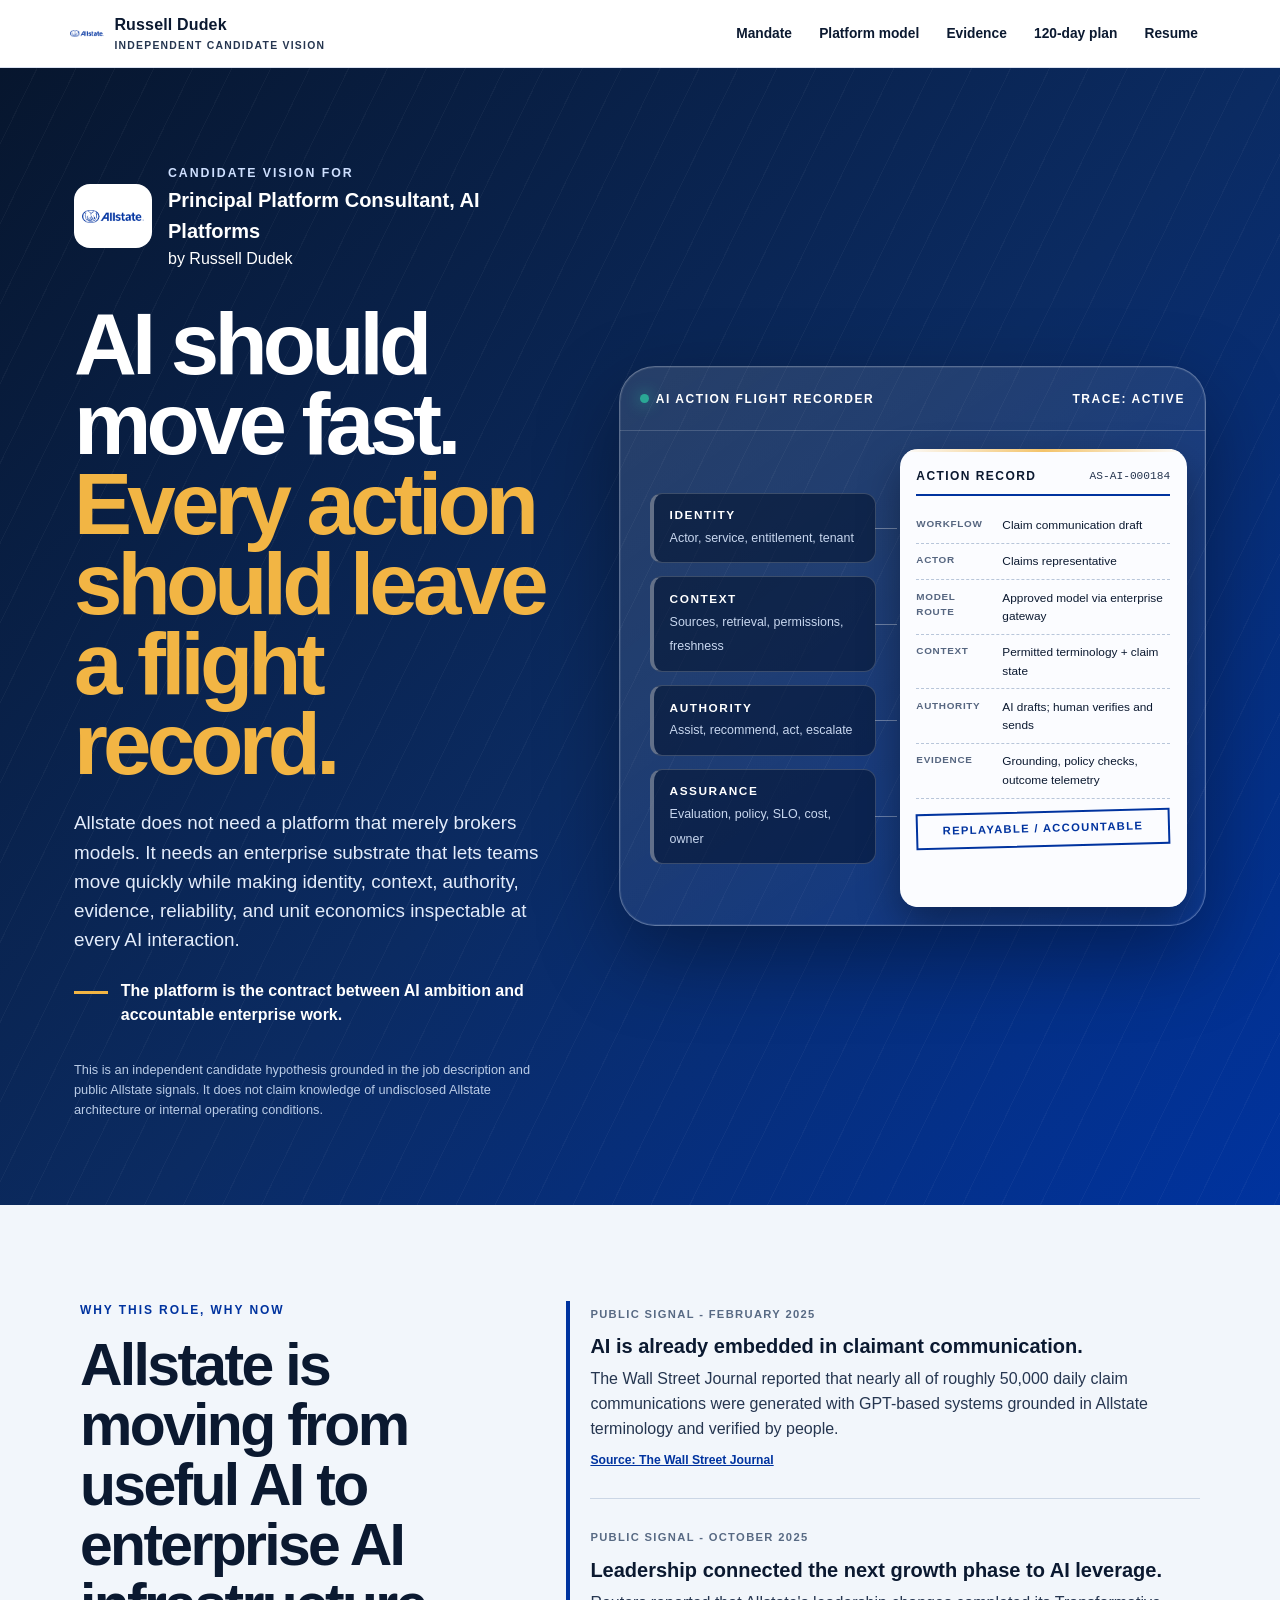
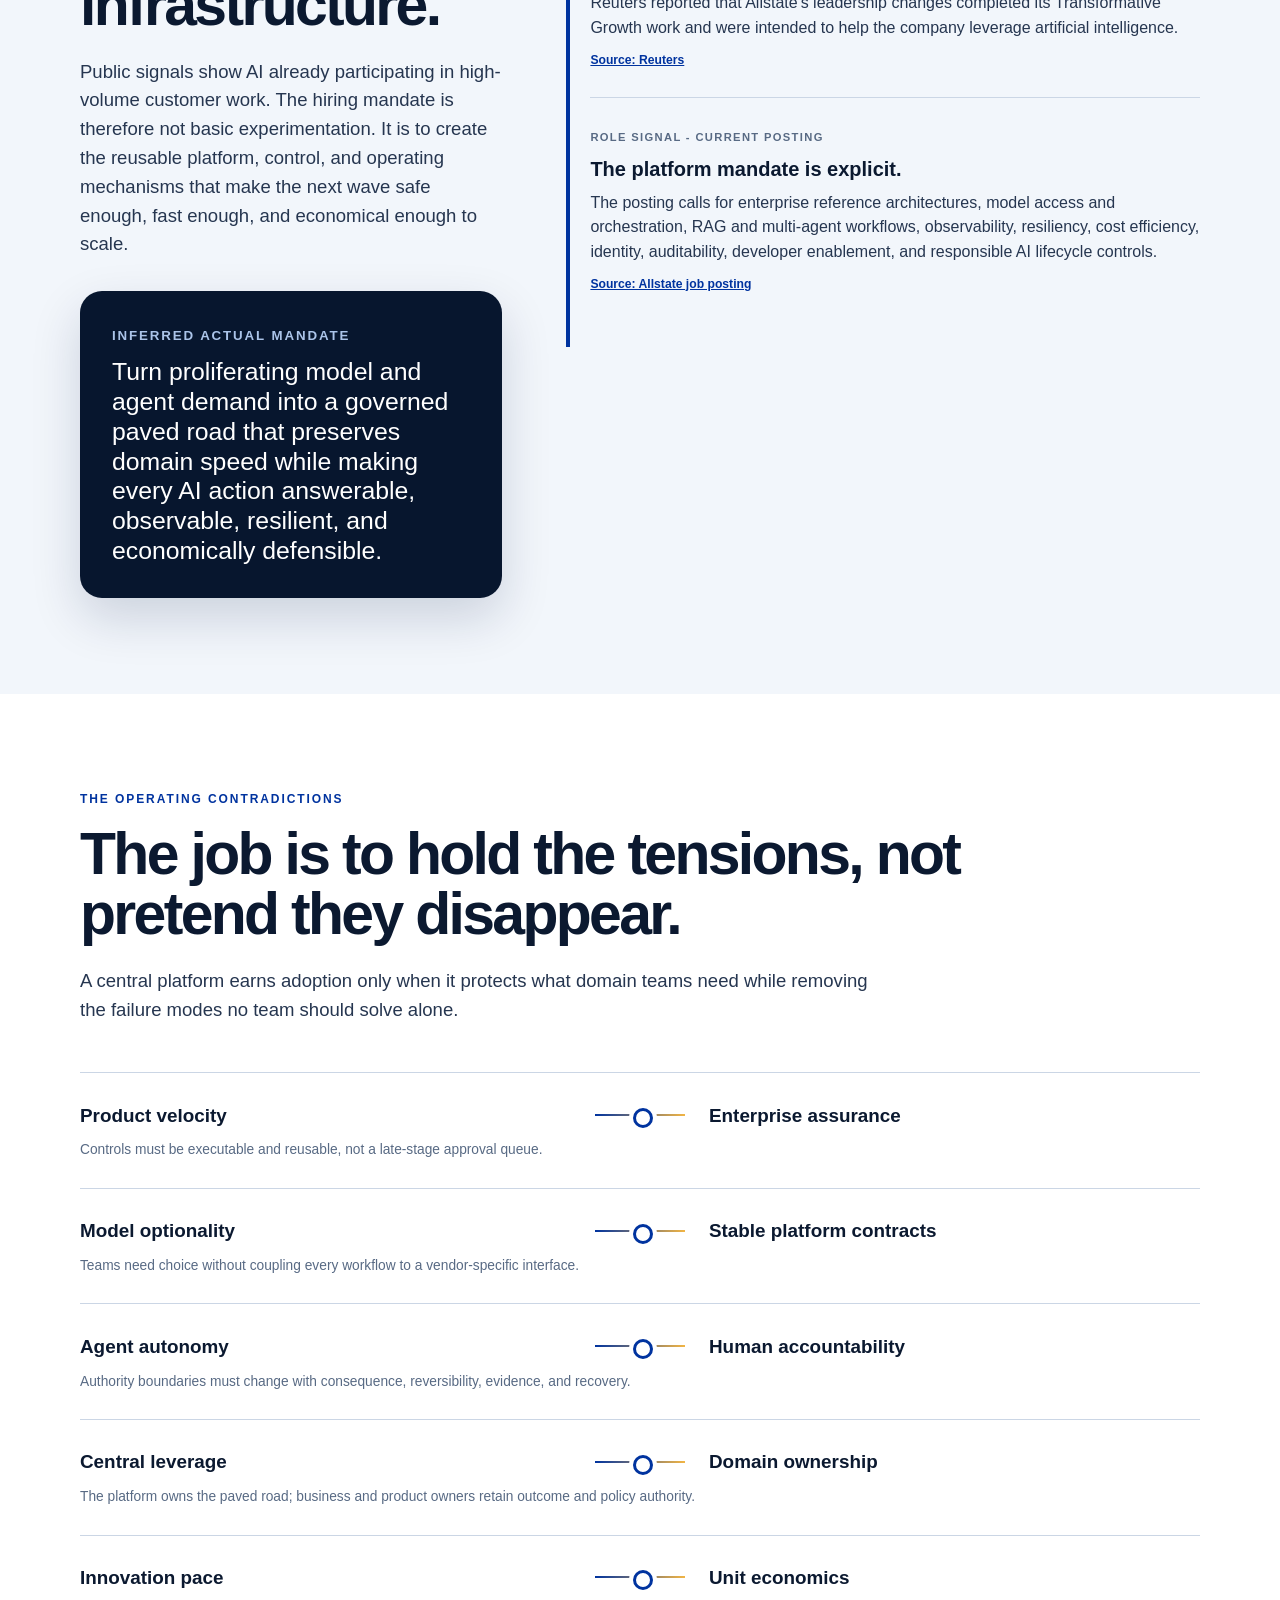
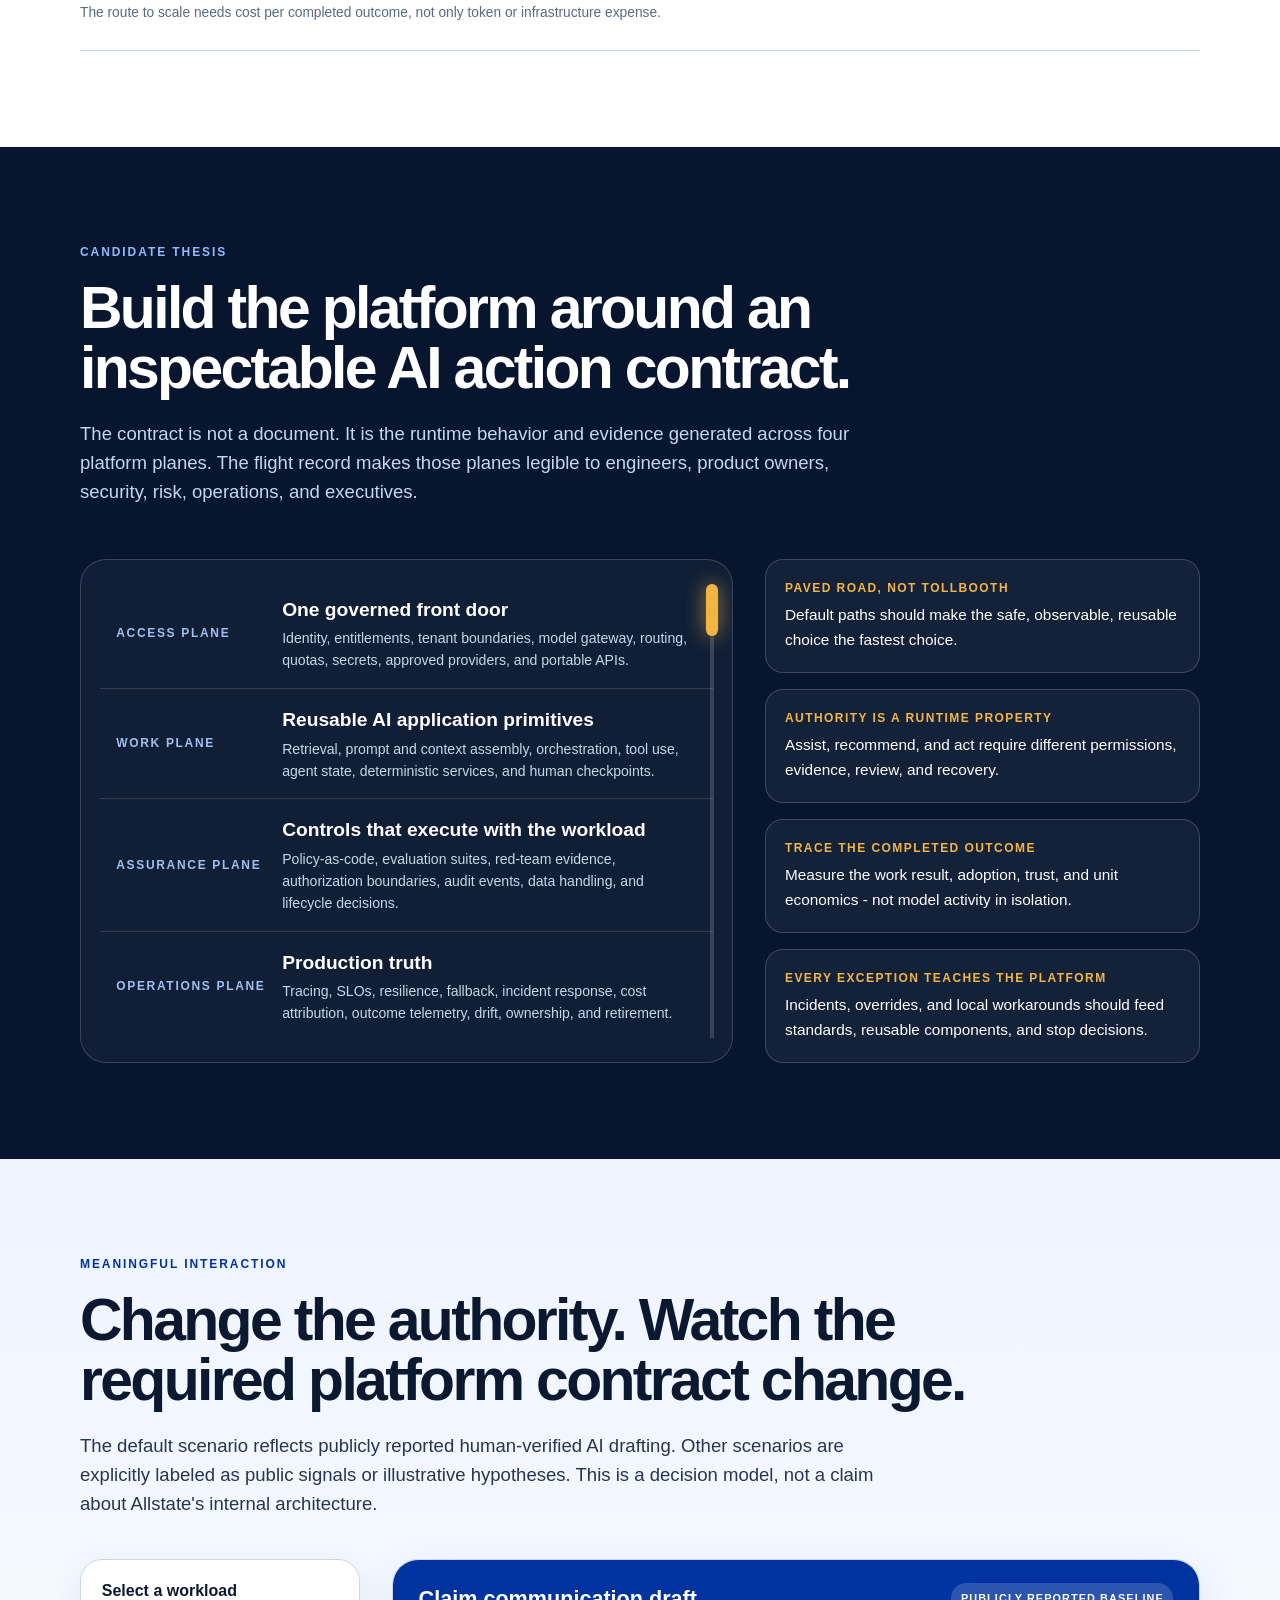
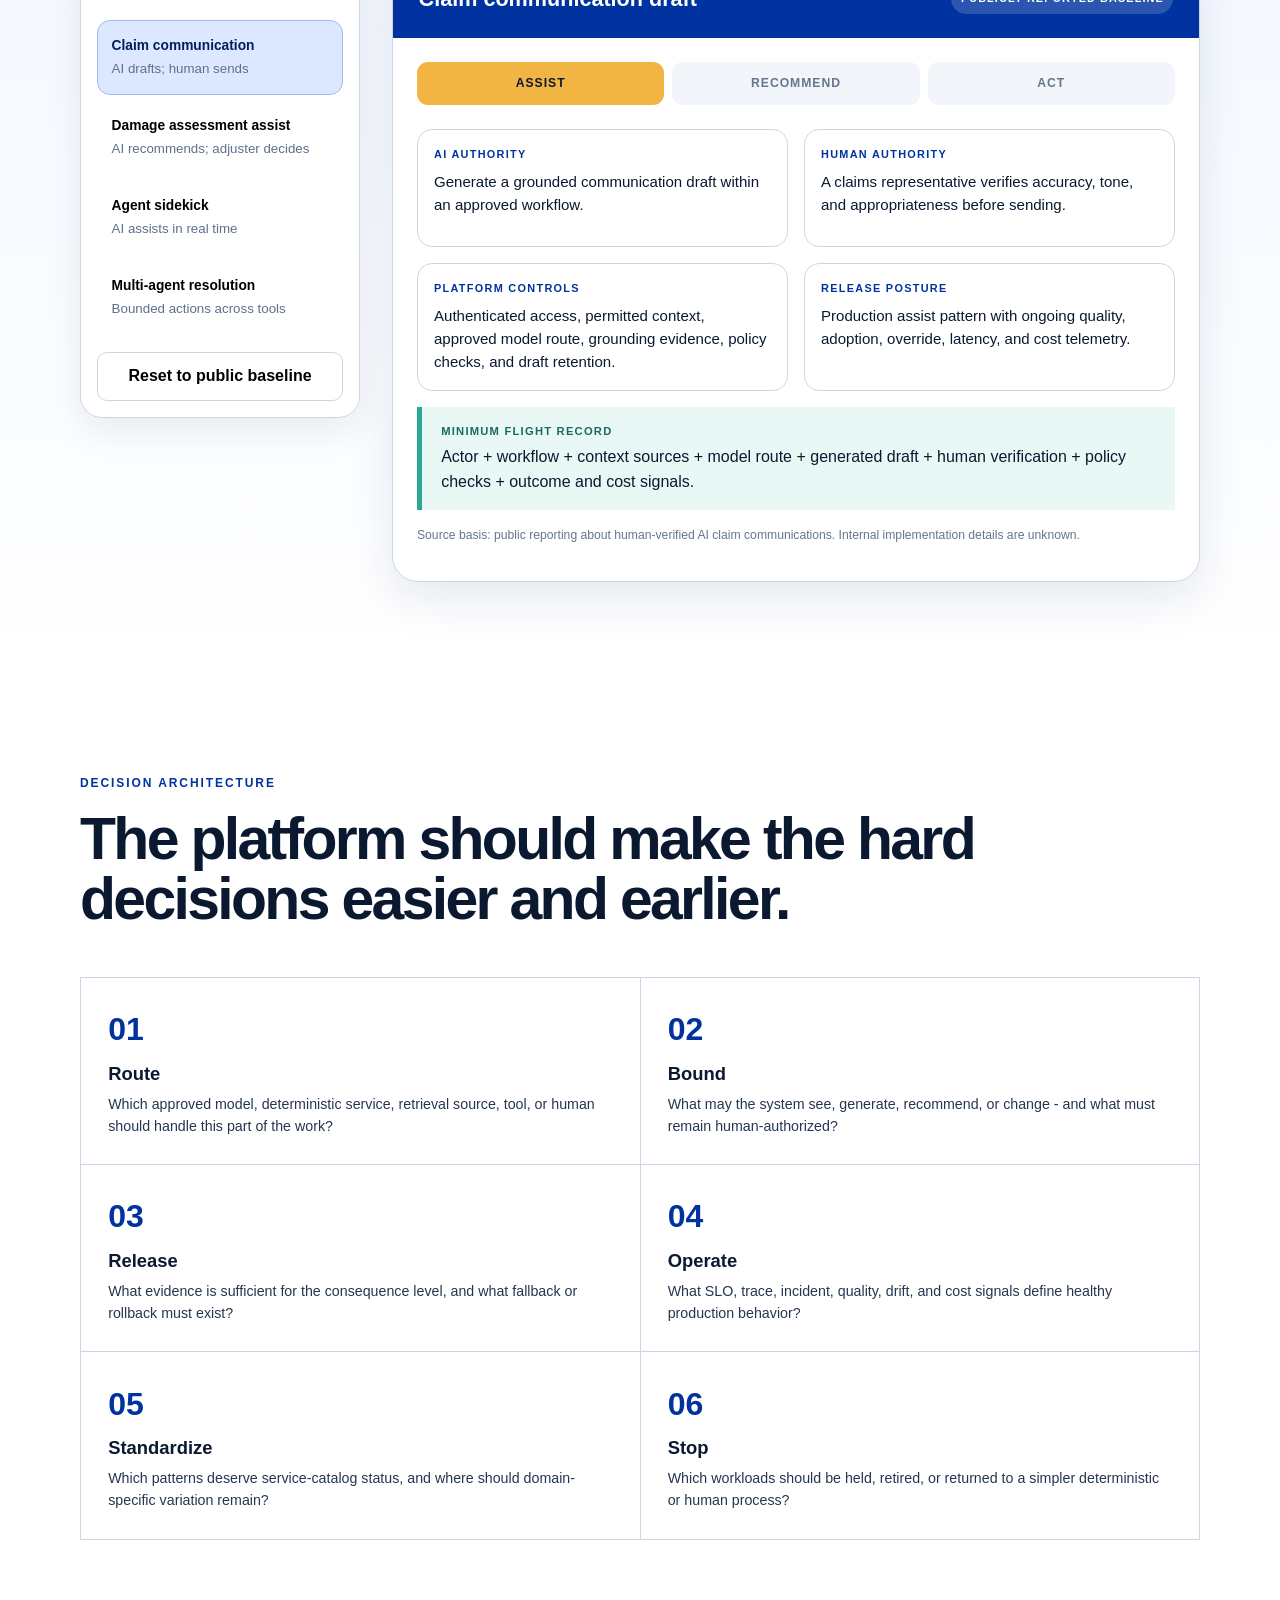
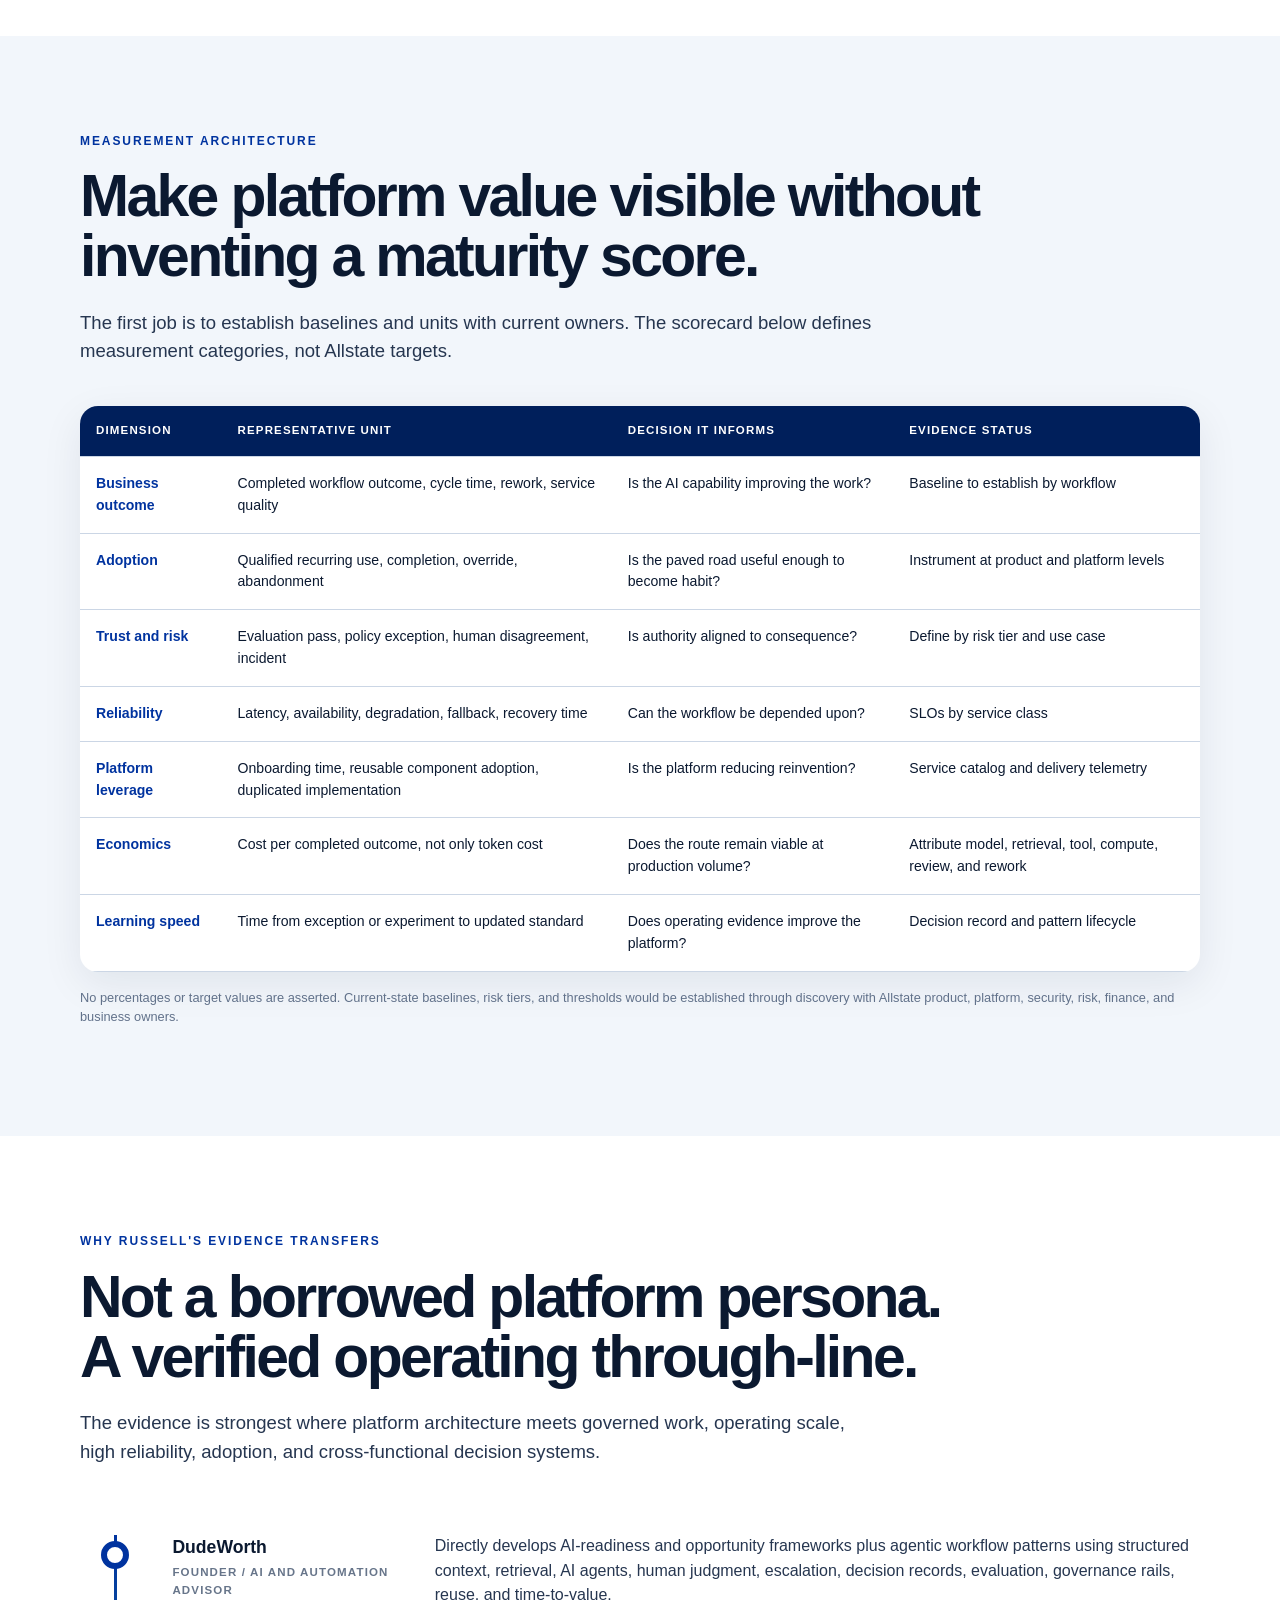
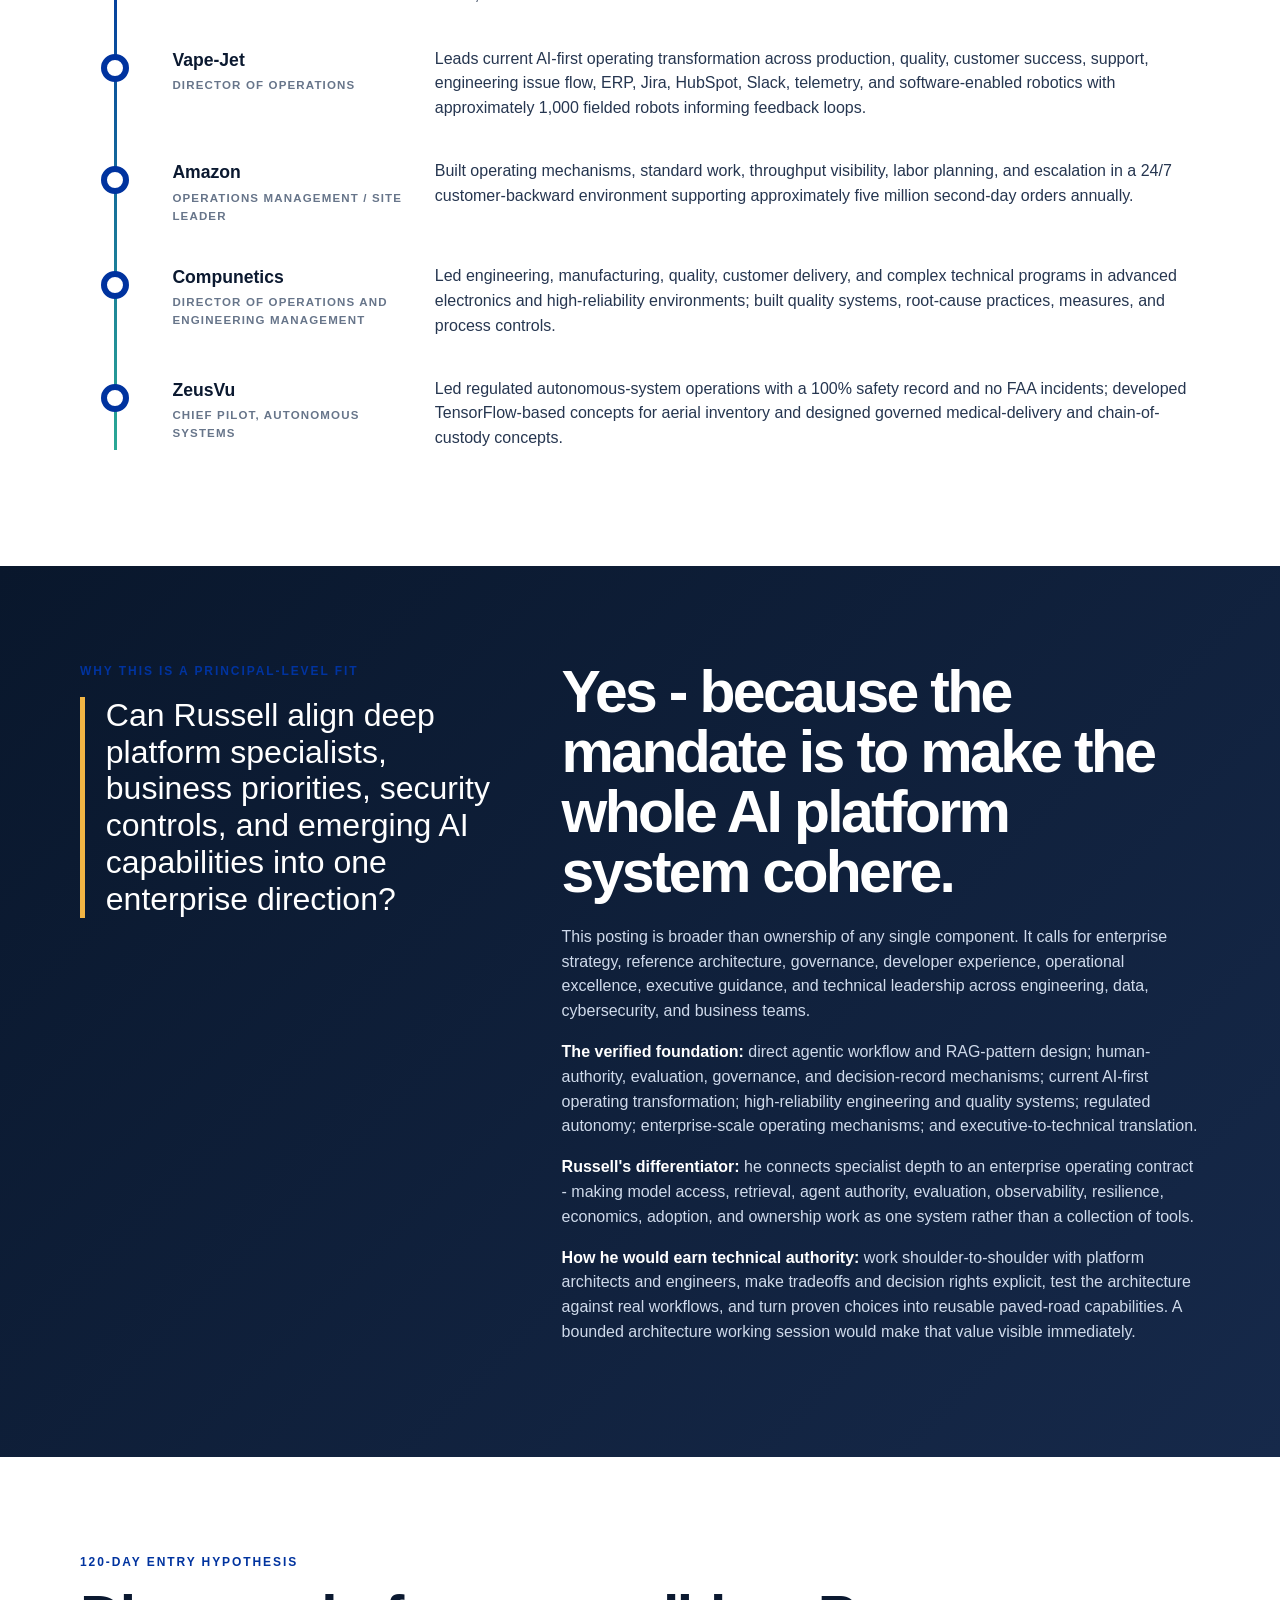
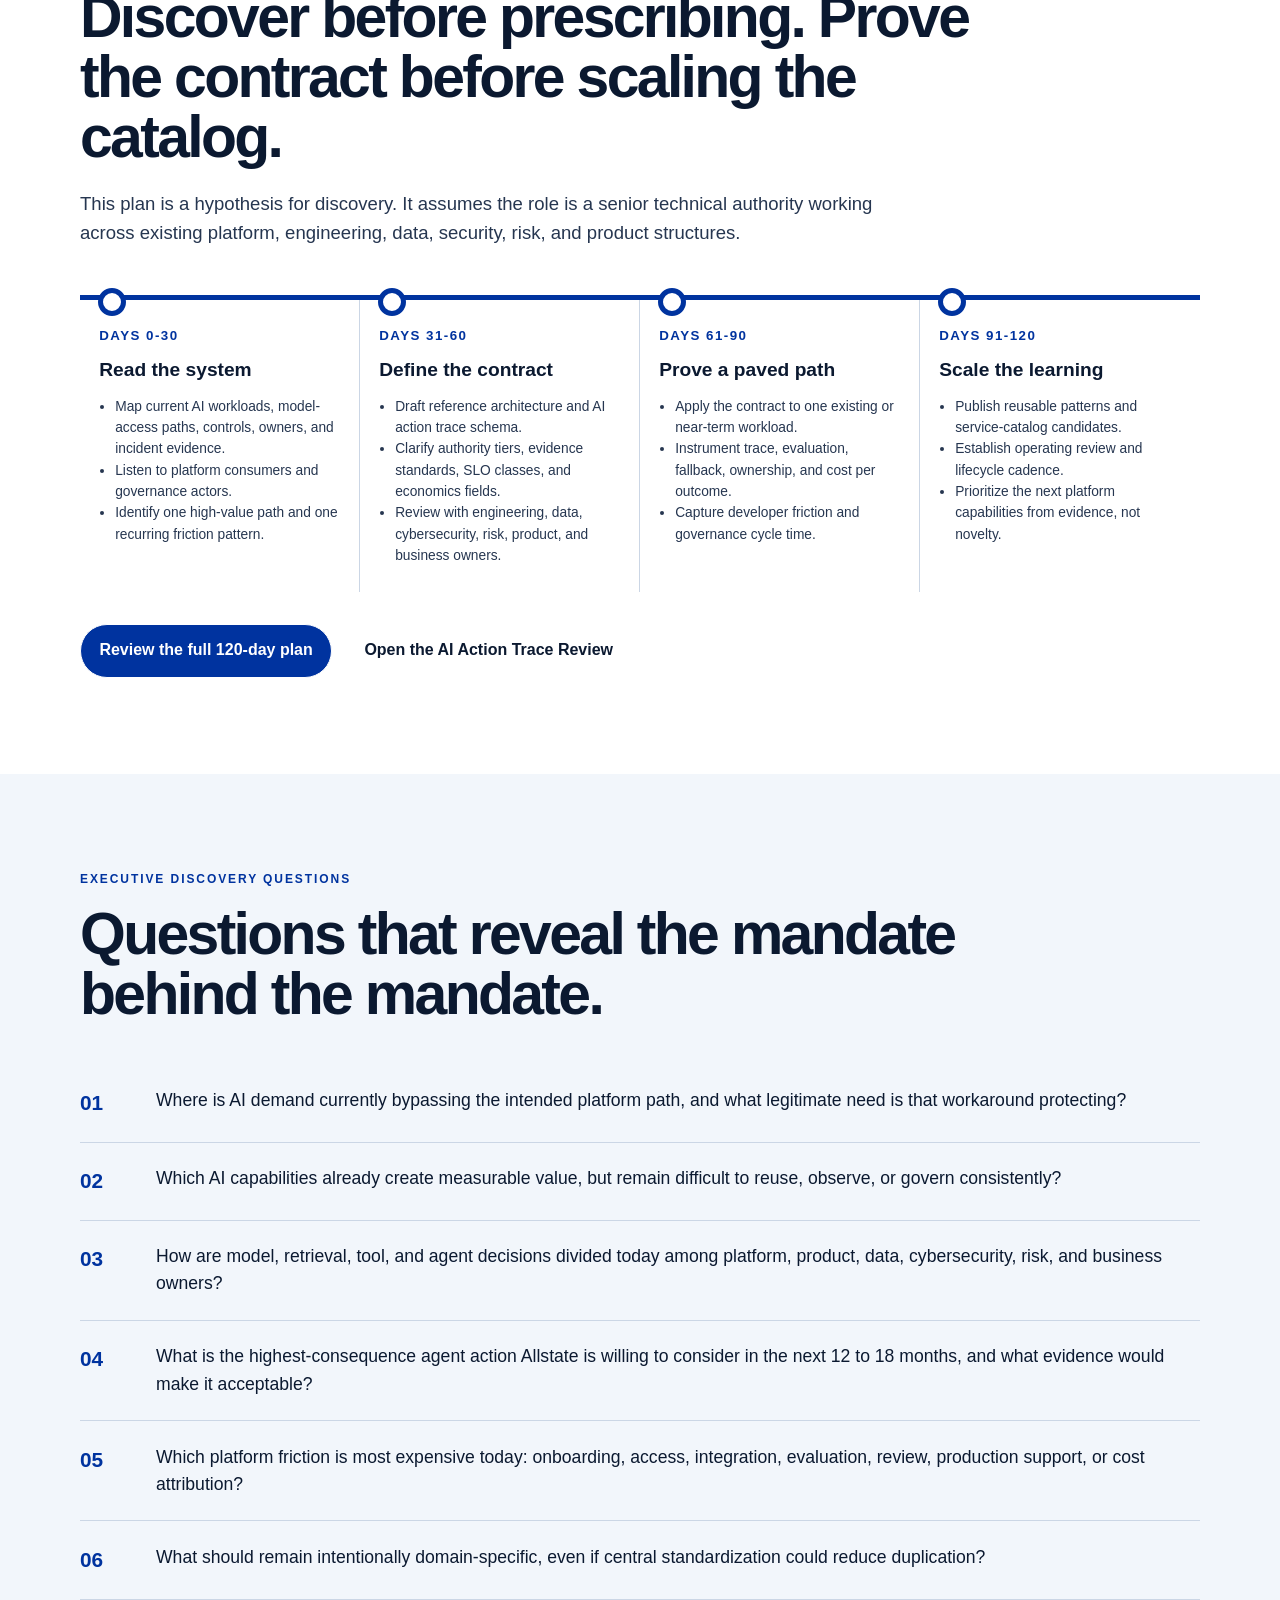
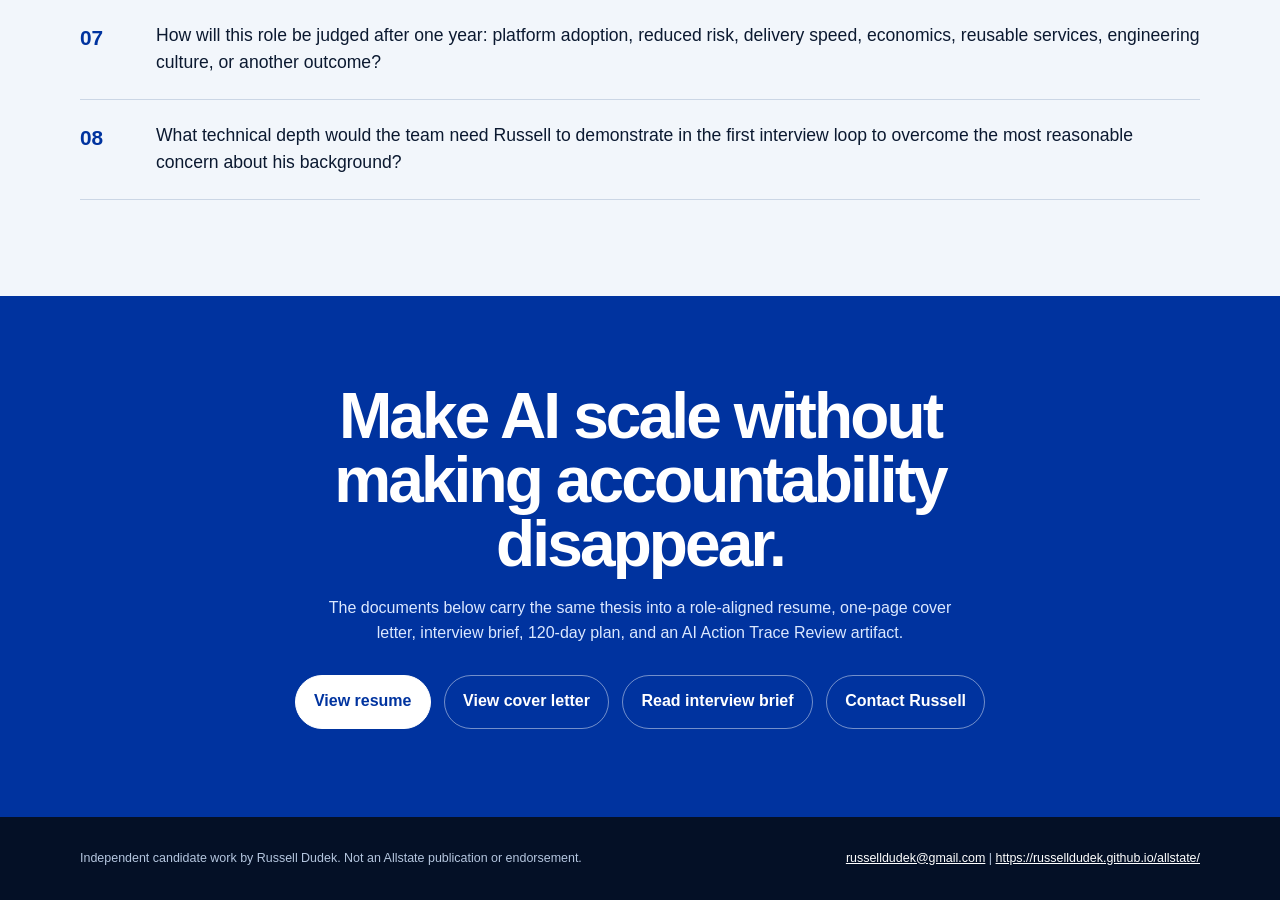
<file: index.html>
<!DOCTYPE html>
<html lang="en"><head><meta charset="utf-8"/><meta content="width=device-width,initial-scale=1" name="viewport"/><meta content="Independent candidate vision for Allstate Principal Platform Consultant, AI Platforms." name="description"/><meta content="Russell Dudek" name="author"/><title>Allstate AI Platforms Candidate Vision - Russell Dudek</title><link href="styles.css" rel="stylesheet"/><link href="assets/brand/allstate-hands.png" rel="icon"/></head><body><a class="skip-link" href="#main">Skip to content</a><nav aria-label="Primary" class="site-nav"><div class="nav-inner"><a class="brand-mini" href="index.html"><img alt="Allstate hands logo" src="assets/brand/allstate-hands.png"/><span>Russell Dudek<small>Independent candidate vision</small></span></a><button aria-controls="nav-links" aria-expanded="false" class="nav-toggle">Menu</button><div class="nav-links" id="nav-links"><a href="index.html#mandate">Mandate</a><a href="index.html#platform">Platform model</a><a href="index.html#evidence">Evidence</a><a href="120-day-plan.html">120-day plan</a><a href="resume.html">Resume</a></div></div></nav>
<main id="main">
<section class="hero"><div class="hero-grid"><div><div class="company-lockup"><img alt="Allstate hands logo" src="assets/brand/allstate-hands.png"/><div><span class="kicker">Candidate vision for</span><strong>Principal Platform Consultant, AI Platforms</strong><span>by Russell Dudek</span></div></div><h1>AI should move fast.<br/><em>Every action should leave a flight record.</em></h1><p class="hero-lede">Allstate does not need a platform that merely brokers models. It needs an enterprise substrate that lets teams move quickly while making identity, context, authority, evidence, reliability, and unit economics inspectable at every AI interaction.</p><div class="thesis-line">The platform is the contract between AI ambition and accountable enterprise work.</div><p class="hero-note">This is an independent candidate hypothesis grounded in the job description and public Allstate signals. It does not claim knowledge of undisclosed Allstate architecture or internal operating conditions.</p></div>
<div aria-label="Animated AI action flight recorder" class="recorder"><div class="recorder-shell is-recording"><div class="recorder-top"><span><i class="status-dot"></i>AI action flight recorder</span><span>Trace: active</span></div><div class="recorder-window"><div class="control-plates"><div class="control-plate"><b>Identity</b><span>Actor, service, entitlement, tenant</span></div><div class="control-plate"><b>Context</b><span>Sources, retrieval, permissions, freshness</span></div><div class="control-plate"><b>Authority</b><span>Assist, recommend, act, escalate</span></div><div class="control-plate"><b>Assurance</b><span>Evaluation, policy, SLO, cost, owner</span></div></div><div class="trace-paper"><div class="trace-sweep"></div><div class="trace-title"><b>Action record</b><span>AS-AI-000184</span></div><div class="trace-row"><b>Workflow</b><span>Claim communication draft</span></div><div class="trace-row"><b>Actor</b><span>Claims representative</span></div><div class="trace-row"><b>Model route</b><span>Approved model via enterprise gateway</span></div><div class="trace-row"><b>Context</b><span>Permitted terminology + claim state</span></div><div class="trace-row"><b>Authority</b><span>AI drafts; human verifies and sends</span></div><div class="trace-row"><b>Evidence</b><span>Grounding, policy checks, outcome telemetry</span></div><div class="trace-stamp">Replayable / accountable</div></div></div></div></div>
</div></section>
<section class="section moment" id="mandate"><div class="section-inner moment-grid"><div><div class="eyebrow">Why this role, why now</div><h2>Allstate is moving from useful AI to enterprise AI infrastructure.</h2><p class="section-intro">Public signals show AI already participating in high-volume customer work. The hiring mandate is therefore not basic experimentation. It is to create the reusable platform, control, and operating mechanisms that make the next wave safe enough, fast enough, and economical enough to scale.</p><div class="mandate-callout"><small>Inferred actual mandate</small><p>Turn proliferating model and agent demand into a governed paved road that preserves domain speed while making every AI action answerable, observable, resilient, and economically defensible.</p></div></div><div class="source-stack"><article class="source-signal"><span class="date">Public signal - February 2025</span><h3>AI is already embedded in claimant communication.</h3><p>The Wall Street Journal reported that nearly all of roughly 50,000 daily claim communications were generated with GPT-based systems grounded in Allstate terminology and verified by people.</p><a href="https://www.wsj.com/articles/turns-out-ai-is-more-empathetic-than-allstates-insurance-reps-cf5f7c98">Source: The Wall Street Journal</a></article><article class="source-signal"><span class="date">Public signal - October 2025</span><h3>Leadership connected the next growth phase to AI leverage.</h3><p>Reuters reported that Allstate's leadership changes completed its Transformative Growth work and were intended to help the company leverage artificial intelligence.</p><a href="https://www.reuters.com/business/allstate-reshuffles-leadership-names-mario-rizzo-coo-2025-10-01/">Source: Reuters</a></article><article class="source-signal"><span class="date">Role signal - current posting</span><h3>The platform mandate is explicit.</h3><p>The posting calls for enterprise reference architectures, model access and orchestration, RAG and multi-agent workflows, observability, resiliency, cost efficiency, identity, auditability, developer enablement, and responsible AI lifecycle controls.</p><a href="https://www.allstate.jobs/job/23571947/principal-platform-consultant-ai-platforms-remote-il/?source=LinkedInJB&amp;utm_source=LILimitedListings&amp;source=linkedinjobpostings">Source: Allstate job posting</a></article></div></div></section>
<section class="section tensions"><div class="section-inner"><div class="eyebrow">The operating contradictions</div><h2>The job is to hold the tensions, not pretend they disappear.</h2><p class="section-intro">A central platform earns adoption only when it protects what domain teams need while removing the failure modes no team should solve alone.</p><div class="tension-field"><div class="tension-row"><div class="tension-side">Product velocity</div><div class="tension-axis"></div><div class="tension-side">Enterprise assurance</div><div class="tension-note">Controls must be executable and reusable, not a late-stage approval queue.</div></div><div class="tension-row"><div class="tension-side">Model optionality</div><div class="tension-axis"></div><div class="tension-side">Stable platform contracts</div><div class="tension-note">Teams need choice without coupling every workflow to a vendor-specific interface.</div></div><div class="tension-row"><div class="tension-side">Agent autonomy</div><div class="tension-axis"></div><div class="tension-side">Human accountability</div><div class="tension-note">Authority boundaries must change with consequence, reversibility, evidence, and recovery.</div></div><div class="tension-row"><div class="tension-side">Central leverage</div><div class="tension-axis"></div><div class="tension-side">Domain ownership</div><div class="tension-note">The platform owns the paved road; business and product owners retain outcome and policy authority.</div></div><div class="tension-row"><div class="tension-side">Innovation pace</div><div class="tension-axis"></div><div class="tension-side">Unit economics</div><div class="tension-note">The route to scale needs cost per completed outcome, not only token or infrastructure expense.</div></div></div></div></section>
<section class="section architecture" id="platform"><div class="section-inner"><div class="eyebrow">Candidate thesis</div><h2>Build the platform around an inspectable AI action contract.</h2><p class="section-intro">The contract is not a document. It is the runtime behavior and evidence generated across four platform planes. The flight record makes those planes legible to engineers, product owners, security, risk, operations, and executives.</p><div class="platform-frame"><div class="planes"><div aria-hidden="true" class="flight-record-rail"></div><div class="plane"><div class="plane-label">Access plane</div><div><h3>One governed front door</h3><p>Identity, entitlements, tenant boundaries, model gateway, routing, quotas, secrets, approved providers, and portable APIs.</p></div></div><div class="plane"><div class="plane-label">Work plane</div><div><h3>Reusable AI application primitives</h3><p>Retrieval, prompt and context assembly, orchestration, tool use, agent state, deterministic services, and human checkpoints.</p></div></div><div class="plane"><div class="plane-label">Assurance plane</div><div><h3>Controls that execute with the workload</h3><p>Policy-as-code, evaluation suites, red-team evidence, authorization boundaries, audit events, data handling, and lifecycle decisions.</p></div></div><div class="plane"><div class="plane-label">Operations plane</div><div><h3>Production truth</h3><p>Tracing, SLOs, resilience, fallback, incident response, cost attribution, outcome telemetry, drift, ownership, and retirement.</p></div></div></div><div class="platform-principles"><div class="principle"><b>Paved road, not tollbooth</b><span>Default paths should make the safe, observable, reusable choice the fastest choice.</span></div><div class="principle"><b>Authority is a runtime property</b><span>Assist, recommend, and act require different permissions, evidence, review, and recovery.</span></div><div class="principle"><b>Trace the completed outcome</b><span>Measure the work result, adoption, trust, and unit economics - not model activity in isolation.</span></div><div class="principle"><b>Every exception teaches the platform</b><span>Incidents, overrides, and local workarounds should feed standards, reusable components, and stop decisions.</span></div></div></div></div></section>
<section class="section lab" id="trace-lab"><div class="section-inner"><div class="eyebrow">Meaningful interaction</div><h2>Change the authority. Watch the required platform contract change.</h2><p class="section-intro">The default scenario reflects publicly reported human-verified AI drafting. Other scenarios are explicitly labeled as public signals or illustrative hypotheses. This is a decision model, not a claim about Allstate's internal architecture.</p><div class="lab-grid"><div aria-label="AI workflow scenarios" class="scenario-panel" role="tablist"><h3>Select a workload</h3><button aria-selected="true" class="scenario-button" data-scenario="claims-comms" role="tab"><b>Claim communication</b><small>AI drafts; human sends</small></button><button aria-selected="false" class="scenario-button" data-scenario="damage-assist" role="tab"><b>Damage assessment assist</b><small>AI recommends; adjuster decides</small></button><button aria-selected="false" class="scenario-button" data-scenario="agent-sidekick" role="tab"><b>Agent sidekick</b><small>AI assists in real time</small></button><button aria-selected="false" class="scenario-button" data-scenario="multi-agent" role="tab"><b>Multi-agent resolution</b><small>Bounded actions across tools</small></button><button class="reset-button" id="scenario-reset">Reset to public baseline</button></div><div aria-live="polite" class="scenario-output"><div class="output-head"><h3 id="scenario-title">Claim communication draft</h3><span class="source-badge" id="scenario-source">Publicly reported baseline</span></div><div class="output-body"><div aria-label="Authority level" class="authority-meter"><div class="authority-step active" data-level="assist">Assist</div><div class="authority-step" data-level="recommend">Recommend</div><div class="authority-step" data-level="act">Act</div></div><div class="output-grid"><div class="output-field"><b>AI authority</b><p id="ai-authority">Generate a grounded communication draft within an approved workflow.</p></div><div class="output-field"><b>Human authority</b><p id="human-authority">A claims representative verifies accuracy, tone, and appropriateness before sending.</p></div><div class="output-field"><b>Platform controls</b><p id="platform-controls">Authenticated access, permitted context, approved model route, grounding evidence, policy checks, and draft retention.</p></div><div class="output-field"><b>Release posture</b><p id="release-posture">Production assist pattern with ongoing quality, adoption, override, latency, and cost telemetry.</p></div></div><div class="required-record"><b>Minimum flight record</b><p id="required-record">Actor + workflow + context sources + model route + generated draft + human verification + policy checks + outcome and cost signals.</p></div><p class="lab-disclaimer" id="scenario-disclaimer">Source basis: public reporting about human-verified AI claim communications. Internal implementation details are unknown.</p></div></div></div></div></section>
<section class="section decisions"><div class="section-inner"><div class="eyebrow">Decision architecture</div><h2>The platform should make the hard decisions easier and earlier.</h2><div class="decision-map"><div class="decision-item"><span>01</span><h3>Route</h3><p>Which approved model, deterministic service, retrieval source, tool, or human should handle this part of the work?</p></div><div class="decision-item"><span>02</span><h3>Bound</h3><p>What may the system see, generate, recommend, or change - and what must remain human-authorized?</p></div><div class="decision-item"><span>03</span><h3>Release</h3><p>What evidence is sufficient for the consequence level, and what fallback or rollback must exist?</p></div><div class="decision-item"><span>04</span><h3>Operate</h3><p>What SLO, trace, incident, quality, drift, and cost signals define healthy production behavior?</p></div><div class="decision-item"><span>05</span><h3>Standardize</h3><p>Which patterns deserve service-catalog status, and where should domain-specific variation remain?</p></div><div class="decision-item"><span>06</span><h3>Stop</h3><p>Which workloads should be held, retired, or returned to a simpler deterministic or human process?</p></div></div></div></section>
<section class="section scorecard"><div class="section-inner"><div class="eyebrow">Measurement architecture</div><h2>Make platform value visible without inventing a maturity score.</h2><p class="section-intro">The first job is to establish baselines and units with current owners. The scorecard below defines measurement categories, not Allstate targets.</p><table class="score-table"><thead><tr><th>Dimension</th><th>Representative unit</th><th>Decision it informs</th><th>Evidence status</th></tr></thead><tbody><tr><td>Business outcome</td><td>Completed workflow outcome, cycle time, rework, service quality</td><td>Is the AI capability improving the work?</td><td>Baseline to establish by workflow</td></tr><tr><td>Adoption</td><td>Qualified recurring use, completion, override, abandonment</td><td>Is the paved road useful enough to become habit?</td><td>Instrument at product and platform levels</td></tr><tr><td>Trust and risk</td><td>Evaluation pass, policy exception, human disagreement, incident</td><td>Is authority aligned to consequence?</td><td>Define by risk tier and use case</td></tr><tr><td>Reliability</td><td>Latency, availability, degradation, fallback, recovery time</td><td>Can the workflow be depended upon?</td><td>SLOs by service class</td></tr><tr><td>Platform leverage</td><td>Onboarding time, reusable component adoption, duplicated implementation</td><td>Is the platform reducing reinvention?</td><td>Service catalog and delivery telemetry</td></tr><tr><td>Economics</td><td>Cost per completed outcome, not only token cost</td><td>Does the route remain viable at production volume?</td><td>Attribute model, retrieval, tool, compute, review, and rework</td></tr><tr><td>Learning speed</td><td>Time from exception or experiment to updated standard</td><td>Does operating evidence improve the platform?</td><td>Decision record and pattern lifecycle</td></tr></tbody></table><p class="score-note">No percentages or target values are asserted. Current-state baselines, risk tiers, and thresholds would be established through discovery with Allstate product, platform, security, risk, finance, and business owners.</p></div></section>
<section class="section evidence" id="evidence"><div class="section-inner"><div class="eyebrow">Why Russell's evidence transfers</div><h2>Not a borrowed platform persona. A verified operating through-line.</h2><p class="section-intro">The evidence is strongest where platform architecture meets governed work, operating scale, high reliability, adoption, and cross-functional decision systems.</p><div class="evidence-river"><article class="evidence-node"><div class="evidence-dot"></div><h3>DudeWorth<small>Founder / AI and Automation Advisor</small></h3><p>Directly develops AI-readiness and opportunity frameworks plus agentic workflow patterns using structured context, retrieval, AI agents, human judgment, escalation, decision records, evaluation, governance rails, reuse, and time-to-value.</p></article><article class="evidence-node"><div class="evidence-dot"></div><h3>Vape-Jet<small>Director of Operations</small></h3><p>Leads current AI-first operating transformation across production, quality, customer success, support, engineering issue flow, ERP, Jira, HubSpot, Slack, telemetry, and software-enabled robotics with approximately 1,000 fielded robots informing feedback loops.</p></article><article class="evidence-node"><div class="evidence-dot"></div><h3>Amazon<small>Operations Management / Site Leader</small></h3><p>Built operating mechanisms, standard work, throughput visibility, labor planning, and escalation in a 24/7 customer-backward environment supporting approximately five million second-day orders annually.</p></article><article class="evidence-node"><div class="evidence-dot"></div><h3>Compunetics<small>Director of Operations and Engineering Management</small></h3><p>Led engineering, manufacturing, quality, customer delivery, and complex technical programs in advanced electronics and high-reliability environments; built quality systems, root-cause practices, measures, and process controls.</p></article><article class="evidence-node"><div class="evidence-dot"></div><h3>ZeusVu<small>Chief Pilot, Autonomous Systems</small></h3><p>Led regulated autonomous-system operations with a 100% safety record and no FAA incidents; developed TensorFlow-based concepts for aerial inventory and designed governed medical-delivery and chain-of-custody concepts.</p></article></div></div></section>
<section class="section objection"><div class="section-inner objection-grid"><div><div class="eyebrow">Why this is a principal-level fit</div><div class="objection-question">Can Russell align deep platform specialists, business priorities, security controls, and emerging AI capabilities into one enterprise direction?</div></div><div class="objection-answer"><h2>Yes - because the mandate is to make the whole AI platform system cohere.</h2><p>This posting is broader than ownership of any single component. It calls for enterprise strategy, reference architecture, governance, developer experience, operational excellence, executive guidance, and technical leadership across engineering, data, cybersecurity, and business teams.</p><p><strong>The verified foundation: </strong>direct agentic workflow and RAG-pattern design; human-authority, evaluation, governance, and decision-record mechanisms; current AI-first operating transformation; high-reliability engineering and quality systems; regulated autonomy; enterprise-scale operating mechanisms; and executive-to-technical translation.</p><p><strong>Russell's differentiator: </strong>he connects specialist depth to an enterprise operating contract - making model access, retrieval, agent authority, evaluation, observability, resilience, economics, adoption, and ownership work as one system rather than a collection of tools.</p><p><strong>How he would earn technical authority: </strong>work shoulder-to-shoulder with platform architects and engineers, make tradeoffs and decision rights explicit, test the architecture against real workflows, and turn proven choices into reusable paved-road capabilities. A bounded architecture working session would make that value visible immediately.</p></div></div></section>
<section class="section entry"><div class="section-inner"><div class="eyebrow">120-day entry hypothesis</div><h2>Discover before prescribing. Prove the contract before scaling the catalog.</h2><p class="section-intro">This plan is a hypothesis for discovery. It assumes the role is a senior technical authority working across existing platform, engineering, data, security, risk, and product structures.</p><div class="timeline"><div class="phase"><small>Days 0-30</small><h3>Read the system</h3><ul><li>Map current AI workloads, model-access paths, controls, owners, and incident evidence.</li><li>Listen to platform consumers and governance actors.</li><li>Identify one high-value path and one recurring friction pattern.</li></ul></div><div class="phase"><small>Days 31-60</small><h3>Define the contract</h3><ul><li>Draft reference architecture and AI action trace schema.</li><li>Clarify authority tiers, evidence standards, SLO classes, and economics fields.</li><li>Review with engineering, data, cybersecurity, risk, product, and business owners.</li></ul></div><div class="phase"><small>Days 61-90</small><h3>Prove a paved path</h3><ul><li>Apply the contract to one existing or near-term workload.</li><li>Instrument trace, evaluation, fallback, ownership, and cost per outcome.</li><li>Capture developer friction and governance cycle time.</li></ul></div><div class="phase"><small>Days 91-120</small><h3>Scale the learning</h3><ul><li>Publish reusable patterns and service-catalog candidates.</li><li>Establish operating review and lifecycle cadence.</li><li>Prioritize the next platform capabilities from evidence, not novelty.</li></ul></div></div><div class="cta-links" style="justify-content:flex-start;margin-top:2rem"><a class="primary" href="120-day-plan.html" style="background:var(--allstate-blue);color:#fff">Review the full 120-day plan</a><a href="ai-action-trace.html">Open the AI Action Trace Review</a></div></div></section>
<section class="section questions"><div class="section-inner"><div class="eyebrow">Executive discovery questions</div><h2>Questions that reveal the mandate behind the mandate.</h2><div class="question-list"><div class="question">Where is AI demand currently bypassing the intended platform path, and what legitimate need is that workaround protecting?</div><div class="question">Which AI capabilities already create measurable value, but remain difficult to reuse, observe, or govern consistently?</div><div class="question">How are model, retrieval, tool, and agent decisions divided today among platform, product, data, cybersecurity, risk, and business owners?</div><div class="question">What is the highest-consequence agent action Allstate is willing to consider in the next 12 to 18 months, and what evidence would make it acceptable?</div><div class="question">Which platform friction is most expensive today: onboarding, access, integration, evaluation, review, production support, or cost attribution?</div><div class="question">What should remain intentionally domain-specific, even if central standardization could reduce duplication?</div><div class="question">How will this role be judged after one year: platform adoption, reduced risk, delivery speed, economics, reusable services, engineering culture, or another outcome?</div><div class="question">What technical depth would the team need Russell to demonstrate in the first interview loop to overcome the most reasonable concern about his background?</div></div></div></section>
<section class="cta"><h2>Make AI scale without making accountability disappear.</h2><p>The documents below carry the same thesis into a role-aligned resume, one-page cover letter, interview brief, 120-day plan, and an AI Action Trace Review artifact.</p><div class="cta-links"><a class="primary" href="resume.html">View resume</a><a href="cover-letter.html">View cover letter</a><a href="interview-brief.html">Read interview brief</a><a href="mailto:russelldudek@gmail.com">Contact Russell</a></div></section>
</main><footer class="site-footer"><div class="footer-inner"><span>Independent candidate work by Russell Dudek. Not an Allstate publication or endorsement.</span><span><a href="mailto:russelldudek@gmail.com">russelldudek@gmail.com</a> | <a href="https://russelldudek.github.io/allstate/">https://russelldudek.github.io/allstate/</a></span></div></footer><script src="app.js"></script></body></html>
</file>
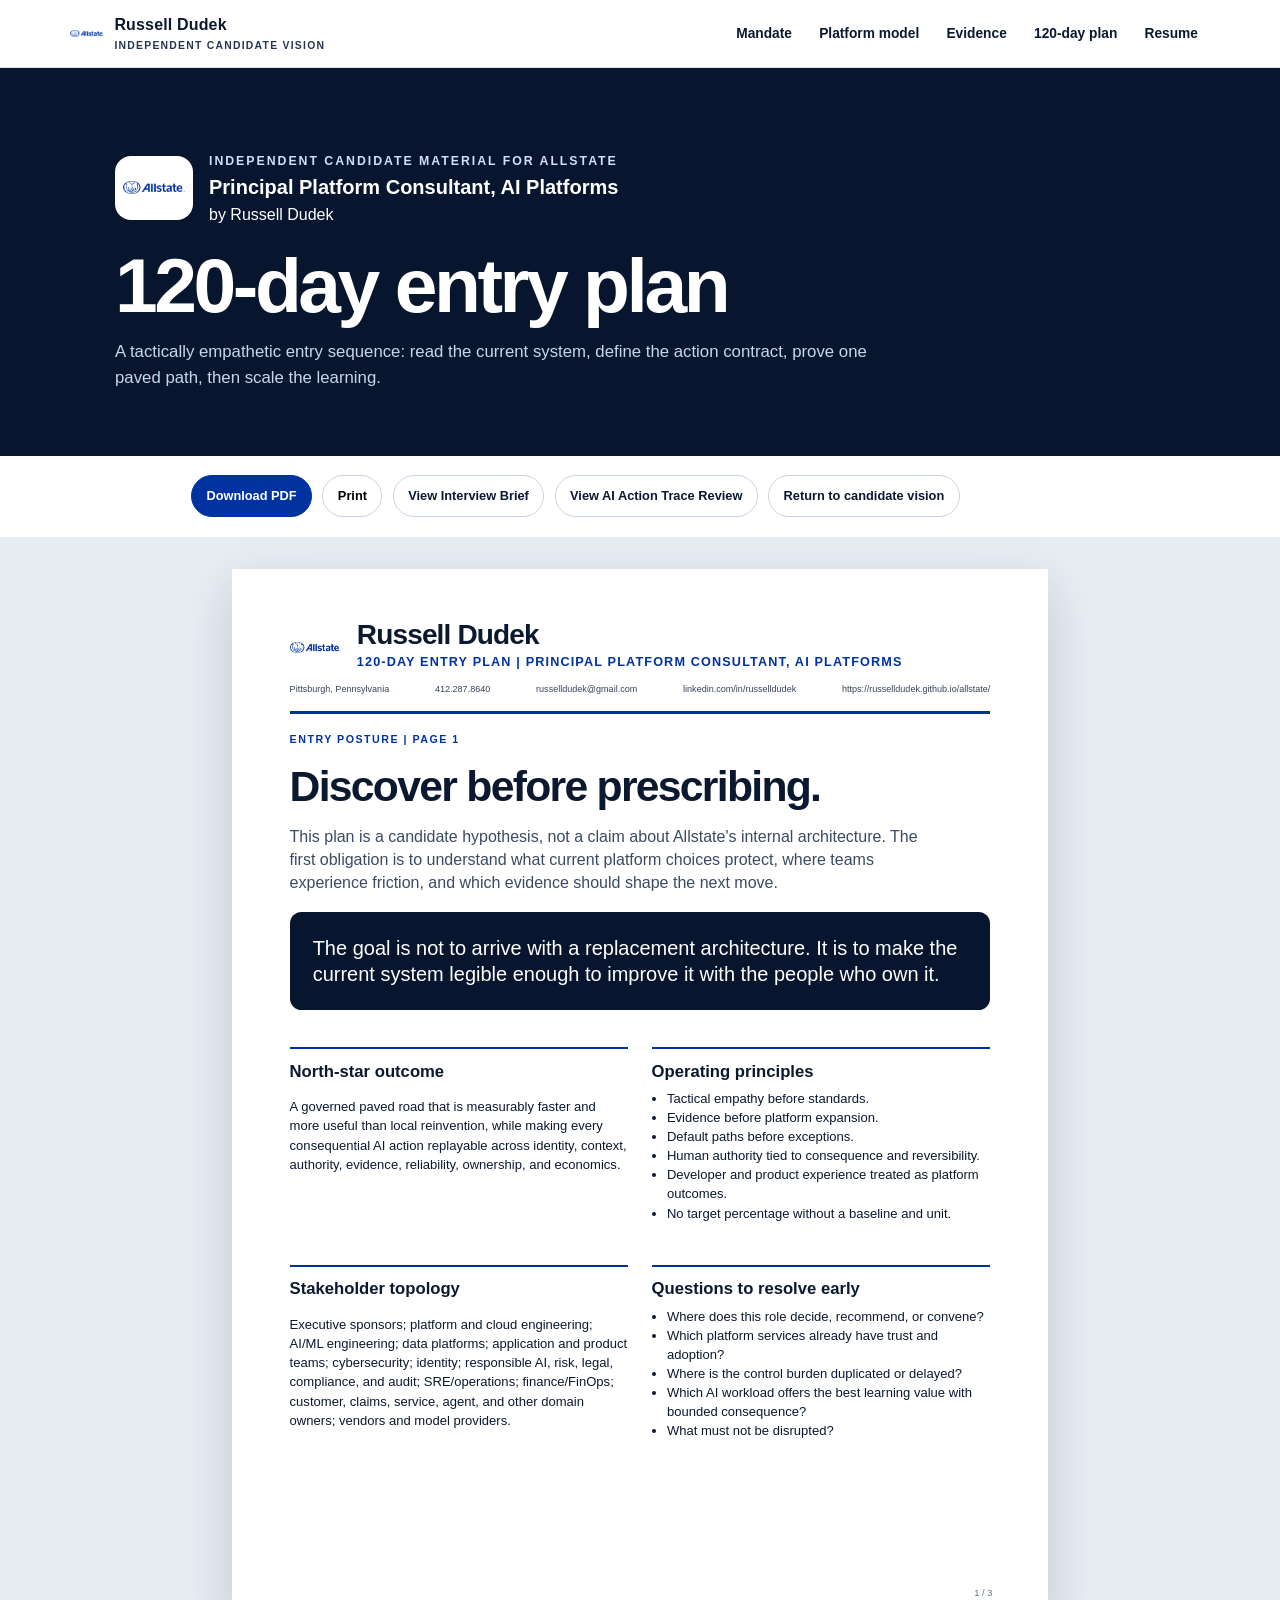
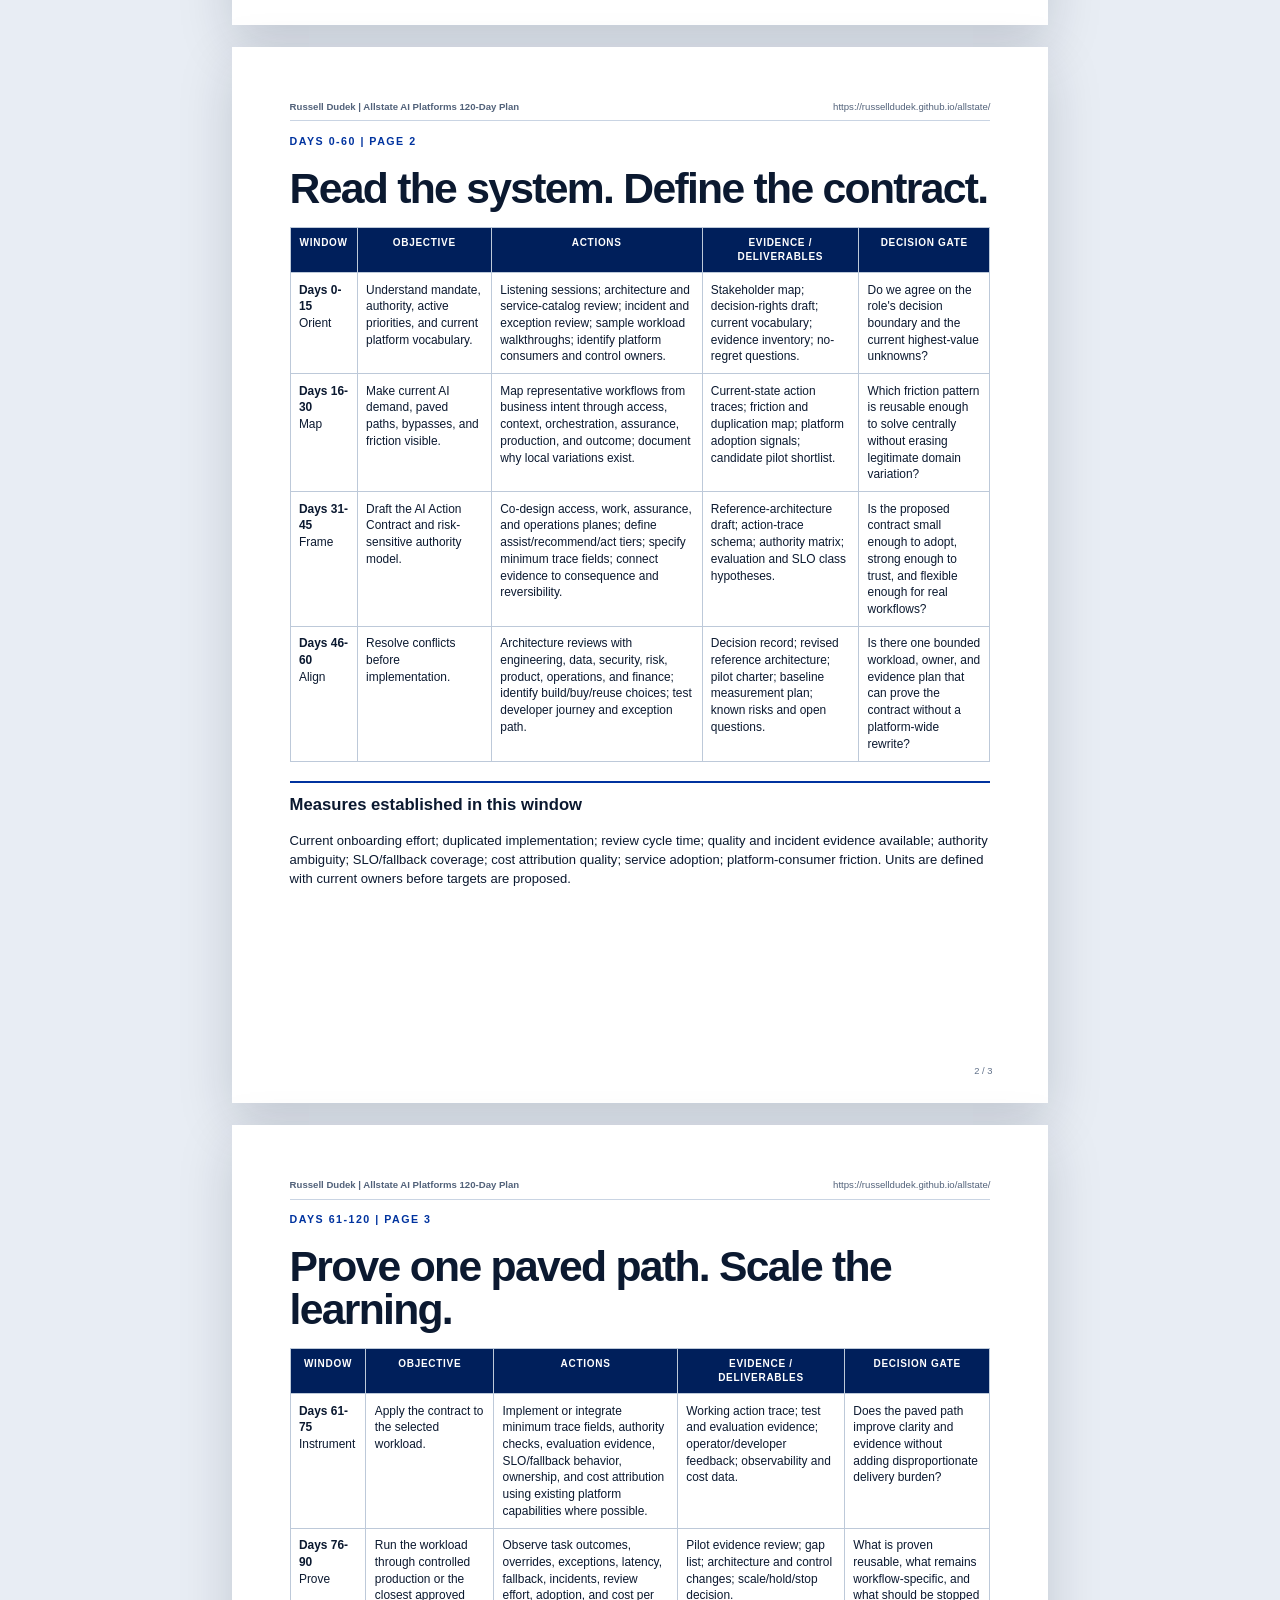
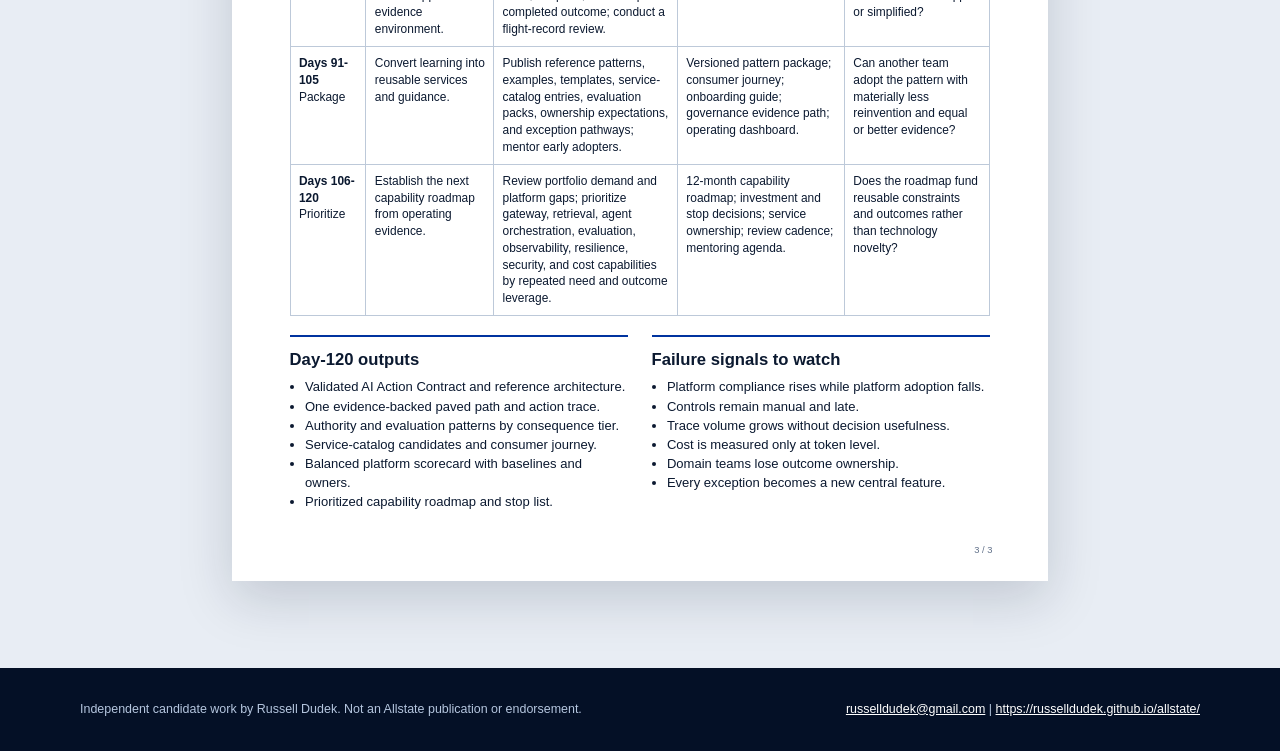
<file: 120-day-plan.html>
<!doctype html><html lang="en"><head><meta charset="utf-8"><meta name="viewport" content="width=device-width,initial-scale=1"><meta name="description" content="120-day entry plan for Allstate Principal Platform Consultant, AI Platforms."><meta name="author" content="Russell Dudek"><title>Allstate AI Platforms 120-Day Entry Plan - Russell Dudek</title><link rel="stylesheet" href="styles.css"><link rel="icon" href="assets/brand/allstate-hands.png"></head><body><a class="skip-link" href="#main">Skip to content</a><nav class="site-nav" aria-label="Primary"><div class="nav-inner"><a class="brand-mini" href="index.html"><img src="assets/brand/allstate-hands.png" alt="Allstate hands logo"><span>Russell Dudek<small>Independent candidate vision</small></span></a><button class="nav-toggle" aria-expanded="false" aria-controls="nav-links">Menu</button><div class="nav-links" id="nav-links"><a href="index.html#mandate">Mandate</a><a href="index.html#platform">Platform model</a><a href="index.html#evidence">Evidence</a><a href="120-day-plan.html">120-day plan</a><a href="resume.html">Resume</a></div></div></nav><header class="page-hero"><div class="page-hero-inner"><div class="company-lockup"><img src="assets/brand/allstate-hands.png" alt="Allstate hands logo"><div><span class="kicker">Independent candidate material for Allstate</span><strong>Principal Platform Consultant, AI Platforms</strong><span>by Russell Dudek</span></div></div><h1>120-day entry plan</h1><p>A tactically empathetic entry sequence: read the current system, define the action contract, prove one paved path, then scale the learning.</p></div></header><div class="doc-actions"><a class="primary" href="docs/Russell-Dudek-Allstate-120-Day-Plan.pdf" download>Download PDF</a><button onclick="window.print()">Print</button><a href="interview-brief.html">View Interview Brief</a><a href="ai-action-trace.html">View AI Action Trace Review</a><a href="index.html">Return to candidate vision</a></div><main class="document-stage" id="main"><section class="report-page"><header class="doc-header"><img src="assets/brand/allstate-hands.png" alt="Allstate hands logo"><div><div class="doc-name">Russell Dudek</div><div class="doc-role">120-Day Entry Plan | Principal Platform Consultant, AI Platforms</div></div><div class="doc-contact"><span>Pittsburgh, Pennsylvania</span><span>412.287.8640</span><a href="mailto:russelldudek@gmail.com">russelldudek@gmail.com</a><a href="https://www.linkedin.com/in/russelldudek">linkedin.com/in/russelldudek</a><a href="https://russelldudek.github.io/allstate/">https://russelldudek.github.io/allstate/</a></div></header><div class="report-kicker">Entry posture | Page 1</div><h1 class="report-title">Discover before prescribing.</h1><p class="report-deck">This plan is a candidate hypothesis, not a claim about Allstate's internal architecture. The first obligation is to understand what current platform choices protect, where teams experience friction, and which evidence should shape the next move.</p><div class="quote-block">The goal is not to arrive with a replacement architecture. It is to make the current system legible enough to improve it with the people who own it.</div><div class="report-grid"><div class="report-block"><h2>North-star outcome</h2><p>A governed paved road that is measurably faster and more useful than local reinvention, while making every consequential AI action replayable across identity, context, authority, evidence, reliability, ownership, and economics.</p></div><div class="report-block"><h2>Operating principles</h2><ul><li>Tactical empathy before standards.</li><li>Evidence before platform expansion.</li><li>Default paths before exceptions.</li><li>Human authority tied to consequence and reversibility.</li><li>Developer and product experience treated as platform outcomes.</li><li>No target percentage without a baseline and unit.</li></ul></div><div class="report-block"><h2>Stakeholder topology</h2><p>Executive sponsors; platform and cloud engineering; AI/ML engineering; data platforms; application and product teams; cybersecurity; identity; responsible AI, risk, legal, compliance, and audit; SRE/operations; finance/FinOps; customer, claims, service, agent, and other domain owners; vendors and model providers.</p></div><div class="report-block"><h2>Questions to resolve early</h2><ul><li>Where does this role decide, recommend, or convene?</li><li>Which platform services already have trust and adoption?</li><li>Where is the control burden duplicated or delayed?</li><li>Which AI workload offers the best learning value with bounded consequence?</li><li>What must not be disrupted?</li></ul></div></div><div class="page-number">1 / 3</div></section><section class="report-page"><div class="continuation"><strong>Russell Dudek | Allstate AI Platforms 120-Day Plan</strong><span>https://russelldudek.github.io/allstate/</span></div><div class="report-kicker">Days 0-60 | Page 2</div><h1 class="report-title">Read the system. Define the contract.</h1><table class="report-table"><thead><tr><th>Window</th><th>Objective</th><th>Actions</th><th>Evidence / deliverables</th><th>Decision gate</th></tr></thead><tbody><tr><td><strong>Days 0-15</strong><br>Orient</td><td>Understand mandate, authority, active priorities, and current platform vocabulary.</td><td>Listening sessions; architecture and service-catalog review; incident and exception review; sample workload walkthroughs; identify platform consumers and control owners.</td><td>Stakeholder map; decision-rights draft; current vocabulary; evidence inventory; no-regret questions.</td><td>Do we agree on the role's decision boundary and the current highest-value unknowns?</td></tr><tr><td><strong>Days 16-30</strong><br>Map</td><td>Make current AI demand, paved paths, bypasses, and friction visible.</td><td>Map representative workflows from business intent through access, context, orchestration, assurance, production, and outcome; document why local variations exist.</td><td>Current-state action traces; friction and duplication map; platform adoption signals; candidate pilot shortlist.</td><td>Which friction pattern is reusable enough to solve centrally without erasing legitimate domain variation?</td></tr><tr><td><strong>Days 31-45</strong><br>Frame</td><td>Draft the AI Action Contract and risk-sensitive authority model.</td><td>Co-design access, work, assurance, and operations planes; define assist/recommend/act tiers; specify minimum trace fields; connect evidence to consequence and reversibility.</td><td>Reference-architecture draft; action-trace schema; authority matrix; evaluation and SLO class hypotheses.</td><td>Is the proposed contract small enough to adopt, strong enough to trust, and flexible enough for real workflows?</td></tr><tr><td><strong>Days 46-60</strong><br>Align</td><td>Resolve conflicts before implementation.</td><td>Architecture reviews with engineering, data, security, risk, product, operations, and finance; identify build/buy/reuse choices; test developer journey and exception path.</td><td>Decision record; revised reference architecture; pilot charter; baseline measurement plan; known risks and open questions.</td><td>Is there one bounded workload, owner, and evidence plan that can prove the contract without a platform-wide rewrite?</td></tr></tbody></table><div class="report-block"><h2>Measures established in this window</h2><p>Current onboarding effort; duplicated implementation; review cycle time; quality and incident evidence available; authority ambiguity; SLO/fallback coverage; cost attribution quality; service adoption; platform-consumer friction. Units are defined with current owners before targets are proposed.</p></div><div class="page-number">2 / 3</div></section><section class="report-page"><div class="continuation"><strong>Russell Dudek | Allstate AI Platforms 120-Day Plan</strong><span>https://russelldudek.github.io/allstate/</span></div><div class="report-kicker">Days 61-120 | Page 3</div><h1 class="report-title">Prove one paved path. Scale the learning.</h1><table class="report-table"><thead><tr><th>Window</th><th>Objective</th><th>Actions</th><th>Evidence / deliverables</th><th>Decision gate</th></tr></thead><tbody><tr><td><strong>Days 61-75</strong><br>Instrument</td><td>Apply the contract to the selected workload.</td><td>Implement or integrate minimum trace fields, authority checks, evaluation evidence, SLO/fallback behavior, ownership, and cost attribution using existing platform capabilities where possible.</td><td>Working action trace; test and evaluation evidence; operator/developer feedback; observability and cost data.</td><td>Does the paved path improve clarity and evidence without adding disproportionate delivery burden?</td></tr><tr><td><strong>Days 76-90</strong><br>Prove</td><td>Run the workload through controlled production or the closest approved evidence environment.</td><td>Observe task outcomes, overrides, exceptions, latency, fallback, incidents, review effort, adoption, and cost per completed outcome; conduct a flight-record review.</td><td>Pilot evidence review; gap list; architecture and control changes; scale/hold/stop decision.</td><td>What is proven reusable, what remains workflow-specific, and what should be stopped or simplified?</td></tr><tr><td><strong>Days 91-105</strong><br>Package</td><td>Convert learning into reusable services and guidance.</td><td>Publish reference patterns, examples, templates, service-catalog entries, evaluation packs, ownership expectations, and exception pathways; mentor early adopters.</td><td>Versioned pattern package; consumer journey; onboarding guide; governance evidence path; operating dashboard.</td><td>Can another team adopt the pattern with materially less reinvention and equal or better evidence?</td></tr><tr><td><strong>Days 106-120</strong><br>Prioritize</td><td>Establish the next capability roadmap from operating evidence.</td><td>Review portfolio demand and platform gaps; prioritize gateway, retrieval, agent orchestration, evaluation, observability, resilience, security, and cost capabilities by repeated need and outcome leverage.</td><td>12-month capability roadmap; investment and stop decisions; service ownership; review cadence; mentoring agenda.</td><td>Does the roadmap fund reusable constraints and outcomes rather than technology novelty?</td></tr></tbody></table><div class="report-grid"><div class="report-block"><h2>Day-120 outputs</h2><ul><li>Validated AI Action Contract and reference architecture.</li><li>One evidence-backed paved path and action trace.</li><li>Authority and evaluation patterns by consequence tier.</li><li>Service-catalog candidates and consumer journey.</li><li>Balanced platform scorecard with baselines and owners.</li><li>Prioritized capability roadmap and stop list.</li></ul></div><div class="report-block"><h2>Failure signals to watch</h2><ul><li>Platform compliance rises while platform adoption falls.</li><li>Controls remain manual and late.</li><li>Trace volume grows without decision usefulness.</li><li>Cost is measured only at token level.</li><li>Domain teams lose outcome ownership.</li><li>Every exception becomes a new central feature.</li></ul></div></div><div class="page-number">3 / 3</div></section></main><footer class="site-footer"><div class="footer-inner"><span>Independent candidate work by Russell Dudek. Not an Allstate publication or endorsement.</span><span><a href="mailto:russelldudek@gmail.com">russelldudek@gmail.com</a> | <a href="https://russelldudek.github.io/allstate/">https://russelldudek.github.io/allstate/</a></span></div></footer><script src="app.js"></script></body></html>
</file>
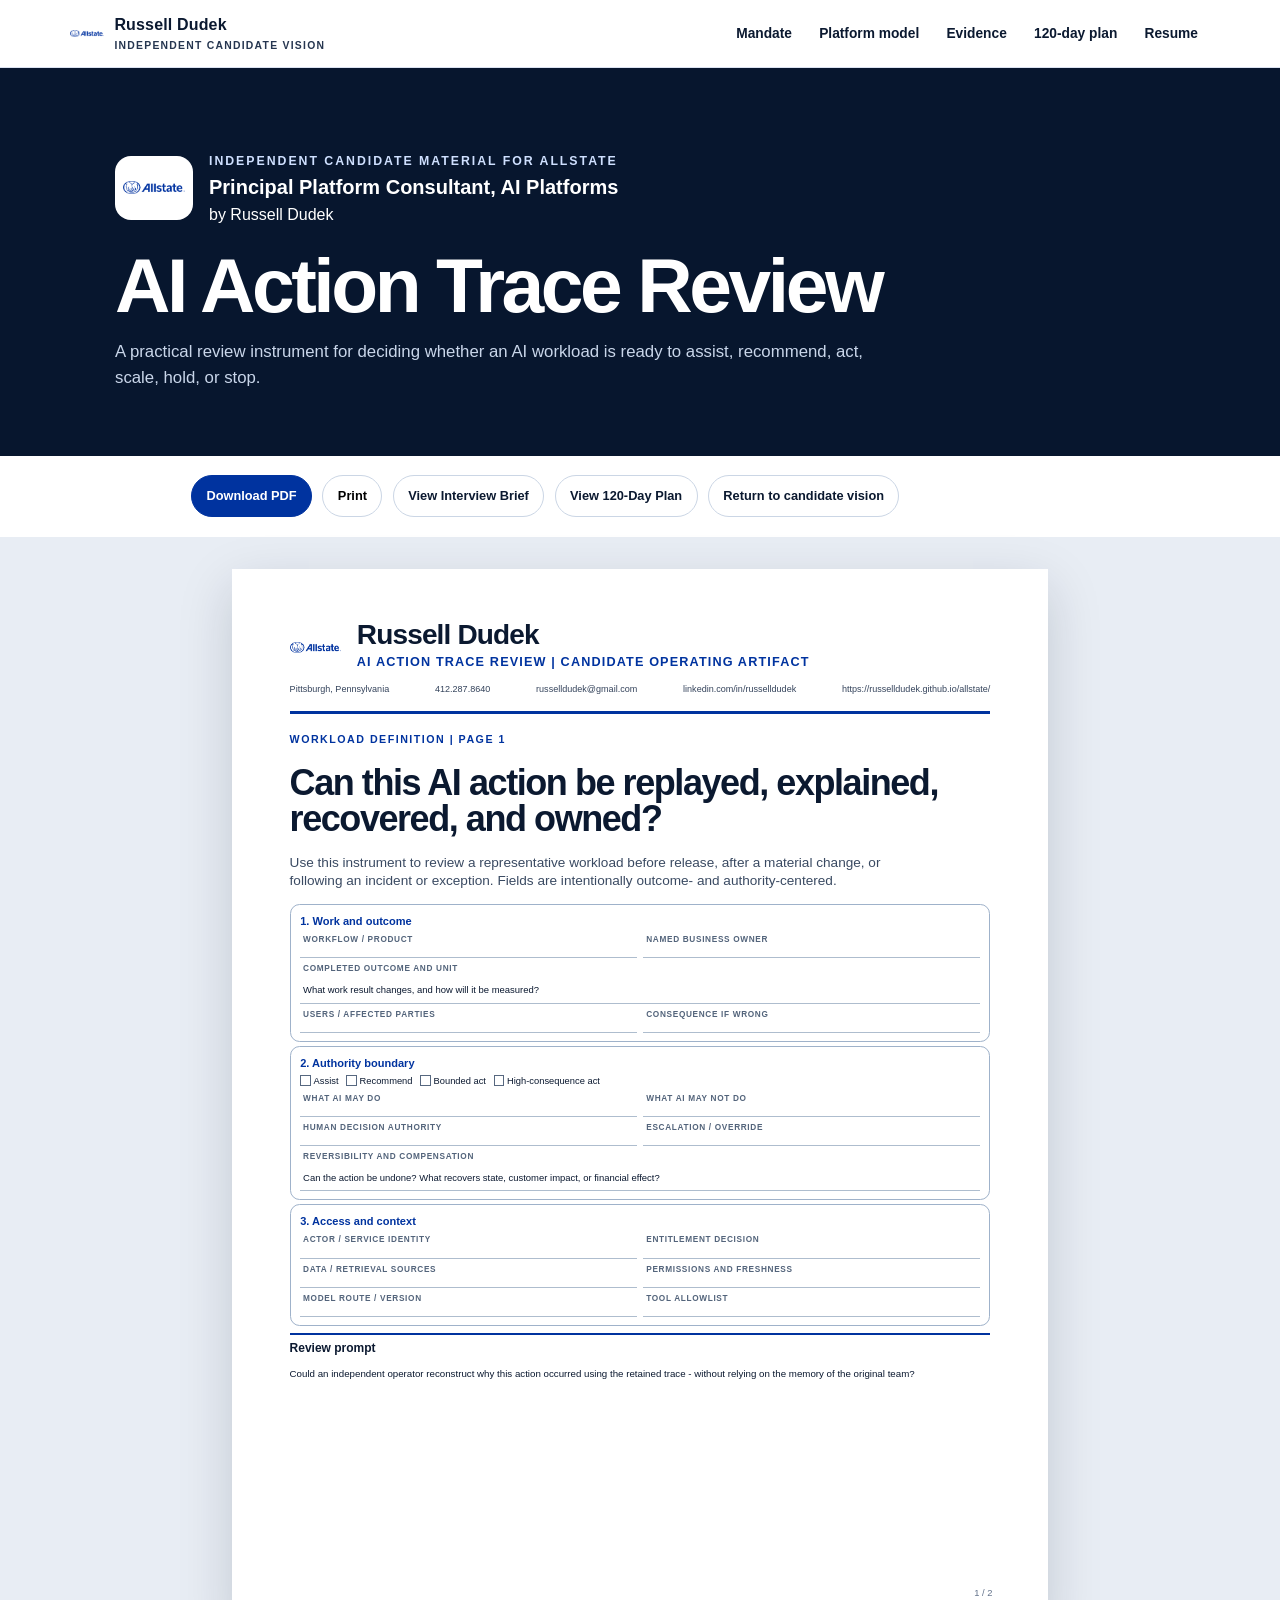
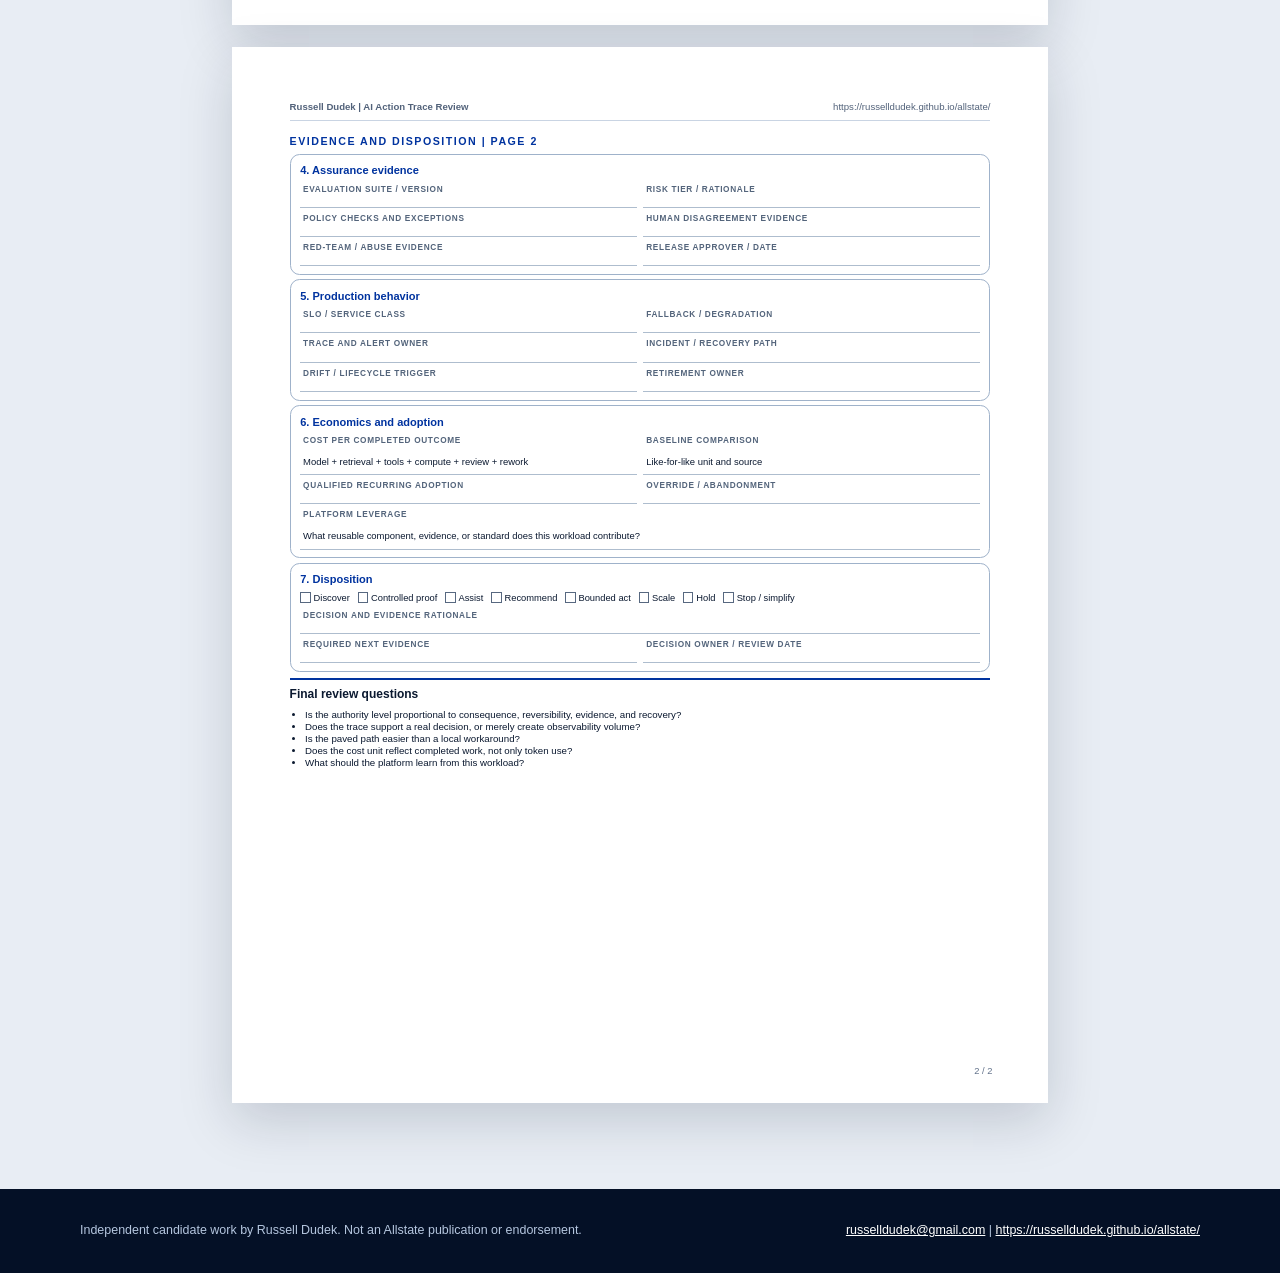
<file: ai-action-trace.html>
<!doctype html><html lang="en"><head><meta charset="utf-8"><meta name="viewport" content="width=device-width,initial-scale=1"><meta name="description" content="Role-specific AI action trace review artifact for Allstate AI platforms."><meta name="author" content="Russell Dudek"><title>Allstate AI Action Trace Review - Russell Dudek</title><link rel="stylesheet" href="styles.css"><link rel="icon" href="assets/brand/allstate-hands.png"></head><body><a class="skip-link" href="#main">Skip to content</a><nav class="site-nav" aria-label="Primary"><div class="nav-inner"><a class="brand-mini" href="index.html"><img src="assets/brand/allstate-hands.png" alt="Allstate hands logo"><span>Russell Dudek<small>Independent candidate vision</small></span></a><button class="nav-toggle" aria-expanded="false" aria-controls="nav-links">Menu</button><div class="nav-links" id="nav-links"><a href="index.html#mandate">Mandate</a><a href="index.html#platform">Platform model</a><a href="index.html#evidence">Evidence</a><a href="120-day-plan.html">120-day plan</a><a href="resume.html">Resume</a></div></div></nav><header class="page-hero"><div class="page-hero-inner"><div class="company-lockup"><img src="assets/brand/allstate-hands.png" alt="Allstate hands logo"><div><span class="kicker">Independent candidate material for Allstate</span><strong>Principal Platform Consultant, AI Platforms</strong><span>by Russell Dudek</span></div></div><h1>AI Action Trace Review</h1><p>A practical review instrument for deciding whether an AI workload is ready to assist, recommend, act, scale, hold, or stop.</p></div></header><div class="doc-actions"><a class="primary" href="docs/Russell-Dudek-Allstate-AI-Action-Trace-Review.pdf" download>Download PDF</a><button onclick="window.print()">Print</button><a href="interview-brief.html">View Interview Brief</a><a href="120-day-plan.html">View 120-Day Plan</a><a href="index.html">Return to candidate vision</a></div><main class="document-stage trace-document" id="main"><section class="report-page"><header class="doc-header"><img src="assets/brand/allstate-hands.png" alt="Allstate hands logo"><div><div class="doc-name">Russell Dudek</div><div class="doc-role">AI Action Trace Review | Candidate Operating Artifact</div></div><div class="doc-contact"><span>Pittsburgh, Pennsylvania</span><span>412.287.8640</span><a href="mailto:russelldudek@gmail.com">russelldudek@gmail.com</a><a href="https://www.linkedin.com/in/russelldudek">linkedin.com/in/russelldudek</a><a href="https://russelldudek.github.io/allstate/">https://russelldudek.github.io/allstate/</a></div></header><div class="report-kicker">Workload definition | Page 1</div><h1 class="report-title">Can this AI action be replayed, explained, recovered, and owned?</h1><p class="report-deck">Use this instrument to review a representative workload before release, after a material change, or following an incident or exception. Fields are intentionally outcome- and authority-centered.</p><div class="trace-form"><h3>1. Work and outcome</h3><div class="trace-fields"><div class="trace-field"><b>Workflow / product</b><span></span></div><div class="trace-field"><b>Named business owner</b><span></span></div><div class="trace-field full"><b>Completed outcome and unit</b><span>What work result changes, and how will it be measured?</span></div><div class="trace-field"><b>Users / affected parties</b><span></span></div><div class="trace-field"><b>Consequence if wrong</b><span></span></div></div></div><div class="trace-form"><h3>2. Authority boundary</h3><div class="checkbox-line"><span><i class="box"></i>Assist</span><span><i class="box"></i>Recommend</span><span><i class="box"></i>Bounded act</span><span><i class="box"></i>High-consequence act</span></div><div class="trace-fields"><div class="trace-field"><b>What AI may do</b><span></span></div><div class="trace-field"><b>What AI may not do</b><span></span></div><div class="trace-field"><b>Human decision authority</b><span></span></div><div class="trace-field"><b>Escalation / override</b><span></span></div><div class="trace-field full"><b>Reversibility and compensation</b><span>Can the action be undone? What recovers state, customer impact, or financial effect?</span></div></div></div><div class="trace-form"><h3>3. Access and context</h3><div class="trace-fields"><div class="trace-field"><b>Actor / service identity</b><span></span></div><div class="trace-field"><b>Entitlement decision</b><span></span></div><div class="trace-field"><b>Data / retrieval sources</b><span></span></div><div class="trace-field"><b>Permissions and freshness</b><span></span></div><div class="trace-field"><b>Model route / version</b><span></span></div><div class="trace-field"><b>Tool allowlist</b><span></span></div></div></div><div class="report-block"><h2>Review prompt</h2><p>Could an independent operator reconstruct why this action occurred using the retained trace - without relying on the memory of the original team?</p></div><div class="page-number">1 / 2</div></section><section class="report-page"><div class="continuation"><strong>Russell Dudek | AI Action Trace Review</strong><span>https://russelldudek.github.io/allstate/</span></div><div class="report-kicker">Evidence and disposition | Page 2</div><div class="trace-form"><h3>4. Assurance evidence</h3><div class="trace-fields"><div class="trace-field"><b>Evaluation suite / version</b><span></span></div><div class="trace-field"><b>Risk tier / rationale</b><span></span></div><div class="trace-field"><b>Policy checks and exceptions</b><span></span></div><div class="trace-field"><b>Human disagreement evidence</b><span></span></div><div class="trace-field"><b>Red-team / abuse evidence</b><span></span></div><div class="trace-field"><b>Release approver / date</b><span></span></div></div></div><div class="trace-form"><h3>5. Production behavior</h3><div class="trace-fields"><div class="trace-field"><b>SLO / service class</b><span></span></div><div class="trace-field"><b>Fallback / degradation</b><span></span></div><div class="trace-field"><b>Trace and alert owner</b><span></span></div><div class="trace-field"><b>Incident / recovery path</b><span></span></div><div class="trace-field"><b>Drift / lifecycle trigger</b><span></span></div><div class="trace-field"><b>Retirement owner</b><span></span></div></div></div><div class="trace-form"><h3>6. Economics and adoption</h3><div class="trace-fields"><div class="trace-field"><b>Cost per completed outcome</b><span>Model + retrieval + tools + compute + review + rework</span></div><div class="trace-field"><b>Baseline comparison</b><span>Like-for-like unit and source</span></div><div class="trace-field"><b>Qualified recurring adoption</b><span></span></div><div class="trace-field"><b>Override / abandonment</b><span></span></div><div class="trace-field full"><b>Platform leverage</b><span>What reusable component, evidence, or standard does this workload contribute?</span></div></div></div><div class="trace-form"><h3>7. Disposition</h3><div class="checkbox-line"><span><i class="box"></i>Discover</span><span><i class="box"></i>Controlled proof</span><span><i class="box"></i>Assist</span><span><i class="box"></i>Recommend</span><span><i class="box"></i>Bounded act</span><span><i class="box"></i>Scale</span><span><i class="box"></i>Hold</span><span><i class="box"></i>Stop / simplify</span></div><div class="trace-fields"><div class="trace-field full"><b>Decision and evidence rationale</b><span></span></div><div class="trace-field"><b>Required next evidence</b><span></span></div><div class="trace-field"><b>Decision owner / review date</b><span></span></div></div></div><div class="report-block"><h2>Final review questions</h2><ul><li>Is the authority level proportional to consequence, reversibility, evidence, and recovery?</li><li>Does the trace support a real decision, or merely create observability volume?</li><li>Is the paved path easier than a local workaround?</li><li>Does the cost unit reflect completed work, not only token use?</li><li>What should the platform learn from this workload?</li></ul></div><div class="page-number">2 / 2</div></section></main><footer class="site-footer"><div class="footer-inner"><span>Independent candidate work by Russell Dudek. Not an Allstate publication or endorsement.</span><span><a href="mailto:russelldudek@gmail.com">russelldudek@gmail.com</a> | <a href="https://russelldudek.github.io/allstate/">https://russelldudek.github.io/allstate/</a></span></div></footer><script src="app.js"></script></body></html>
</file>
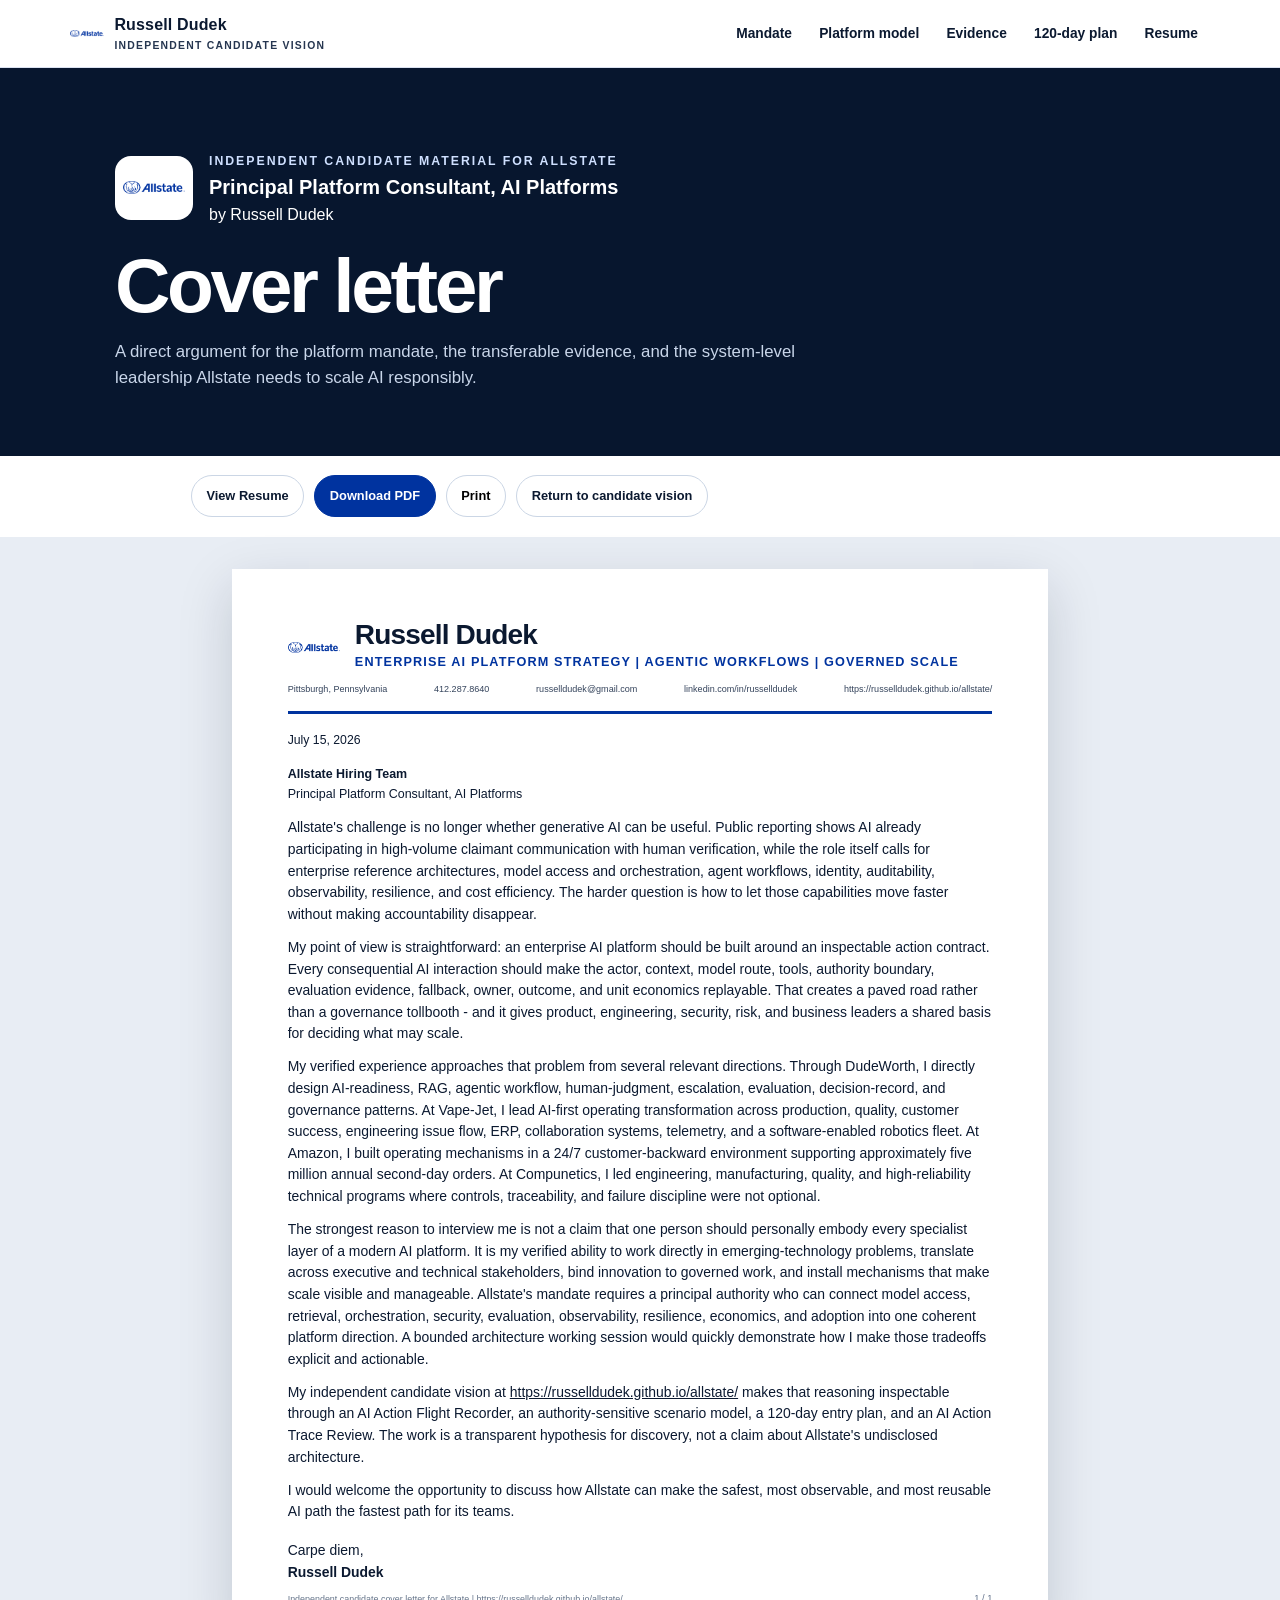
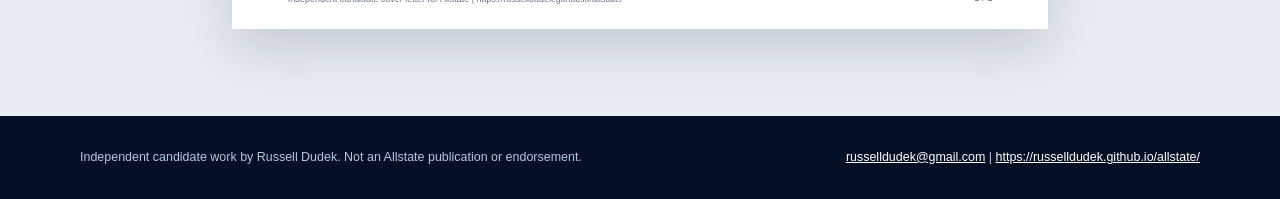
<file: cover-letter.html>
<!DOCTYPE html>
<html lang="en"><head><meta charset="utf-8"/><meta content="width=device-width,initial-scale=1" name="viewport"/><meta content="One-page cover letter for Allstate Principal Platform Consultant, AI Platforms." name="description"/><meta content="Russell Dudek" name="author"/><title>Russell Dudek - Allstate AI Platforms Cover Letter</title><link href="styles.css" rel="stylesheet"/><link href="assets/brand/allstate-hands.png" rel="icon"/></head><body><a class="skip-link" href="#main">Skip to content</a><nav aria-label="Primary" class="site-nav"><div class="nav-inner"><a class="brand-mini" href="index.html"><img alt="Allstate hands logo" src="assets/brand/allstate-hands.png"/><span>Russell Dudek<small>Independent candidate vision</small></span></a><button aria-controls="nav-links" aria-expanded="false" class="nav-toggle">Menu</button><div class="nav-links" id="nav-links"><a href="index.html#mandate">Mandate</a><a href="index.html#platform">Platform model</a><a href="index.html#evidence">Evidence</a><a href="120-day-plan.html">120-day plan</a><a href="resume.html">Resume</a></div></div></nav><header class="page-hero"><div class="page-hero-inner"><div class="company-lockup"><img alt="Allstate hands logo" src="assets/brand/allstate-hands.png"/><div><span class="kicker">Independent candidate material for Allstate</span><strong>Principal Platform Consultant, AI Platforms</strong><span>by Russell Dudek</span></div></div><h1>Cover letter</h1><p>A direct argument for the platform mandate, the transferable evidence, and the system-level leadership Allstate needs to scale AI responsibly.</p></div></header><div class="doc-actions"><a href="resume.html">View Resume</a><a class="primary" download="" href="docs/Russell-Dudek-Allstate-Cover-Letter.pdf">Download PDF</a><button onclick="window.print()">Print</button><a href="index.html">Return to candidate vision</a></div><main class="document-stage" id="main"><section class="sheet"><header class="doc-header"><img alt="Allstate hands logo" src="assets/brand/allstate-hands.png"/><div><div class="doc-name">Russell Dudek</div><div class="doc-role">Enterprise AI Platform Strategy | Agentic Workflows | Governed Scale</div></div><div class="doc-contact"><span>Pittsburgh, Pennsylvania</span><span>412.287.8640</span><a href="mailto:russelldudek@gmail.com">russelldudek@gmail.com</a><a href="https://www.linkedin.com/in/russelldudek">linkedin.com/in/russelldudek</a><a href="https://russelldudek.github.io/allstate/">https://russelldudek.github.io/allstate/</a></div></header><div class="letter-date">July 15, 2026</div><div class="letter-to"><strong>Allstate Hiring Team</strong><br/>Principal Platform Consultant, AI Platforms</div><div class="letter-body"><p>Allstate's challenge is no longer whether generative AI can be useful. Public reporting shows AI already participating in high-volume claimant communication with human verification, while the role itself calls for enterprise reference architectures, model access and orchestration, agent workflows, identity, auditability, observability, resilience, and cost efficiency. The harder question is how to let those capabilities move faster without making accountability disappear.</p><p>My point of view is straightforward: an enterprise AI platform should be built around an inspectable action contract. Every consequential AI interaction should make the actor, context, model route, tools, authority boundary, evaluation evidence, fallback, owner, outcome, and unit economics replayable. That creates a paved road rather than a governance tollbooth - and it gives product, engineering, security, risk, and business leaders a shared basis for deciding what may scale.</p><p>My verified experience approaches that problem from several relevant directions. Through DudeWorth, I directly design AI-readiness, RAG, agentic workflow, human-judgment, escalation, evaluation, decision-record, and governance patterns. At Vape-Jet, I lead AI-first operating transformation across production, quality, customer success, engineering issue flow, ERP, collaboration systems, telemetry, and a software-enabled robotics fleet. At Amazon, I built operating mechanisms in a 24/7 customer-backward environment supporting approximately five million annual second-day orders. At Compunetics, I led engineering, manufacturing, quality, and high-reliability technical programs where controls, traceability, and failure discipline were not optional.</p><p>The strongest reason to interview me is not a claim that one person should personally embody every specialist layer of a modern AI platform. It is my verified ability to work directly in emerging-technology problems, translate across executive and technical stakeholders, bind innovation to governed work, and install mechanisms that make scale visible and manageable. Allstate's mandate requires a principal authority who can connect model access, retrieval, orchestration, security, evaluation, observability, resilience, economics, and adoption into one coherent platform direction. A bounded architecture working session would quickly demonstrate how I make those tradeoffs explicit and actionable.</p><p>My independent candidate vision at <a href="https://russelldudek.github.io/allstate/">https://russelldudek.github.io/allstate/</a> makes that reasoning inspectable through an AI Action Flight Recorder, an authority-sensitive scenario model, a 120-day entry plan, and an AI Action Trace Review. The work is a transparent hypothesis for discovery, not a claim about Allstate's undisclosed architecture.</p><p>I would welcome the opportunity to discuss how Allstate can make the safest, most observable, and most reusable AI path the fastest path for its teams.</p><div class="signature">Carpe diem,<br/><strong>Russell Dudek</strong></div></div><div class="doc-footer-note">Independent candidate cover letter for Allstate | https://russelldudek.github.io/allstate/</div><div class="page-number">1 / 1</div></section></main><footer class="site-footer"><div class="footer-inner"><span>Independent candidate work by Russell Dudek. Not an Allstate publication or endorsement.</span><span><a href="mailto:russelldudek@gmail.com">russelldudek@gmail.com</a> | <a href="https://russelldudek.github.io/allstate/">https://russelldudek.github.io/allstate/</a></span></div></footer><script src="app.js"></script></body></html>
</file>
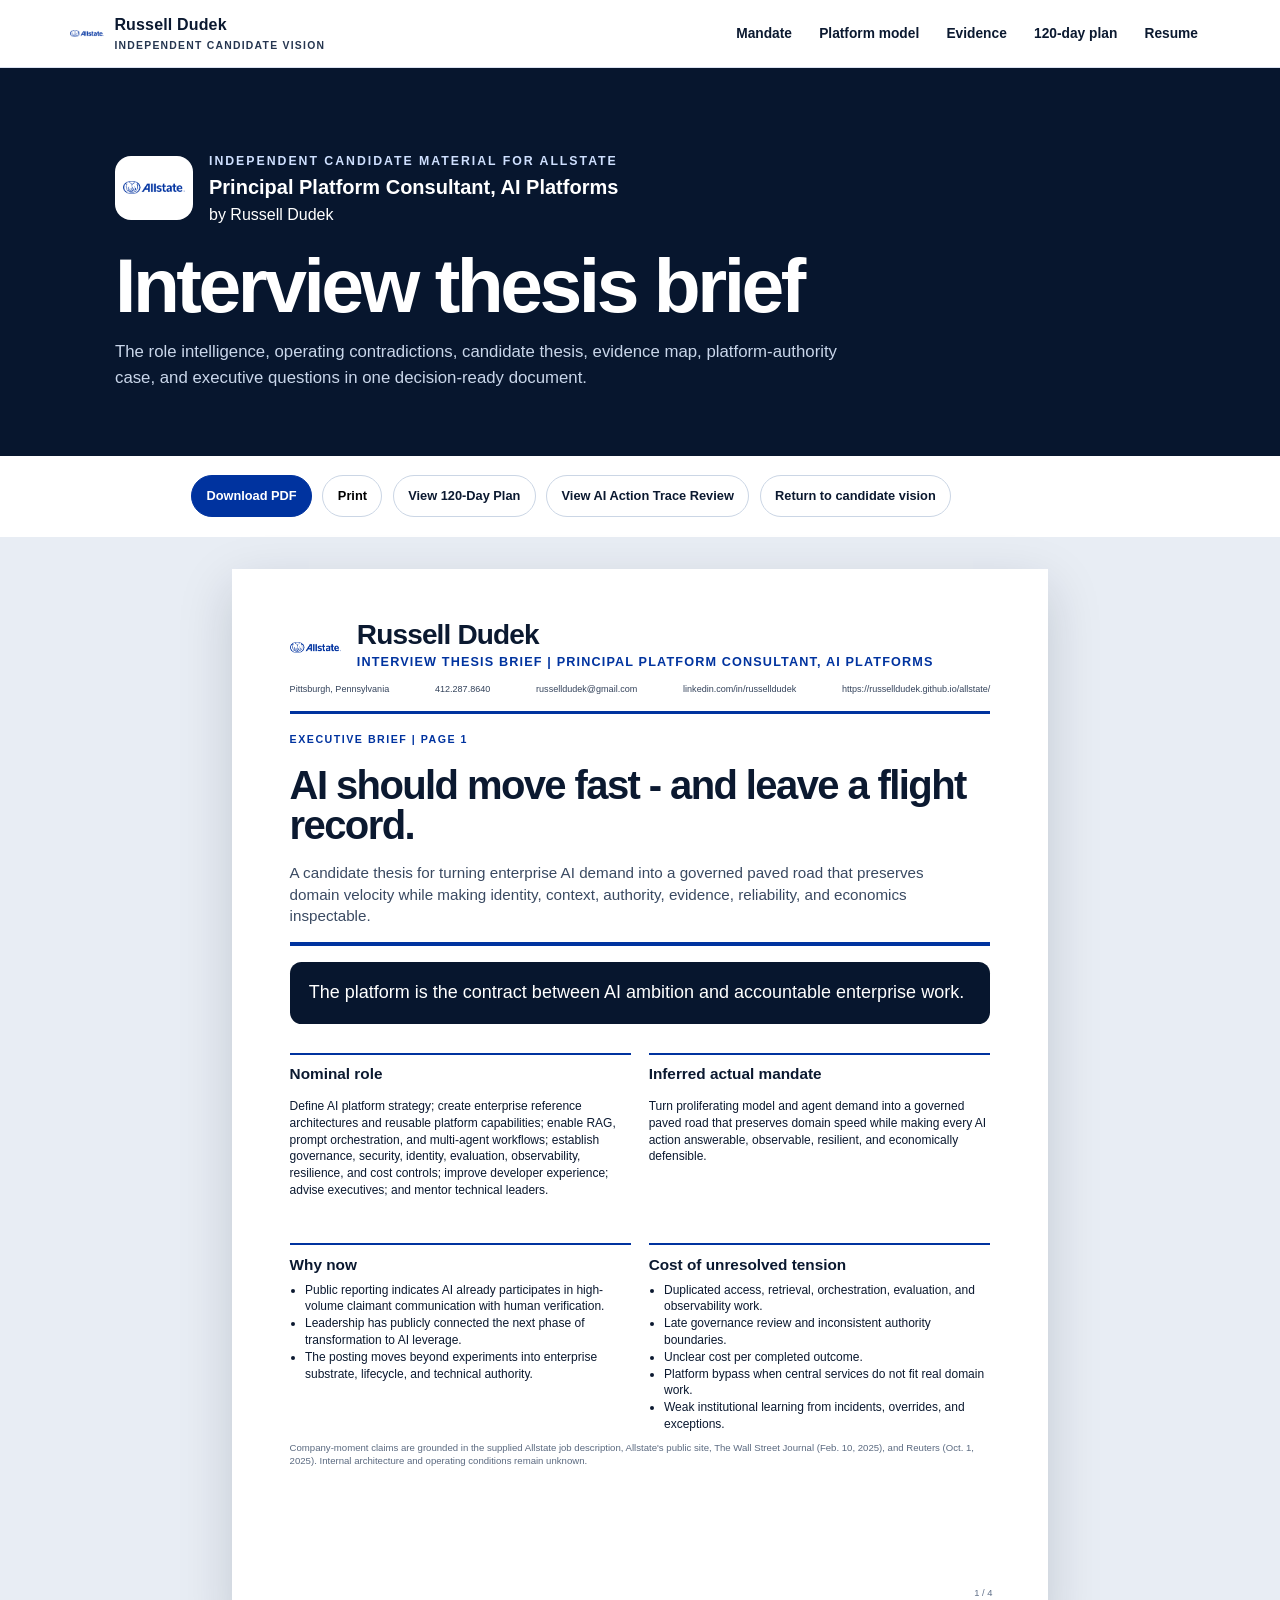
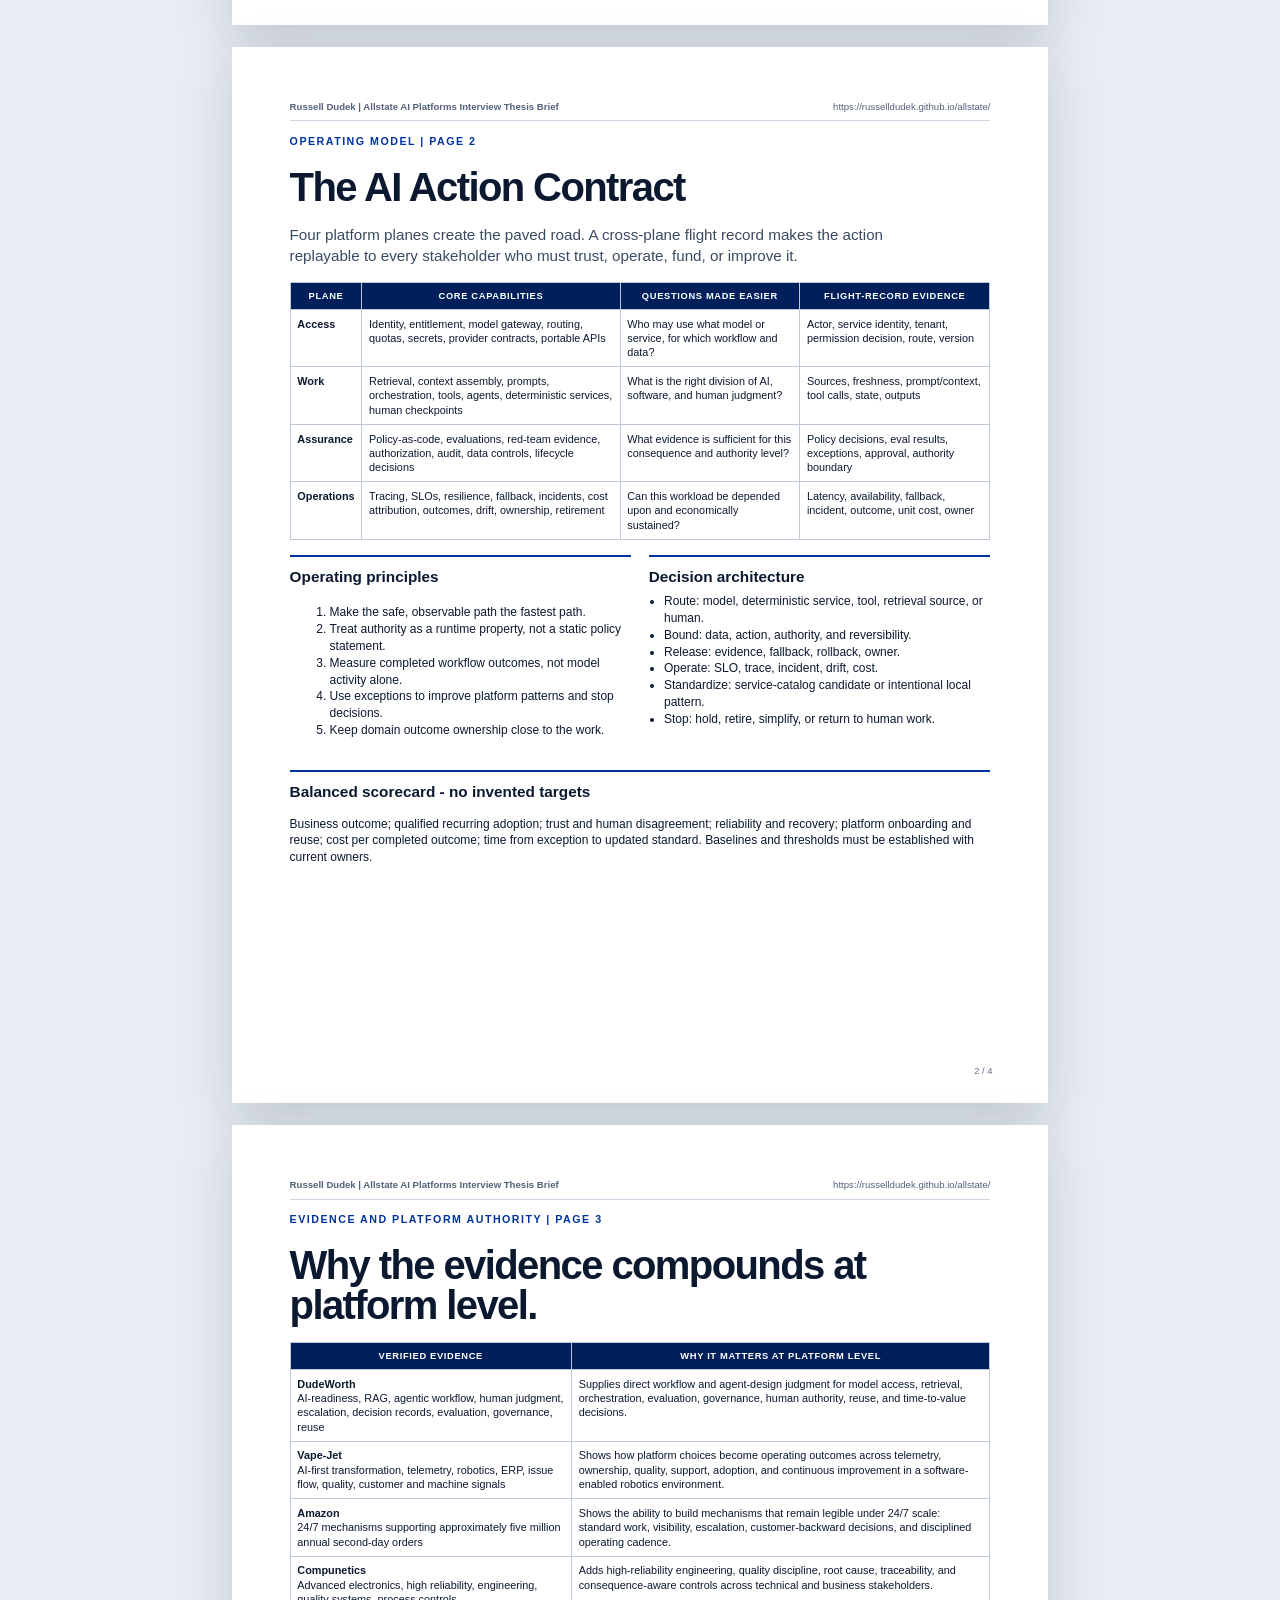
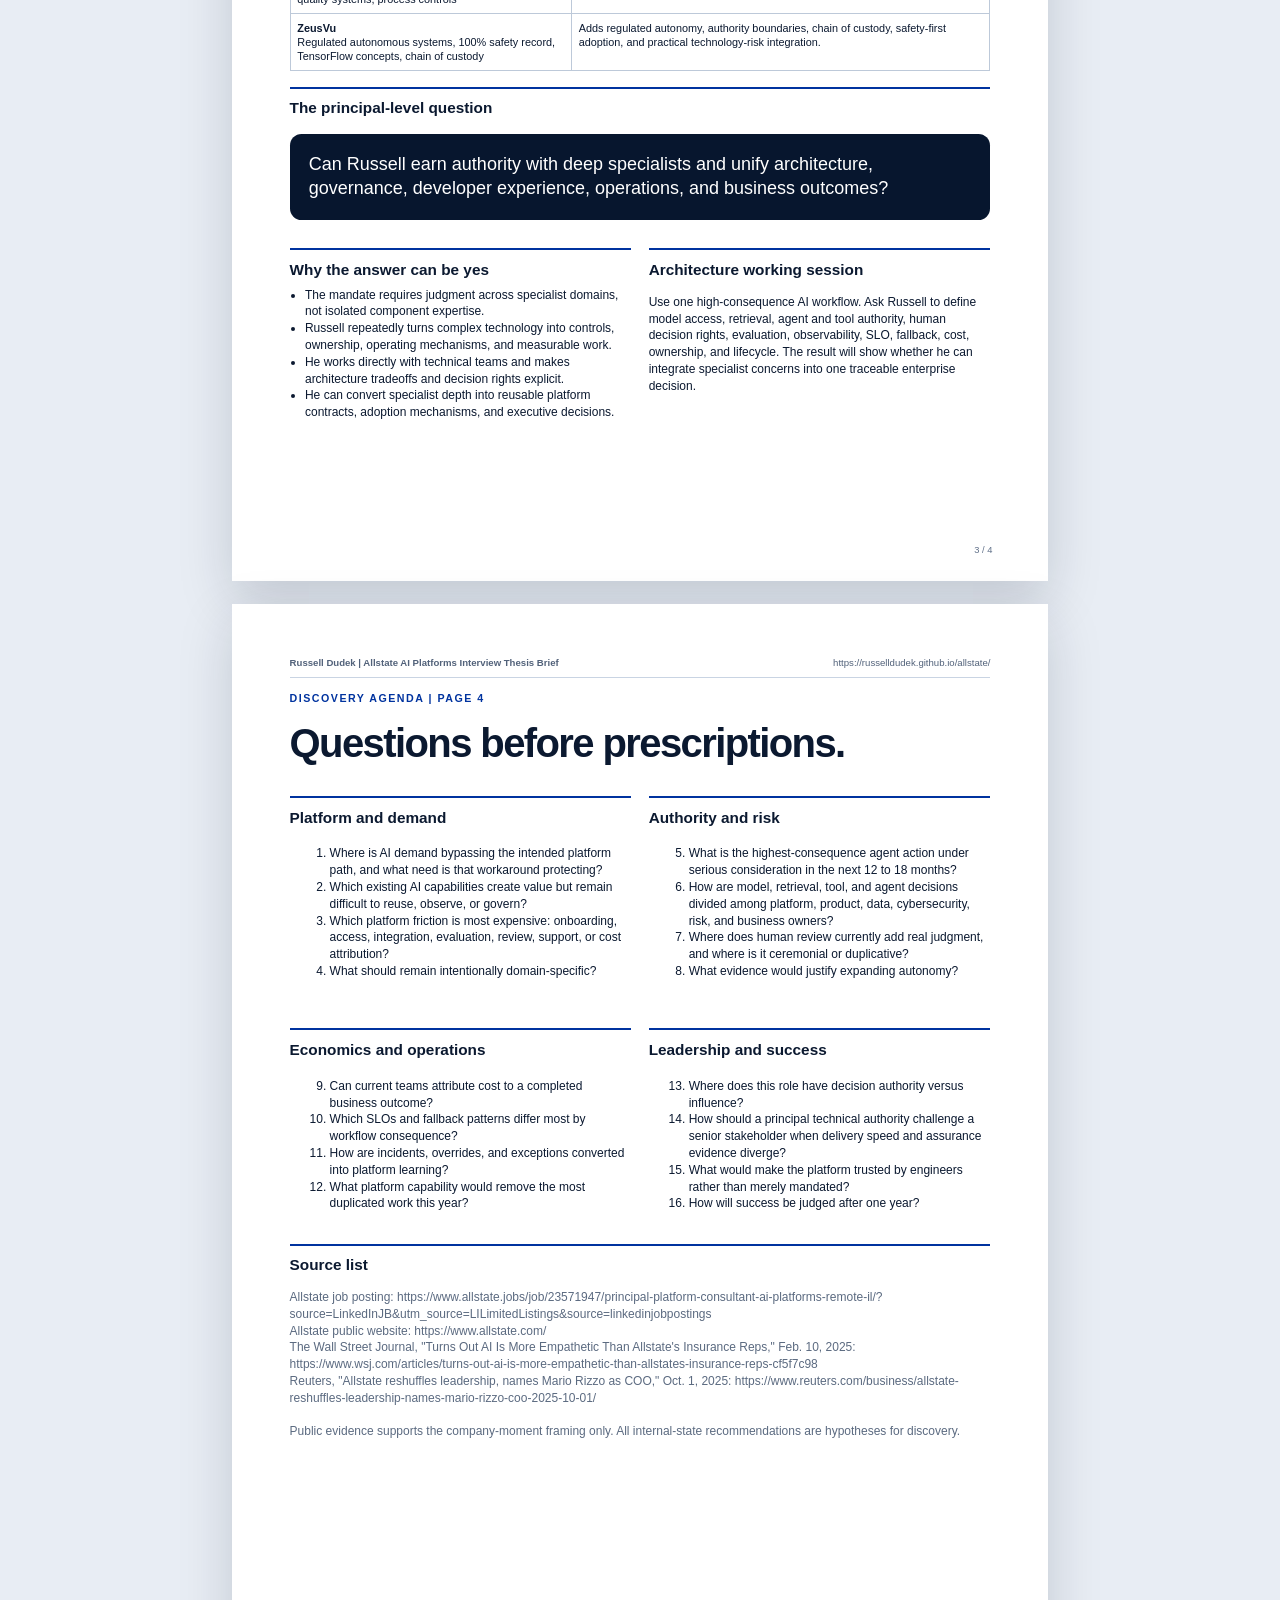
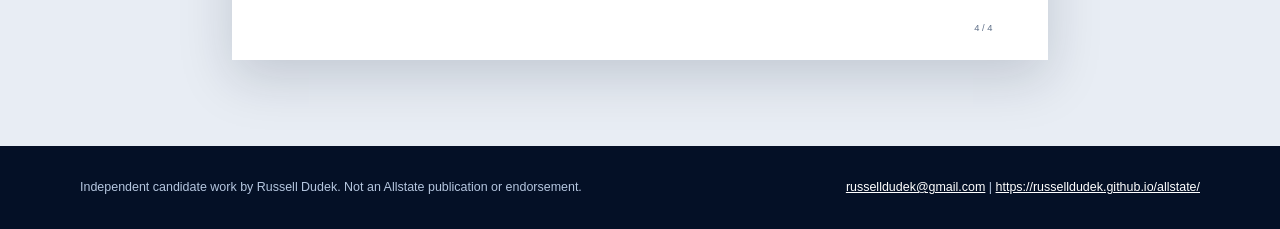
<file: interview-brief.html>
<!DOCTYPE html>
<html lang="en"><head><meta charset="utf-8"/><meta content="width=device-width,initial-scale=1" name="viewport"/><meta content="Interview thesis brief for Allstate Principal Platform Consultant, AI Platforms, including the platform mandate, operating model, evidence case, entry plan, and executive questions." name="description"/><meta content="Russell Dudek" name="author"/><title>Allstate AI Platforms Interview Thesis Brief - Russell Dudek</title><link href="styles.css" rel="stylesheet"/><link href="assets/brand/allstate-hands.png" rel="icon"/></head><body><a class="skip-link" href="#main">Skip to content</a><nav aria-label="Primary" class="site-nav"><div class="nav-inner"><a class="brand-mini" href="index.html"><img alt="Allstate hands logo" src="assets/brand/allstate-hands.png"/><span>Russell Dudek<small>Independent candidate vision</small></span></a><button aria-controls="nav-links" aria-expanded="false" class="nav-toggle">Menu</button><div class="nav-links" id="nav-links"><a href="index.html#mandate">Mandate</a><a href="index.html#platform">Platform model</a><a href="index.html#evidence">Evidence</a><a href="120-day-plan.html">120-day plan</a><a href="resume.html">Resume</a></div></div></nav><header class="page-hero"><div class="page-hero-inner"><div class="company-lockup"><img alt="Allstate hands logo" src="assets/brand/allstate-hands.png"/><div><span class="kicker">Independent candidate material for Allstate</span><strong>Principal Platform Consultant, AI Platforms</strong><span>by Russell Dudek</span></div></div><h1>Interview thesis brief</h1><p>The role intelligence, operating contradictions, candidate thesis, evidence map, platform-authority case, and executive questions in one decision-ready document.</p></div></header><div class="doc-actions"><a class="primary" download="" href="docs/Russell-Dudek-Allstate-Interview-Brief.pdf">Download PDF</a><button onclick="window.print()">Print</button><a href="120-day-plan.html">View 120-Day Plan</a><a href="ai-action-trace.html">View AI Action Trace Review</a><a href="index.html">Return to candidate vision</a></div><main class="document-stage brief-document" id="main"><section class="report-page"><header class="doc-header"><img alt="Allstate hands logo" src="assets/brand/allstate-hands.png"/><div><div class="doc-name">Russell Dudek</div><div class="doc-role">Interview Thesis Brief | Principal Platform Consultant, AI Platforms</div></div><div class="doc-contact"><span>Pittsburgh, Pennsylvania</span><span>412.287.8640</span><a href="mailto:russelldudek@gmail.com">russelldudek@gmail.com</a><a href="https://www.linkedin.com/in/russelldudek">linkedin.com/in/russelldudek</a><a href="https://russelldudek.github.io/allstate/">https://russelldudek.github.io/allstate/</a></div></header><div class="report-kicker">Executive brief | Page 1</div><h1 class="report-title">AI should move fast - and leave a flight record.</h1><p class="report-deck">A candidate thesis for turning enterprise AI demand into a governed paved road that preserves domain velocity while making identity, context, authority, evidence, reliability, and economics inspectable.</p><div class="report-rule"></div><div class="quote-block">The platform is the contract between AI ambition and accountable enterprise work.</div><div class="report-grid"><div class="report-block"><h2>Nominal role</h2><p>Define AI platform strategy; create enterprise reference architectures and reusable platform capabilities; enable RAG, prompt orchestration, and multi-agent workflows; establish governance, security, identity, evaluation, observability, resilience, and cost controls; improve developer experience; advise executives; and mentor technical leaders.</p></div><div class="report-block"><h2>Inferred actual mandate</h2><p>Turn proliferating model and agent demand into a governed paved road that preserves domain speed while making every AI action answerable, observable, resilient, and economically defensible.</p></div><div class="report-block"><h2>Why now</h2><ul><li>Public reporting indicates AI already participates in high-volume claimant communication with human verification.</li><li>Leadership has publicly connected the next phase of transformation to AI leverage.</li><li>The posting moves beyond experiments into enterprise substrate, lifecycle, and technical authority.</li></ul></div><div class="report-block"><h2>Cost of unresolved tension</h2><ul><li>Duplicated access, retrieval, orchestration, evaluation, and observability work.</li><li>Late governance review and inconsistent authority boundaries.</li><li>Unclear cost per completed outcome.</li><li>Platform bypass when central services do not fit real domain work.</li><li>Weak institutional learning from incidents, overrides, and exceptions.</li></ul></div></div><p class="source-note">Company-moment claims are grounded in the supplied Allstate job description, Allstate's public site, The Wall Street Journal (Feb. 10, 2025), and Reuters (Oct. 1, 2025). Internal architecture and operating conditions remain unknown.</p><div class="page-number">1 / 4</div></section><section class="report-page"><div class="continuation"><strong>Russell Dudek | Allstate AI Platforms Interview Thesis Brief</strong><span>https://russelldudek.github.io/allstate/</span></div><div class="report-kicker">Operating model | Page 2</div><h1 class="report-title">The AI Action Contract</h1><p class="report-deck">Four platform planes create the paved road. A cross-plane flight record makes the action replayable to every stakeholder who must trust, operate, fund, or improve it.</p><table class="report-table"><thead><tr><th>Plane</th><th>Core capabilities</th><th>Questions made easier</th><th>Flight-record evidence</th></tr></thead><tbody><tr><td><strong>Access</strong></td><td>Identity, entitlement, model gateway, routing, quotas, secrets, provider contracts, portable APIs</td><td>Who may use what model or service, for which workflow and data?</td><td>Actor, service identity, tenant, permission decision, route, version</td></tr><tr><td><strong>Work</strong></td><td>Retrieval, context assembly, prompts, orchestration, tools, agents, deterministic services, human checkpoints</td><td>What is the right division of AI, software, and human judgment?</td><td>Sources, freshness, prompt/context, tool calls, state, outputs</td></tr><tr><td><strong>Assurance</strong></td><td>Policy-as-code, evaluations, red-team evidence, authorization, audit, data controls, lifecycle decisions</td><td>What evidence is sufficient for this consequence and authority level?</td><td>Policy decisions, eval results, exceptions, approval, authority boundary</td></tr><tr><td><strong>Operations</strong></td><td>Tracing, SLOs, resilience, fallback, incidents, cost attribution, outcomes, drift, ownership, retirement</td><td>Can this workload be depended upon and economically sustained?</td><td>Latency, availability, fallback, incident, outcome, unit cost, owner</td></tr></tbody></table><div class="report-grid"><div class="report-block"><h2>Operating principles</h2><ol><li>Make the safe, observable path the fastest path.</li><li>Treat authority as a runtime property, not a static policy statement.</li><li>Measure completed workflow outcomes, not model activity alone.</li><li>Use exceptions to improve platform patterns and stop decisions.</li><li>Keep domain outcome ownership close to the work.</li></ol></div><div class="report-block"><h2>Decision architecture</h2><ul><li>Route: model, deterministic service, tool, retrieval source, or human.</li><li>Bound: data, action, authority, and reversibility.</li><li>Release: evidence, fallback, rollback, owner.</li><li>Operate: SLO, trace, incident, drift, cost.</li><li>Standardize: service-catalog candidate or intentional local pattern.</li><li>Stop: hold, retire, simplify, or return to human work.</li></ul></div></div><div class="report-block"><h2>Balanced scorecard - no invented targets</h2><p>Business outcome; qualified recurring adoption; trust and human disagreement; reliability and recovery; platform onboarding and reuse; cost per completed outcome; time from exception to updated standard. Baselines and thresholds must be established with current owners.</p></div><div class="page-number">2 / 4</div></section><section class="report-page"><div class="continuation"><strong>Russell Dudek | Allstate AI Platforms Interview Thesis Brief</strong><span>https://russelldudek.github.io/allstate/</span></div><div class="report-kicker">Evidence and platform authority | Page 3</div><h1 class="report-title">Why the evidence compounds at platform level.</h1><table class="report-table"><thead><tr><th>Verified evidence</th><th>Why it matters at platform level</th></tr></thead><tbody><tr><td><strong>DudeWorth</strong><br/>AI-readiness, RAG, agentic workflow, human judgment, escalation, decision records, evaluation, governance, reuse</td><td>Supplies direct workflow and agent-design judgment for model access, retrieval, orchestration, evaluation, governance, human authority, reuse, and time-to-value decisions.</td></tr><tr><td><strong>Vape-Jet</strong><br/>AI-first transformation, telemetry, robotics, ERP, issue flow, quality, customer and machine signals</td><td>Shows how platform choices become operating outcomes across telemetry, ownership, quality, support, adoption, and continuous improvement in a software-enabled robotics environment.</td></tr><tr><td><strong>Amazon</strong><br/>24/7 mechanisms supporting approximately five million annual second-day orders</td><td>Shows the ability to build mechanisms that remain legible under 24/7 scale: standard work, visibility, escalation, customer-backward decisions, and disciplined operating cadence.</td></tr><tr><td><strong>Compunetics</strong><br/>Advanced electronics, high reliability, engineering, quality systems, process controls</td><td>Adds high-reliability engineering, quality discipline, root cause, traceability, and consequence-aware controls across technical and business stakeholders.</td></tr><tr><td><strong>ZeusVu</strong><br/>Regulated autonomous systems, 100% safety record, TensorFlow concepts, chain of custody</td><td>Adds regulated autonomy, authority boundaries, chain of custody, safety-first adoption, and practical technology-risk integration.</td></tr></tbody></table><div class="report-block"><h2>The principal-level question</h2><div class="quote-block">Can Russell earn authority with deep specialists and unify architecture, governance, developer experience, operations, and business outcomes?</div></div><div class="report-grid"><div class="report-block"><h2>Why the answer can be yes</h2><ul><li>The mandate requires judgment across specialist domains, not isolated component expertise.</li><li>Russell repeatedly turns complex technology into controls, ownership, operating mechanisms, and measurable work.</li><li>He works directly with technical teams and makes architecture tradeoffs and decision rights explicit.</li><li>He can convert specialist depth into reusable platform contracts, adoption mechanisms, and executive decisions.</li></ul></div><div class="report-block"><h2>Architecture working session</h2><p>Use one high-consequence AI workflow. Ask Russell to define model access, retrieval, agent and tool authority, human decision rights, evaluation, observability, SLO, fallback, cost, ownership, and lifecycle. The result will show whether he can integrate specialist concerns into one traceable enterprise decision.</p></div></div><div class="page-number">3 / 4</div></section><section class="report-page"><div class="continuation"><strong>Russell Dudek | Allstate AI Platforms Interview Thesis Brief</strong><span>https://russelldudek.github.io/allstate/</span></div><div class="report-kicker">Discovery agenda | Page 4</div><h1 class="report-title">Questions before prescriptions.</h1><div class="report-grid"><div class="report-block"><h2>Platform and demand</h2><ol><li>Where is AI demand bypassing the intended platform path, and what need is that workaround protecting?</li><li>Which existing AI capabilities create value but remain difficult to reuse, observe, or govern?</li><li>Which platform friction is most expensive: onboarding, access, integration, evaluation, review, support, or cost attribution?</li><li>What should remain intentionally domain-specific?</li></ol></div><div class="report-block"><h2>Authority and risk</h2><ol start="5"><li>What is the highest-consequence agent action under serious consideration in the next 12 to 18 months?</li><li>How are model, retrieval, tool, and agent decisions divided among platform, product, data, cybersecurity, risk, and business owners?</li><li>Where does human review currently add real judgment, and where is it ceremonial or duplicative?</li><li>What evidence would justify expanding autonomy?</li></ol></div><div class="report-block"><h2>Economics and operations</h2><ol start="9"><li>Can current teams attribute cost to a completed business outcome?</li><li>Which SLOs and fallback patterns differ most by workflow consequence?</li><li>How are incidents, overrides, and exceptions converted into platform learning?</li><li>What platform capability would remove the most duplicated work this year?</li></ol></div><div class="report-block"><h2>Leadership and success</h2><ol start="13"><li>Where does this role have decision authority versus influence?</li><li>How should a principal technical authority challenge a senior stakeholder when delivery speed and assurance evidence diverge?</li><li>What would make the platform trusted by engineers rather than merely mandated?</li><li>How will success be judged after one year?</li></ol></div></div><div class="report-block"><h2>Source list</h2><p class="source-note">Allstate job posting: https://www.allstate.jobs/job/23571947/principal-platform-consultant-ai-platforms-remote-il/?source=LinkedInJB&amp;utm_source=LILimitedListings&amp;source=linkedinjobpostings<br/>Allstate public website: https://www.allstate.com/<br/>The Wall Street Journal, "Turns Out AI Is More Empathetic Than Allstate's Insurance Reps," Feb. 10, 2025: https://www.wsj.com/articles/turns-out-ai-is-more-empathetic-than-allstates-insurance-reps-cf5f7c98<br/>Reuters, "Allstate reshuffles leadership, names Mario Rizzo as COO," Oct. 1, 2025: https://www.reuters.com/business/allstate-reshuffles-leadership-names-mario-rizzo-coo-2025-10-01/<br/><br/>Public evidence supports the company-moment framing only. All internal-state recommendations are hypotheses for discovery.</p></div><div class="page-number">4 / 4</div></section></main><footer class="site-footer"><div class="footer-inner"><span>Independent candidate work by Russell Dudek. Not an Allstate publication or endorsement.</span><span><a href="mailto:russelldudek@gmail.com">russelldudek@gmail.com</a> | <a href="https://russelldudek.github.io/allstate/">https://russelldudek.github.io/allstate/</a></span></div></footer><script src="app.js"></script></body></html>
</file>
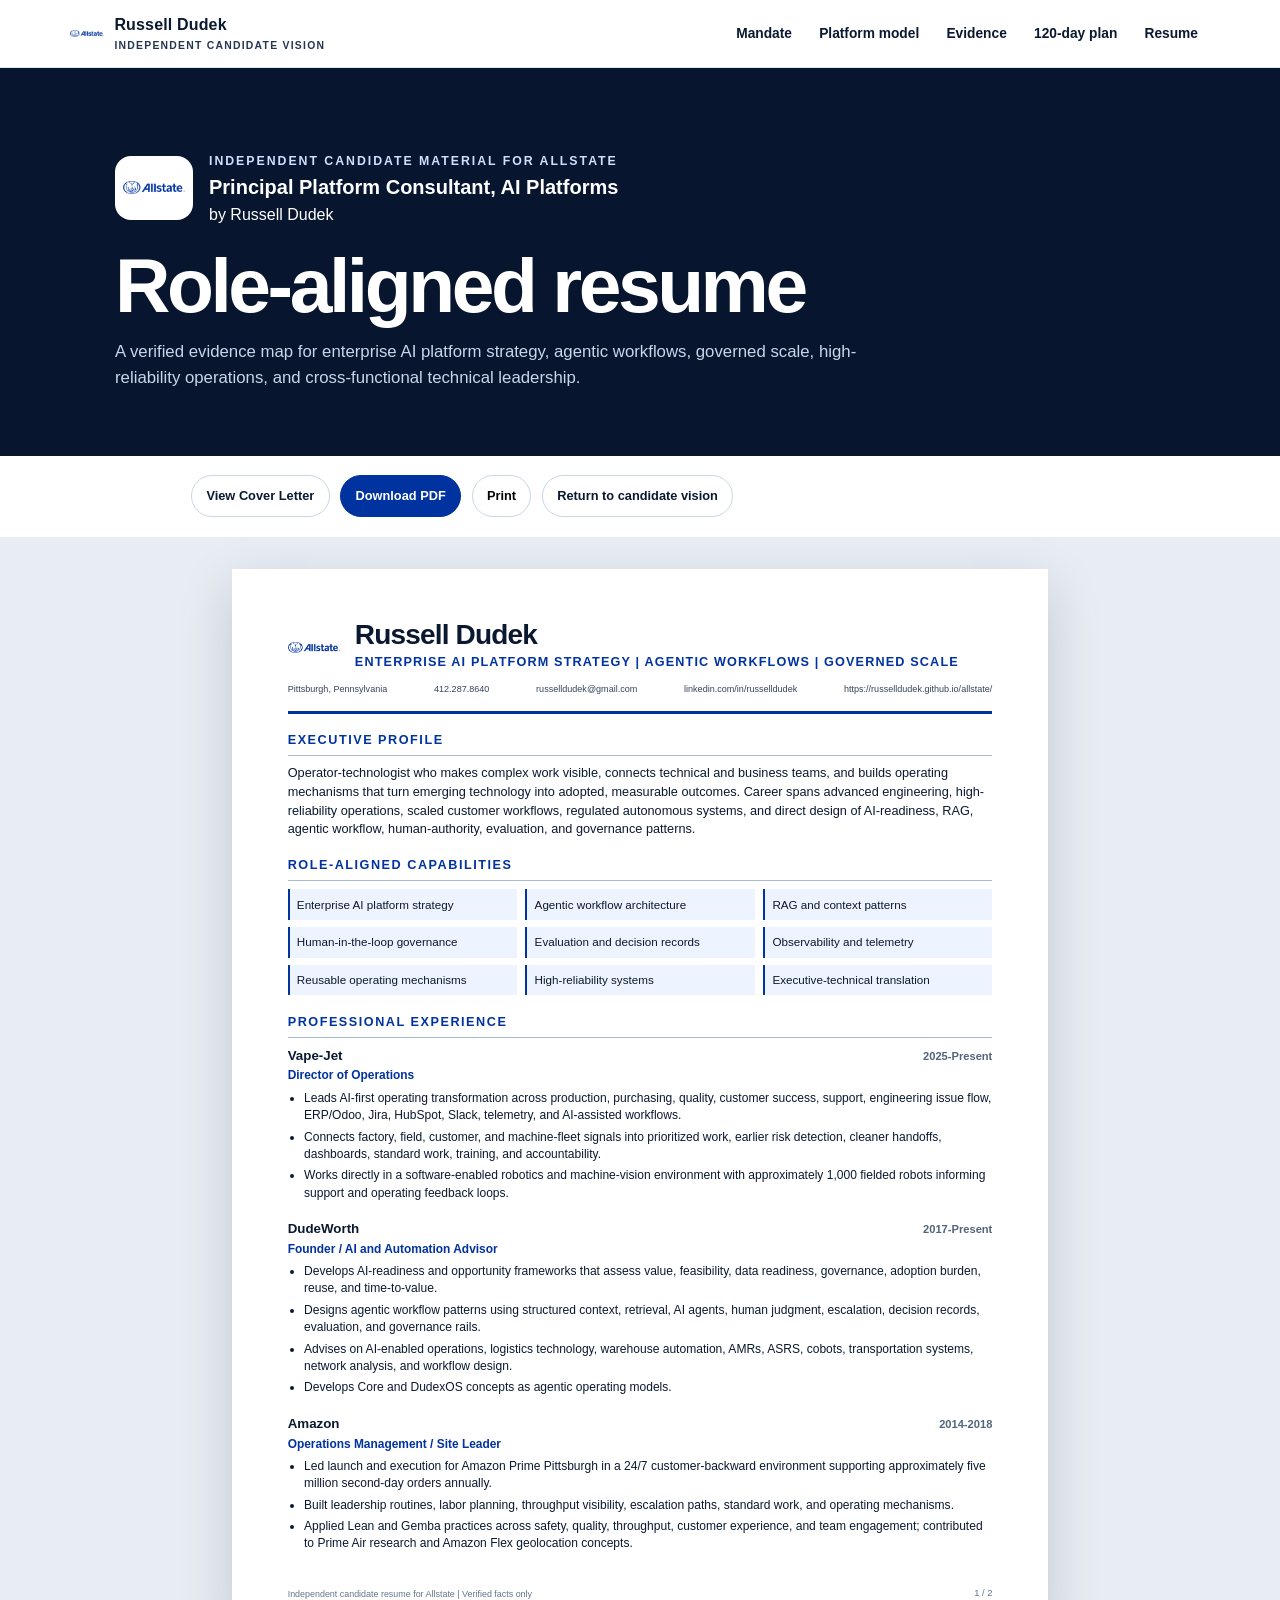
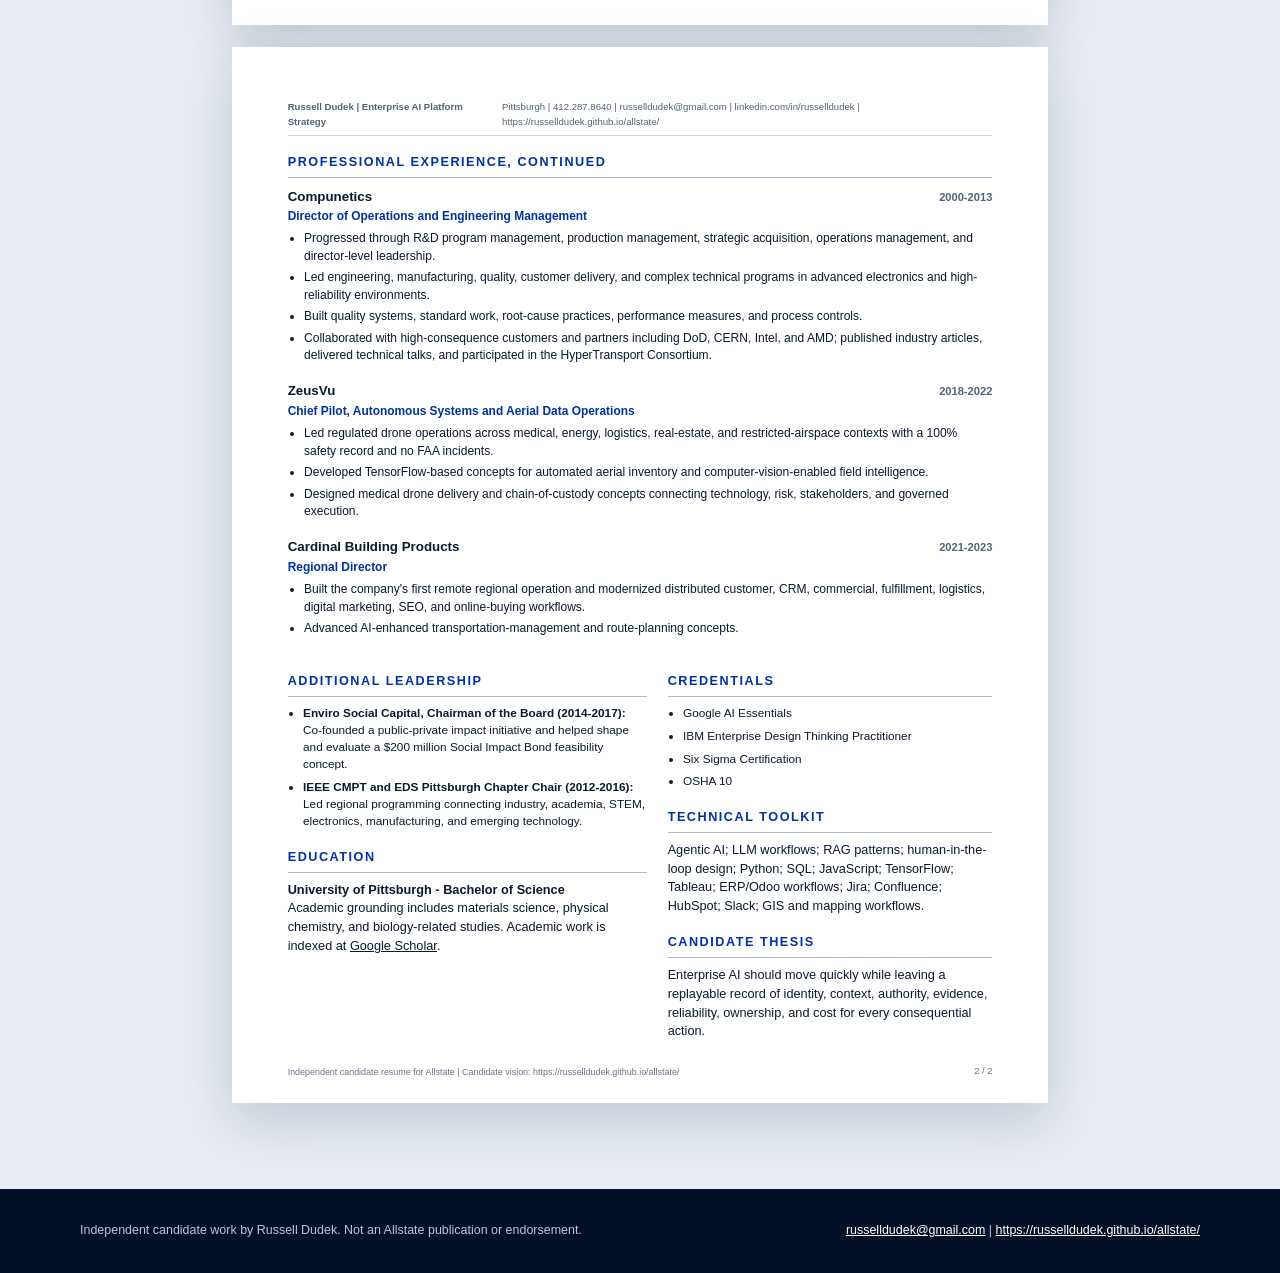
<file: resume.html>
<!doctype html><html lang="en"><head><meta charset="utf-8"><meta name="viewport" content="width=device-width,initial-scale=1"><meta name="description" content="Role-aligned two-page resume for Allstate Principal Platform Consultant, AI Platforms."><meta name="author" content="Russell Dudek"><title>Russell Dudek - Allstate AI Platforms Resume</title><link rel="stylesheet" href="styles.css"><link rel="icon" href="assets/brand/allstate-hands.png"></head><body><a class="skip-link" href="#main">Skip to content</a><nav class="site-nav" aria-label="Primary"><div class="nav-inner"><a class="brand-mini" href="index.html"><img src="assets/brand/allstate-hands.png" alt="Allstate hands logo"><span>Russell Dudek<small>Independent candidate vision</small></span></a><button class="nav-toggle" aria-expanded="false" aria-controls="nav-links">Menu</button><div class="nav-links" id="nav-links"><a href="index.html#mandate">Mandate</a><a href="index.html#platform">Platform model</a><a href="index.html#evidence">Evidence</a><a href="120-day-plan.html">120-day plan</a><a href="resume.html">Resume</a></div></div></nav><header class="page-hero"><div class="page-hero-inner"><div class="company-lockup"><img src="assets/brand/allstate-hands.png" alt="Allstate hands logo"><div><span class="kicker">Independent candidate material for Allstate</span><strong>Principal Platform Consultant, AI Platforms</strong><span>by Russell Dudek</span></div></div><h1>Role-aligned resume</h1><p>A verified evidence map for enterprise AI platform strategy, agentic workflows, governed scale, high-reliability operations, and cross-functional technical leadership.</p></div></header><div class="doc-actions"><a href="cover-letter.html">View Cover Letter</a><a class="primary" href="docs/Russell-Dudek-Allstate-Resume.pdf" download>Download PDF</a><button onclick="window.print()">Print</button><a href="index.html">Return to candidate vision</a></div><main class="document-stage" id="main"><section class="sheet"><header class="doc-header"><img src="assets/brand/allstate-hands.png" alt="Allstate hands logo"><div><div class="doc-name">Russell Dudek</div><div class="doc-role">Enterprise AI Platform Strategy | Agentic Workflows | Governed Scale</div></div><div class="doc-contact"><span>Pittsburgh, Pennsylvania</span><span>412.287.8640</span><a href="mailto:russelldudek@gmail.com">russelldudek@gmail.com</a><a href="https://www.linkedin.com/in/russelldudek">linkedin.com/in/russelldudek</a><a href="https://russelldudek.github.io/allstate/">https://russelldudek.github.io/allstate/</a></div></header><div class="doc-section"><h2>Executive profile</h2><p class="doc-summary">Operator-technologist who makes complex work visible, connects technical and business teams, and builds operating mechanisms that turn emerging technology into adopted, measurable outcomes. Career spans advanced engineering, high-reliability operations, scaled customer workflows, regulated autonomous systems, and direct design of AI-readiness, RAG, agentic workflow, human-authority, evaluation, and governance patterns.</p></div><div class="doc-section"><h2>Role-aligned capabilities</h2><div class="cap-grid"><span>Enterprise AI platform strategy</span><span>Agentic workflow architecture</span><span>RAG and context patterns</span><span>Human-in-the-loop governance</span><span>Evaluation and decision records</span><span>Observability and telemetry</span><span>Reusable operating mechanisms</span><span>High-reliability systems</span><span>Executive-technical translation</span></div></div><div class="doc-section"><h2>Professional experience</h2><article class="experience"><div class="exp-head"><strong>Vape-Jet</strong><span>2025-Present</span></div><div class="exp-title">Director of Operations</div><ul><li>Leads AI-first operating transformation across production, purchasing, quality, customer success, support, engineering issue flow, ERP/Odoo, Jira, HubSpot, Slack, telemetry, and AI-assisted workflows.</li><li>Connects factory, field, customer, and machine-fleet signals into prioritized work, earlier risk detection, cleaner handoffs, dashboards, standard work, training, and accountability.</li><li>Works directly in a software-enabled robotics and machine-vision environment with approximately 1,000 fielded robots informing support and operating feedback loops.</li></ul></article><article class="experience"><div class="exp-head"><strong>DudeWorth</strong><span>2017-Present</span></div><div class="exp-title">Founder / AI and Automation Advisor</div><ul><li>Develops AI-readiness and opportunity frameworks that assess value, feasibility, data readiness, governance, adoption burden, reuse, and time-to-value.</li><li>Designs agentic workflow patterns using structured context, retrieval, AI agents, human judgment, escalation, decision records, evaluation, and governance rails.</li><li>Advises on AI-enabled operations, logistics technology, warehouse automation, AMRs, ASRS, cobots, transportation systems, network analysis, and workflow design.</li><li>Develops Core and DudexOS concepts as agentic operating models.</li></ul></article><article class="experience"><div class="exp-head"><strong>Amazon</strong><span>2014-2018</span></div><div class="exp-title">Operations Management / Site Leader</div><ul><li>Led launch and execution for Amazon Prime Pittsburgh in a 24/7 customer-backward environment supporting approximately five million second-day orders annually.</li><li>Built leadership routines, labor planning, throughput visibility, escalation paths, standard work, and operating mechanisms.</li><li>Applied Lean and Gemba practices across safety, quality, throughput, customer experience, and team engagement; contributed to Prime Air research and Amazon Flex geolocation concepts.</li></ul></article></div><div class="doc-footer-note">Independent candidate resume for Allstate | Verified facts only</div><div class="page-number">1 / 2</div></section><section class="sheet"><div class="continuation"><strong>Russell Dudek | Enterprise AI Platform Strategy</strong><span>Pittsburgh | 412.287.8640 | russelldudek@gmail.com | linkedin.com/in/russelldudek | https://russelldudek.github.io/allstate/</span></div><div class="doc-section"><h2>Professional experience, continued</h2><article class="experience"><div class="exp-head"><strong>Compunetics</strong><span>2000-2013</span></div><div class="exp-title">Director of Operations and Engineering Management</div><ul><li>Progressed through R&amp;D program management, production management, strategic acquisition, operations management, and director-level leadership.</li><li>Led engineering, manufacturing, quality, customer delivery, and complex technical programs in advanced electronics and high-reliability environments.</li><li>Built quality systems, standard work, root-cause practices, performance measures, and process controls.</li><li>Collaborated with high-consequence customers and partners including DoD, CERN, Intel, and AMD; published industry articles, delivered technical talks, and participated in the HyperTransport Consortium.</li></ul></article><article class="experience"><div class="exp-head"><strong>ZeusVu</strong><span>2018-2022</span></div><div class="exp-title">Chief Pilot, Autonomous Systems and Aerial Data Operations</div><ul><li>Led regulated drone operations across medical, energy, logistics, real-estate, and restricted-airspace contexts with a 100% safety record and no FAA incidents.</li><li>Developed TensorFlow-based concepts for automated aerial inventory and computer-vision-enabled field intelligence.</li><li>Designed medical drone delivery and chain-of-custody concepts connecting technology, risk, stakeholders, and governed execution.</li></ul></article><article class="experience"><div class="exp-head"><strong>Cardinal Building Products</strong><span>2021-2023</span></div><div class="exp-title">Regional Director</div><ul><li>Built the company's first remote regional operation and modernized distributed customer, CRM, commercial, fulfillment, logistics, digital marketing, SEO, and online-buying workflows.</li><li>Advanced AI-enhanced transportation-management and route-planning concepts.</li></ul></article></div><div class="two-col"><div><div class="doc-section"><h2>Additional leadership</h2><ul class="small-list"><li><strong>Enviro Social Capital, Chairman of the Board (2014-2017):</strong> Co-founded a public-private impact initiative and helped shape and evaluate a $200 million Social Impact Bond feasibility concept.</li><li><strong>IEEE CMPT and EDS Pittsburgh Chapter Chair (2012-2016):</strong> Led regional programming connecting industry, academia, STEM, electronics, manufacturing, and emerging technology.</li></ul></div><div class="doc-section"><h2>Education</h2><p class="doc-summary"><strong>University of Pittsburgh - Bachelor of Science</strong><br>Academic grounding includes materials science, physical chemistry, and biology-related studies. Academic work is indexed at <a href="https://scholar.google.com/citations?user=yHQSVd8AAAAJ&amp;hl=en">Google Scholar</a>.</p></div></div><div><div class="doc-section"><h2>Credentials</h2><ul class="small-list"><li>Google AI Essentials</li><li>IBM Enterprise Design Thinking Practitioner</li><li>Six Sigma Certification</li><li>OSHA 10</li></ul></div><div class="doc-section"><h2>Technical toolkit</h2><p class="doc-summary">Agentic AI; LLM workflows; RAG patterns; human-in-the-loop design; Python; SQL; JavaScript; TensorFlow; Tableau; ERP/Odoo workflows; Jira; Confluence; HubSpot; Slack; GIS and mapping workflows.</p></div><div class="doc-section"><h2>Candidate thesis</h2><p class="doc-summary">Enterprise AI should move quickly while leaving a replayable record of identity, context, authority, evidence, reliability, ownership, and cost for every consequential action.</p></div></div></div><div class="doc-footer-note">Independent candidate resume for Allstate | Candidate vision: https://russelldudek.github.io/allstate/</div><div class="page-number">2 / 2</div></section></main><footer class="site-footer"><div class="footer-inner"><span>Independent candidate work by Russell Dudek. Not an Allstate publication or endorsement.</span><span><a href="mailto:russelldudek@gmail.com">russelldudek@gmail.com</a> | <a href="https://russelldudek.github.io/allstate/">https://russelldudek.github.io/allstate/</a></span></div></footer><script src="app.js"></script></body></html>
</file>
<file: styles.css>
@import url("brand-tokens.css");
*{box-sizing:border-box}html{scroll-behavior:smooth}body{margin:0;font-family:Lato,"Noto Sans",Arial,sans-serif;color:var(--ink);background:var(--paper);line-height:1.55}a{color:inherit}img{max-width:100%}button{font:inherit}.skip-link{position:absolute;left:-9999px;top:0;z-index:1000;background:#fff;padding:.75rem}.skip-link:focus{left:1rem;top:1rem}.site-nav{position:sticky;top:0;z-index:50;background:rgba(255,255,255,.94);backdrop-filter:blur(14px);border-bottom:1px solid rgba(0,51,159,.14)}.nav-inner{max-width:1180px;margin:auto;padding:.8rem 1.25rem;display:flex;align-items:center;justify-content:space-between;gap:1rem}.brand-mini{display:flex;align-items:center;gap:.65rem;text-decoration:none;font-weight:800;letter-spacing:.01em}.brand-mini img{width:34px;height:28px;object-fit:contain}.brand-mini span small{display:block;font-size:.65rem;font-weight:700;color:var(--ink-2);text-transform:uppercase;letter-spacing:.12em}.nav-links{display:flex;align-items:center;gap:.2rem;flex-wrap:wrap}.nav-links a{padding:.55rem .75rem;text-decoration:none;font-size:.86rem;font-weight:700;border-radius:999px}.nav-links a:hover,.nav-links a:focus-visible{background:var(--allstate-blue-soft);outline:none}.nav-toggle{display:none;border:1px solid var(--line);background:#fff;border-radius:8px;padding:.5rem .65rem}.hero{position:relative;overflow:hidden;background:linear-gradient(135deg,var(--night) 0%,#0b2b62 53%,var(--allstate-blue) 100%);color:#fff}.hero:before{content:"";position:absolute;inset:-30% -10%;background:repeating-linear-gradient(118deg,transparent 0 34px,rgba(255,255,255,.035) 34px 35px);transform:rotate(-2deg);pointer-events:none}.hero-grid{position:relative;max-width:1180px;margin:auto;min-height:760px;padding:5.8rem 1.5rem 4.5rem;display:grid;grid-template-columns:minmax(0,.9fr) minmax(460px,1.1fr);gap:4rem;align-items:center}.company-lockup{display:flex;align-items:center;gap:1rem;margin-bottom:2rem}.company-lockup img{width:78px;height:64px;object-fit:contain;background:#fff;border-radius:16px;padding:.5rem}.company-lockup .kicker{font-size:.77rem;text-transform:uppercase;letter-spacing:.16em;font-weight:800;color:#cfe0ff}.company-lockup strong{display:block;font-size:1.25rem}.hero h1{font-size:clamp(3.15rem,6.8vw,6.6rem);line-height:.92;letter-spacing:-.055em;margin:0 0 1.5rem;max-width:760px}.hero h1 em{font-style:normal;color:var(--trace-amber)}.hero-lede{font-size:1.18rem;max-width:650px;color:#e3ecfb}.thesis-line{display:flex;align-items:flex-start;gap:.8rem;margin-top:1.5rem;font-weight:700;color:#fff}.thesis-line:before{content:"";width:34px;height:3px;background:var(--trace-amber);margin-top:.75rem;flex:0 0 auto}.hero-note{margin-top:2rem;font-size:.8rem;color:#b9cbe6;max-width:600px}.recorder{position:relative;min-height:560px;perspective:1200px}.recorder-shell{position:absolute;inset:0;border:1px solid rgba(255,255,255,.28);border-radius:36px;background:linear-gradient(145deg,rgba(255,255,255,.12),rgba(255,255,255,.035));box-shadow:0 30px 80px rgba(0,0,0,.35),inset 0 0 0 1px rgba(255,255,255,.08);overflow:hidden}.recorder-top{height:64px;border-bottom:1px solid rgba(255,255,255,.16);display:flex;align-items:center;justify-content:space-between;padding:0 1.25rem;font-size:.75rem;letter-spacing:.13em;text-transform:uppercase;font-weight:800}.status-dot{display:inline-block;width:9px;height:9px;border-radius:50%;background:var(--trace-teal);box-shadow:0 0 16px var(--trace-teal);margin-right:.45rem;animation:breathe 2.6s ease-in-out infinite}.recorder-window{position:absolute;inset:82px 18px 18px;display:grid;grid-template-columns:1fr 1.15fr;gap:12px}.control-plates{position:relative;display:flex;flex-direction:column;justify-content:center;gap:13px;padding:12px}.control-plate{position:relative;border:1px solid rgba(255,255,255,.19);border-left:4px solid rgba(255,255,255,.35);border-radius:12px;background:rgba(2,17,44,.55);padding:.8rem 1rem;transform:translateX(0);transition:.4s ease}.control-plate b{display:block;font-size:.74rem;text-transform:uppercase;letter-spacing:.13em}.control-plate span{font-size:.78rem;color:#c8d7ef}.control-plate:after{content:"";position:absolute;right:-22px;top:50%;width:22px;height:1px;background:rgba(255,255,255,.35)}.is-recording .control-plate{animation:plateCheck 2.8s ease infinite}.control-plate:nth-child(2){animation-delay:.28s}.control-plate:nth-child(3){animation-delay:.56s}.control-plate:nth-child(4){animation-delay:.84s}.trace-paper{position:relative;background:#fbfcff;color:var(--ink);border-radius:18px;box-shadow:0 18px 40px rgba(0,0,0,.35);padding:1.1rem 1.05rem 1rem;overflow:hidden}.trace-paper:before,.trace-paper:after{content:"";position:absolute;left:0;right:0;height:8px;background:radial-gradient(circle at 5px 4px,transparent 3px,#fbfcff 3.2px) 0 0/10px 8px repeat-x}.trace-paper:before{top:-4px}.trace-paper:after{bottom:-4px;transform:rotate(180deg)}.trace-title{display:flex;justify-content:space-between;align-items:center;border-bottom:2px solid var(--allstate-blue);padding-bottom:.55rem;margin-bottom:.7rem}.trace-title b{font-size:.75rem;letter-spacing:.12em;text-transform:uppercase}.trace-title span{font-family:monospace;font-size:.7rem;color:var(--ink-2)}.trace-row{display:grid;grid-template-columns:78px 1fr;gap:.5rem;border-bottom:1px dashed #b8c6da;padding:.53rem 0;font-size:.74rem}.trace-row b{text-transform:uppercase;letter-spacing:.07em;font-size:.62rem;color:#566680}.trace-stamp{margin-top:.8rem;border:2px solid var(--allstate-blue);color:var(--allstate-blue);font-weight:900;text-transform:uppercase;letter-spacing:.12em;text-align:center;padding:.45rem;transform:rotate(-1.5deg);font-size:.7rem}.trace-sweep{position:absolute;left:0;right:0;height:3px;background:linear-gradient(90deg,transparent,var(--trace-amber),transparent);top:0;opacity:.8;animation:sweep 3.2s linear infinite}.is-recording .trace-paper{animation:paperPulse 2.8s ease infinite}.section{padding:6rem 1.5rem}.section-inner{max-width:1120px;margin:auto}.eyebrow{font-size:.75rem;text-transform:uppercase;letter-spacing:.16em;font-weight:900;color:var(--allstate-blue);margin-bottom:1rem}.section h2{font-size:clamp(2.3rem,4.6vw,4.4rem);line-height:1.02;letter-spacing:-.045em;margin:0 0 1.4rem;max-width:900px}.section-intro{font-size:1.16rem;color:var(--ink-2);max-width:800px}.moment{background:var(--mist);position:relative}.moment-grid{display:grid;grid-template-columns:.8fr 1.2fr;gap:4rem;align-items:start}.source-stack{border-left:4px solid var(--allstate-blue);padding-left:1.25rem}.source-signal{padding:0 0 1.6rem;margin-bottom:1.6rem;border-bottom:1px solid var(--line)}.source-signal:last-child{border-bottom:0}.source-signal .date{font-size:.7rem;text-transform:uppercase;letter-spacing:.12em;color:#586a84;font-weight:800}.source-signal h3{font-size:1.25rem;margin:.35rem 0}.source-signal p{margin:.35rem 0;color:var(--ink-2)}.source-signal a{font-size:.76rem;color:var(--allstate-blue);font-weight:800}.mandate-callout{margin-top:2rem;background:var(--night);color:#fff;padding:2rem;border-radius:22px;box-shadow:0 20px 50px rgba(0,25,68,.16)}.mandate-callout small{color:#abc4e9;text-transform:uppercase;letter-spacing:.14em;font-weight:800}.mandate-callout p{font-size:1.55rem;line-height:1.2;margin:.6rem 0 0}.tensions{background:#fff}.tension-field{margin-top:3rem;border-top:1px solid var(--line)}.tension-row{display:grid;grid-template-columns:1fr 90px 1fr;align-items:center;gap:1.5rem;padding:1.7rem 0;border-bottom:1px solid var(--line)}.tension-side{font-size:1.18rem;font-weight:800}.tension-side:last-child{text-align:right}.tension-axis{position:relative;height:22px}.tension-axis:before{content:"";position:absolute;left:0;right:0;top:10px;height:2px;background:linear-gradient(90deg,var(--allstate-blue),var(--trace-amber))}.tension-axis:after{content:"";position:absolute;left:calc(50% - 7px);top:4px;width:14px;height:14px;border-radius:50%;background:#fff;border:3px solid var(--allstate-blue);box-shadow:0 0 0 4px #fff}.tension-note{grid-column:1/-1;color:#586a84;font-size:.86rem;margin-top:-.9rem}.architecture{background:var(--night);color:#fff}.architecture .eyebrow{color:#91b9ff}.architecture .section-intro{color:#c7d6ea}.platform-frame{margin-top:3.25rem;display:grid;grid-template-columns:minmax(0,1.2fr) minmax(310px,.8fr);gap:2rem}.planes{position:relative;border:1px solid rgba(255,255,255,.17);border-radius:26px;padding:1.2rem;background:rgba(255,255,255,.04);overflow:hidden}.plane{display:grid;grid-template-columns:150px 1fr;gap:1rem;align-items:center;min-height:106px;border-bottom:1px solid rgba(255,255,255,.14);padding:1rem;position:relative}.plane:last-child{border-bottom:0}.plane-label{font-size:.75rem;text-transform:uppercase;letter-spacing:.14em;font-weight:900;color:#9fc0f1}.plane h3{margin:0 0 .25rem;font-size:1.2rem}.plane p{margin:0;color:#c7d6ea;font-size:.88rem}.flight-record-rail{position:absolute;right:18px;top:24px;bottom:24px;width:4px;background:rgba(255,255,255,.16)}.flight-record-rail:before{content:"";position:absolute;left:-4px;width:12px;height:52px;border-radius:8px;background:var(--trace-amber);box-shadow:0 0 20px rgba(242,181,68,.7);animation:railRun 4.6s ease-in-out infinite}.platform-principles{display:flex;flex-direction:column;gap:1rem}.principle{border:1px solid rgba(255,255,255,.17);border-radius:18px;padding:1.2rem;background:rgba(255,255,255,.055)}.principle b{display:block;color:var(--trace-amber);font-size:.75rem;text-transform:uppercase;letter-spacing:.12em;margin-bottom:.35rem}.principle span{font-size:.96rem}.lab{background:linear-gradient(#eef4ff,#fff)}.lab-grid{margin-top:2.5rem;display:grid;grid-template-columns:280px 1fr;gap:2rem;align-items:start}.scenario-panel{position:sticky;top:92px;border:1px solid var(--line);border-radius:22px;background:#fff;padding:1rem;box-shadow:0 12px 36px rgba(11,25,48,.08)}.scenario-panel h3{font-size:1rem;margin:.2rem .3rem 1rem}.scenario-button{display:block;width:100%;text-align:left;border:1px solid transparent;background:transparent;border-radius:13px;padding:.9rem .85rem;margin:.25rem 0;cursor:pointer}.scenario-button b{display:block;font-size:.86rem}.scenario-button small{display:block;color:#60708a;margin-top:.2rem}.scenario-button[aria-selected="true"]{background:var(--allstate-blue-soft);border-color:#9fbcf2;color:var(--allstate-blue-dark)}.scenario-button:focus-visible{outline:3px solid var(--trace-amber);outline-offset:2px}.reset-button{width:100%;margin-top:.8rem;border:1px solid var(--line);background:#fff;padding:.7rem;border-radius:10px;font-weight:800;cursor:pointer}.scenario-output{border:1px solid var(--line);border-radius:26px;overflow:hidden;background:#fff;box-shadow:0 16px 46px rgba(0,36,100,.1)}.output-head{background:var(--allstate-blue);color:#fff;padding:1.4rem 1.6rem;display:flex;justify-content:space-between;gap:1rem;align-items:center}.output-head h3{margin:0;font-size:1.35rem}.source-badge{font-size:.68rem;text-transform:uppercase;letter-spacing:.1em;font-weight:900;background:rgba(255,255,255,.17);padding:.45rem .6rem;border-radius:999px}.output-body{padding:1.5rem}.authority-meter{display:grid;grid-template-columns:repeat(3,1fr);gap:.5rem;margin-bottom:1.5rem}.authority-step{padding:.75rem;border-radius:11px;background:var(--mist);text-align:center;font-size:.76rem;font-weight:900;text-transform:uppercase;letter-spacing:.08em;color:#66758c}.authority-step.active{background:var(--trace-amber);color:var(--ink)}.output-grid{display:grid;grid-template-columns:1fr 1fr;gap:1rem}.output-field{border:1px solid var(--line);border-radius:15px;padding:1rem;min-height:118px}.output-field b{display:block;font-size:.68rem;text-transform:uppercase;letter-spacing:.12em;color:var(--allstate-blue);margin-bottom:.45rem}.output-field p{margin:0;font-size:.94rem}.required-record{margin-top:1rem;border-left:5px solid var(--trace-teal);padding:1rem 1.2rem;background:#eaf8f5}.required-record b{display:block;font-size:.7rem;text-transform:uppercase;letter-spacing:.11em;color:#176b60}.required-record p{margin:.3rem 0 0}.lab-disclaimer{font-size:.76rem;color:#66758c;margin-top:1rem}.decisions{background:#fff}.decision-map{margin-top:3rem;display:grid;grid-template-columns:repeat(2,1fr);border-top:1px solid var(--line);border-left:1px solid var(--line)}.decision-item{padding:1.7rem;border-right:1px solid var(--line);border-bottom:1px solid var(--line)}.decision-item span{display:block;font-size:2rem;color:var(--allstate-blue);font-weight:900}.decision-item h3{font-size:1.15rem;margin:.3rem 0}.decision-item p{font-size:.89rem;color:var(--ink-2);margin:0}.scorecard{background:var(--mist)}.score-table{margin-top:2.5rem;border-collapse:collapse;width:100%;background:#fff;border-radius:18px;overflow:hidden;box-shadow:0 12px 40px rgba(11,25,48,.08)}.score-table th,.score-table td{padding:1rem;text-align:left;border-bottom:1px solid var(--line);vertical-align:top}.score-table th{background:var(--allstate-blue-dark);color:#fff;font-size:.72rem;text-transform:uppercase;letter-spacing:.1em}.score-table td:first-child{font-weight:900;color:var(--allstate-blue)}.score-table td{font-size:.88rem}.score-note{font-size:.8rem;color:#61718a;margin-top:1rem}.evidence{background:#fff}.evidence-river{margin-top:3rem;position:relative}.evidence-river:before{content:"";position:absolute;left:34px;top:20px;bottom:20px;width:3px;background:linear-gradient(var(--allstate-blue),var(--trace-teal))}.evidence-node{display:grid;grid-template-columns:70px 240px 1fr;gap:1.4rem;align-items:start;padding:1.2rem 0;position:relative}.evidence-dot{width:28px;height:28px;border-radius:50%;background:#fff;border:6px solid var(--allstate-blue);margin:7px 0 0 21px;z-index:1}.evidence-node h3{margin:0;font-size:1.1rem}.evidence-node h3 small{display:block;font-size:.72rem;color:#67758a;text-transform:uppercase;letter-spacing:.1em;margin-top:.2rem}.evidence-node p{margin:0;color:var(--ink-2)}.objection{background:linear-gradient(135deg,#09172c,#16294a);color:#fff}.objection-grid{display:grid;grid-template-columns:.8fr 1.2fr;gap:3.5rem;align-items:start}.objection-question{font-size:2rem;line-height:1.15;border-left:5px solid var(--trace-amber);padding-left:1.3rem}.objection-answer p{color:#cfdaeb}.objection-answer strong{color:#fff}.entry{background:#fff}.timeline{margin-top:3rem;display:grid;grid-template-columns:repeat(4,1fr);gap:0;border-top:5px solid var(--allstate-blue)}.phase{padding:1.6rem 1.2rem;border-right:1px solid var(--line);position:relative}.phase:last-child{border-right:0}.phase:before{content:"";position:absolute;width:18px;height:18px;background:#fff;border:5px solid var(--allstate-blue);border-radius:50%;top:-12px;left:1.15rem}.phase small{display:block;text-transform:uppercase;letter-spacing:.11em;font-weight:900;color:var(--allstate-blue);margin-bottom:.5rem}.phase h3{margin:.2rem 0 .7rem;font-size:1.2rem}.phase ul{padding-left:1rem;margin:0;color:var(--ink-2);font-size:.86rem}.questions{background:var(--mist)}.question-list{counter-reset:q;margin-top:2.5rem}.question{counter-increment:q;display:grid;grid-template-columns:60px 1fr;gap:1rem;padding:1.4rem 0;border-bottom:1px solid var(--line);font-size:1.1rem}.question:before{content:counter(q,decimal-leading-zero);font-weight:900;color:var(--allstate-blue);font-size:1.3rem}.cta{background:var(--allstate-blue);color:#fff;text-align:center;padding:5.5rem 1.5rem}.cta h2{font-size:clamp(2.5rem,5vw,4.6rem);line-height:1;letter-spacing:-.045em;margin:0 auto 1.25rem;max-width:800px}.cta p{max-width:650px;margin:0 auto 1.8rem;color:#dbe8ff}.cta-links{display:flex;justify-content:center;gap:.8rem;flex-wrap:wrap}.cta-links a{display:inline-block;padding:.85rem 1.15rem;border:1px solid rgba(255,255,255,.45);border-radius:999px;text-decoration:none;font-weight:900}.cta-links a.primary{background:#fff;color:var(--allstate-blue);border-color:#fff}.site-footer{background:#041026;color:#b5c6df;padding:2rem 1.5rem;font-size:.78rem}.footer-inner{max-width:1120px;margin:auto;display:flex;justify-content:space-between;gap:1rem;flex-wrap:wrap}.footer-inner a{color:#fff}.page-hero{background:var(--night);color:#fff;padding:5rem 1.5rem 3rem}.page-hero-inner{max-width:1050px;margin:auto}.page-hero .company-lockup{margin-bottom:1.3rem}.page-hero h1{font-size:clamp(2.8rem,6vw,5.3rem);line-height:.95;letter-spacing:-.045em;margin:0 0 1rem}.page-hero p{max-width:760px;color:#c9d6ea;font-size:1.05rem}.doc-actions{max-width:930px;margin:1.2rem auto;display:flex;gap:.65rem;flex-wrap:wrap;padding:0 1rem}.doc-actions a,.doc-actions button{border:1px solid var(--line);background:#fff;border-radius:999px;padding:.65rem .9rem;text-decoration:none;font-weight:900;font-size:.8rem;cursor:pointer}.doc-actions a.primary{background:var(--allstate-blue);color:#fff;border-color:var(--allstate-blue)}.document-stage{background:#e8edf4;padding:2rem 1rem 4rem}.sheet{width:8.5in;min-height:11in;margin:0 auto 1.4rem;background:#fff;box-shadow:0 18px 50px rgba(11,25,48,.17);padding:.55in .58in .48in;position:relative;overflow:visible}.doc-header{display:grid;grid-template-columns:auto 1fr;gap:.18in;align-items:center;border-bottom:3px solid var(--allstate-blue);padding-bottom:.15in;margin-bottom:.18in}.doc-header img{width:.54in;height:.45in;object-fit:contain}.doc-name{font-size:21pt;font-weight:900;letter-spacing:-.03em;line-height:1}.doc-role{font-size:9.5pt;text-transform:uppercase;letter-spacing:.09em;font-weight:900;color:var(--allstate-blue);margin-top:.04in}.doc-contact{grid-column:1/-1;font-size:7.3pt;color:#35445c;display:flex;flex-wrap:wrap;gap:.06in .12in}.doc-contact a{text-decoration:none}.doc-section{margin-top:.14in}.doc-section h2{font-size:9pt;color:var(--allstate-blue);text-transform:uppercase;letter-spacing:.12em;margin:0 0 .07in;padding-bottom:.035in;border-bottom:1px solid #a9bad2}.doc-summary{font-size:8.7pt;line-height:1.38;margin:0}.cap-grid{display:grid;grid-template-columns:repeat(3,1fr);gap:.055in .08in;font-size:7.8pt}.cap-grid span{background:#eef4ff;padding:.055in .07in;border-left:2px solid var(--allstate-blue)}.experience{margin-bottom:.11in}.exp-head{display:flex;justify-content:space-between;gap:.1in;align-items:baseline}.exp-head strong{font-size:9pt}.exp-head span{font-size:7.6pt;color:#53647b;font-weight:700}.exp-title{font-size:8pt;color:var(--allstate-blue);font-weight:900}.experience ul{margin:.035in 0 0 .17in;padding:0;font-size:7.8pt;line-height:1.32}.experience li{margin-bottom:.025in}.two-col{display:grid;grid-template-columns:1.05fr .95fr;gap:.22in}.small-list{margin:.03in 0 0 .16in;padding:0;font-size:7.7pt;line-height:1.35}.small-list li{margin-bottom:.035in}.continuation{font-size:7.2pt;color:#52627a;border-bottom:1px solid #c9d4e3;padding-bottom:.06in;margin-bottom:.12in;display:flex;justify-content:space-between;gap:.1in}.page-number{position:absolute;bottom:.25in;right:.58in;font-size:7pt;color:#607089}.doc-footer-note{position:absolute;bottom:.24in;left:.58in;font-size:6.7pt;color:#66758a}.letter-body{font-size:9.25pt;line-height:1.48}.letter-body p{margin:.1in 0}.letter-date{font-size:8.5pt;margin-bottom:.16in}.letter-to{font-size:8.6pt;margin-bottom:.14in}.signature{margin-top:.18in}.report-page{width:8.5in;min-height:11in;margin:0 auto 1.4rem;background:#fff;box-shadow:0 18px 50px rgba(11,25,48,.17);padding:.55in .6in .5in;position:relative}.report-title{font-size:27pt;line-height:1;letter-spacing:-.04em;margin:.15in 0}.report-deck{font-size:11pt;color:#3a4a62;max-width:6.7in}.report-kicker{font-size:8pt;text-transform:uppercase;letter-spacing:.14em;color:var(--allstate-blue);font-weight:900}.report-rule{height:4px;background:var(--allstate-blue);margin:.16in 0}.report-grid{display:grid;grid-template-columns:1fr 1fr;gap:.18in}.report-block{border-top:2px solid var(--allstate-blue);padding-top:.08in;margin-top:.13in}.report-block h2{font-size:11pt;margin:0 0 .05in}.report-block h3{font-size:9pt;margin:.07in 0 .03in;color:var(--allstate-blue)}.report-block p,.report-block li{font-size:8.2pt;line-height:1.38}.report-block ul{margin:.03in 0 0 .16in;padding:0}.report-table{width:100%;border-collapse:collapse;margin-top:.12in;font-size:7.7pt}.report-table th,.report-table td{border:1px solid #bdc9d9;padding:.065in;vertical-align:top}.report-table th{background:var(--allstate-blue-dark);color:#fff;text-transform:uppercase;letter-spacing:.07em;font-size:6.8pt}.quote-block{background:var(--night);color:#fff;padding:.2in;border-radius:.12in;font-size:13pt;line-height:1.28;margin:.15in 0}.source-note{font-size:6.8pt;color:#5b6a80;line-height:1.3}.trace-form{border:1px solid #9fb2ca;border-radius:.1in;padding:.14in;margin:.1in 0}.trace-form h3{font-size:9pt;color:var(--allstate-blue);margin:0 0 .06in}.trace-fields{display:grid;grid-template-columns:1fr 1fr;gap:.08in}.trace-field{border-bottom:1px solid #aebdce;min-height:.45in;padding:.04in}.trace-field b{display:block;font-size:6.6pt;text-transform:uppercase;letter-spacing:.08em;color:#53647b}.trace-field span{font-size:7.7pt}.full{grid-column:1/-1}.checkbox-line{font-size:7.6pt;display:flex;gap:.12in;flex-wrap:wrap;margin:.07in 0}.box{display:inline-block;width:.11in;height:.11in;border:1px solid #576880;margin-right:.03in;vertical-align:-.02in}.print-only{display:none}
@keyframes breathe{0%,100%{opacity:.45;transform:scale(.85)}50%{opacity:1;transform:scale(1.12)}}@keyframes sweep{0%{transform:translateY(0)}100%{transform:translateY(430px)}}@keyframes plateCheck{0%,20%,100%{border-left-color:rgba(255,255,255,.35);transform:translateX(0)}8%,14%{border-left-color:var(--trace-amber);transform:translateX(6px)}}@keyframes paperPulse{0%,100%{transform:translateY(0)}50%{transform:translateY(-5px)}}@keyframes railRun{0%,100%{top:0}50%{top:calc(100% - 52px)}}
@media(max-width:900px){.hero-grid{grid-template-columns:1fr;gap:2rem;padding-top:4.5rem}.recorder{min-height:520px}.moment-grid,.objection-grid{grid-template-columns:1fr}.platform-frame{grid-template-columns:1fr}.lab-grid{grid-template-columns:1fr}.scenario-panel{position:static}.timeline{grid-template-columns:1fr 1fr}.phase{border-bottom:1px solid var(--line)}.evidence-node{grid-template-columns:70px 190px 1fr}.nav-toggle{display:block}.nav-links{display:none;position:absolute;left:0;right:0;top:100%;background:#fff;padding:1rem;border-bottom:1px solid var(--line)}.nav-links.open{display:flex;flex-direction:column;align-items:stretch}.nav-links a{border-radius:8px}.sheet,.report-page{width:min(100%,8.5in);min-height:auto}.document-stage{padding-left:.35rem;padding-right:.35rem}}
@media(max-width:620px){.section{padding:4.3rem 1rem}.hero-grid{padding:4rem 1rem 3.5rem}.hero h1{font-size:3.6rem}.recorder{min-height:610px}.recorder-window{grid-template-columns:1fr;overflow:auto}.control-plates{padding:0}.control-plate:after{display:none}.trace-paper{min-height:310px}.tension-row{grid-template-columns:1fr}.tension-side:last-child{text-align:left}.tension-axis{width:100%}.tension-note{grid-column:auto}.plane{grid-template-columns:1fr}.decision-map{grid-template-columns:1fr}.output-grid{grid-template-columns:1fr}.timeline{grid-template-columns:1fr}.evidence-node{grid-template-columns:56px 1fr}.evidence-node p{grid-column:2}.evidence-river:before{left:26px}.evidence-dot{margin-left:13px}.score-table{display:block;overflow-x:auto}.doc-header{grid-template-columns:auto 1fr}.doc-contact{font-size:7pt}.sheet,.report-page{padding:.35in .3in}.two-col,.report-grid{grid-template-columns:1fr}.page-number,.doc-footer-note{position:static;margin-top:.1in}.continuation{flex-direction:column}.authority-meter{grid-template-columns:1fr}}
@media(prefers-reduced-motion:reduce){html{scroll-behavior:auto}*,*:before,*:after{animation-duration:.001ms!important;animation-iteration-count:1!important;transition-duration:.001ms!important}.flight-record-rail:before{top:calc(50% - 26px)}.trace-sweep{display:none}}
@media print{body{background:#fff}.site-nav,.page-hero,.doc-actions,.site-footer,.no-print{display:none!important}.document-stage{background:#fff;padding:0}.sheet,.report-page{box-shadow:none;margin:0;width:8.5in;height:11in;min-height:11in;overflow:hidden;break-after:page;page-break-after:always}.sheet:last-child,.report-page:last-child{break-after:auto;page-break-after:auto}.print-only{display:block}@page{size:Letter;margin:0}a{text-decoration:none;color:inherit}}
/* Print-layout hardening: constrain the official logo's intrinsic dimensions so the document header does not reserve the source image width. */
.doc-header{grid-template-columns:.58in minmax(0,1fr)}
.doc-header img{display:block;width:.54in;min-width:0;max-width:.54in}
.doc-header>div{min-width:0}
.doc-contact{display:flex;justify-content:space-between;align-items:center;white-space:nowrap;font-size:6.8pt;gap:.05in}
@media(max-width:620px){.doc-contact{white-space:normal;justify-content:flex-start}}
/* WeasyPrint-compatible document layout. */
.doc-header{display:flex;flex-wrap:wrap;align-items:center;gap:.10in .16in}
.doc-header img{flex:0 0 .54in}
.doc-header>div:not(.doc-contact){flex:1 1 0;min-width:0}
.doc-contact{flex:0 0 100%;width:100%}
.trace-fields{display:flex;flex-wrap:wrap;gap:.08in}
.trace-field{flex:1 1 calc(50% - .08in);min-width:0}
.trace-field.full{flex:1 1 100%}
.trace-form{break-inside:avoid;page-break-inside:avoid}
/* Compact the printable review worksheet so each intended page remains a complete, usable instrument. */
.trace-form{padding:.08in .10in;margin:.045in 0}
.trace-form h3{margin:0 0 .025in;font-size:8.3pt}
.trace-fields{gap:.035in .07in}
.trace-field{min-height:.27in;padding:.018in .03in}
.trace-field b{font-size:6.2pt}
.trace-field span{font-size:7.1pt;line-height:1.18}
.checkbox-line{font-size:7pt;margin:.025in 0;gap:.08in}
.trace-form~.report-block{margin-top:.07in}
/* Final document readability and page-balance pass. */
.doc-summary{font-size:9.15pt;line-height:1.43}
.cap-grid{font-size:8.25pt;gap:.065in .085in}
.experience{margin-bottom:.145in}
.exp-head strong{font-size:9.6pt}.exp-head span{font-size:8pt}.exp-title{font-size:8.55pt}
.experience ul{font-size:8.35pt;line-height:1.38;margin-top:.045in}
.experience li{margin-bottom:.035in}
.small-list{font-size:8.2pt;line-height:1.42}.small-list li{margin-bottom:.05in}
.letter-body{font-size:10.45pt;line-height:1.55}.letter-body p{margin:.12in 0}.letter-date{font-size:9.2pt}.letter-to{font-size:9.35pt}
.report-title{font-size:30pt}.report-deck{font-size:11.5pt;line-height:1.42}
.report-block{margin-top:.17in;padding-top:.09in}.report-block h2{font-size:12pt}.report-block h3{font-size:10pt}
.report-block p,.report-block li{font-size:9.15pt;line-height:1.44}
.report-table{font-size:8.35pt;line-height:1.34}.report-table th,.report-table td{padding:.075in}
.report-table th{font-size:7.2pt}.quote-block{font-size:14pt;line-height:1.32;padding:.22in}
.source-note{font-size:7.35pt;line-height:1.38}
.trace-document .report-title{font-size:27pt}
.trace-document .report-deck{font-size:10.2pt;line-height:1.34}
.trace-document .report-block{margin-top:.07in;padding-top:.05in}
.trace-document .report-block h2{font-size:9pt}
.trace-document .report-block p,.trace-document .report-block li{font-size:7.3pt;line-height:1.25}
/* Resume full-page balance: use the available Letter canvas with readable executive-document density. */
.sheet .doc-section{margin-top:.18in}
.sheet .doc-section h2{font-size:9.5pt;margin-bottom:.085in;padding-bottom:.045in}
.sheet .doc-summary{font-size:9.55pt;line-height:1.47}
.sheet .cap-grid{font-size:8.75pt;gap:.075in .09in}
.sheet .cap-grid span{padding:.065in .075in}
.sheet .experience{margin-bottom:.18in}
.sheet .exp-head strong{font-size:10pt}.sheet .exp-head span{font-size:8.35pt}.sheet .exp-title{font-size:8.95pt}
.sheet .experience ul{font-size:9.05pt;line-height:1.43;margin-top:.05in}
.sheet .experience li{margin-bottom:.045in}
.sheet .small-list{font-size:8.85pt;line-height:1.45}.sheet .small-list li{margin-bottom:.06in}
/* Report legibility and full-page visual balance. */
.report-title{font-size:32pt;margin:.18in 0}.report-deck{font-size:12pt;line-height:1.45}
.report-grid{gap:.24in}.report-block{margin-top:.20in;padding-top:.10in}.report-block h2{font-size:12.5pt}
.report-block p,.report-block li{font-size:9.8pt;line-height:1.46}
.report-table{font-size:8.95pt;line-height:1.4;margin-top:.15in}.report-table th,.report-table td{padding:.087in}.report-table th{font-size:7.5pt}
.quote-block{font-size:15pt;padding:.24in;margin:.18in 0}.source-note{font-size:7.8pt;line-height:1.42}
.trace-document .report-title{font-size:27pt}.trace-document .report-deck{font-size:10.2pt}.trace-document .report-block p,.trace-document .report-block li{font-size:7.3pt;line-height:1.25}.trace-document .report-block h2{font-size:9pt}.trace-document .report-block{margin-top:.07in;padding-top:.05in}
/* The four-page thesis brief has a denser table and source page than the entry plan. */
.brief-document .report-title{font-size:30pt}.brief-document .report-deck{font-size:11.4pt;line-height:1.42}
.brief-document .report-grid{gap:.18in}.brief-document .report-block{margin-top:.16in;padding-top:.08in}
.brief-document .report-block h2{font-size:11.5pt}.brief-document .report-block h3{font-size:9.6pt}
.brief-document .report-block p,.brief-document .report-block li{font-size:9pt;line-height:1.4}
.brief-document .report-table{font-size:8.15pt;line-height:1.32;margin-top:.12in}.brief-document .report-table th,.brief-document .report-table td{padding:.07in}.brief-document .report-table th{font-size:7pt}
.brief-document .quote-block{font-size:13.5pt;padding:.20in;margin:.14in 0}.brief-document .source-note{font-size:7.2pt;line-height:1.35}
@media(max-width:620px){
  .report-page{overflow-x:hidden}
  .report-table{display:block;width:100%;max-width:100%;overflow-x:auto;-webkit-overflow-scrolling:touch}
  .report-table th,.report-table td{min-width:110px}
  .source-note,.continuation,.doc-contact{overflow-wrap:anywhere;word-break:break-word}
}
</file>
